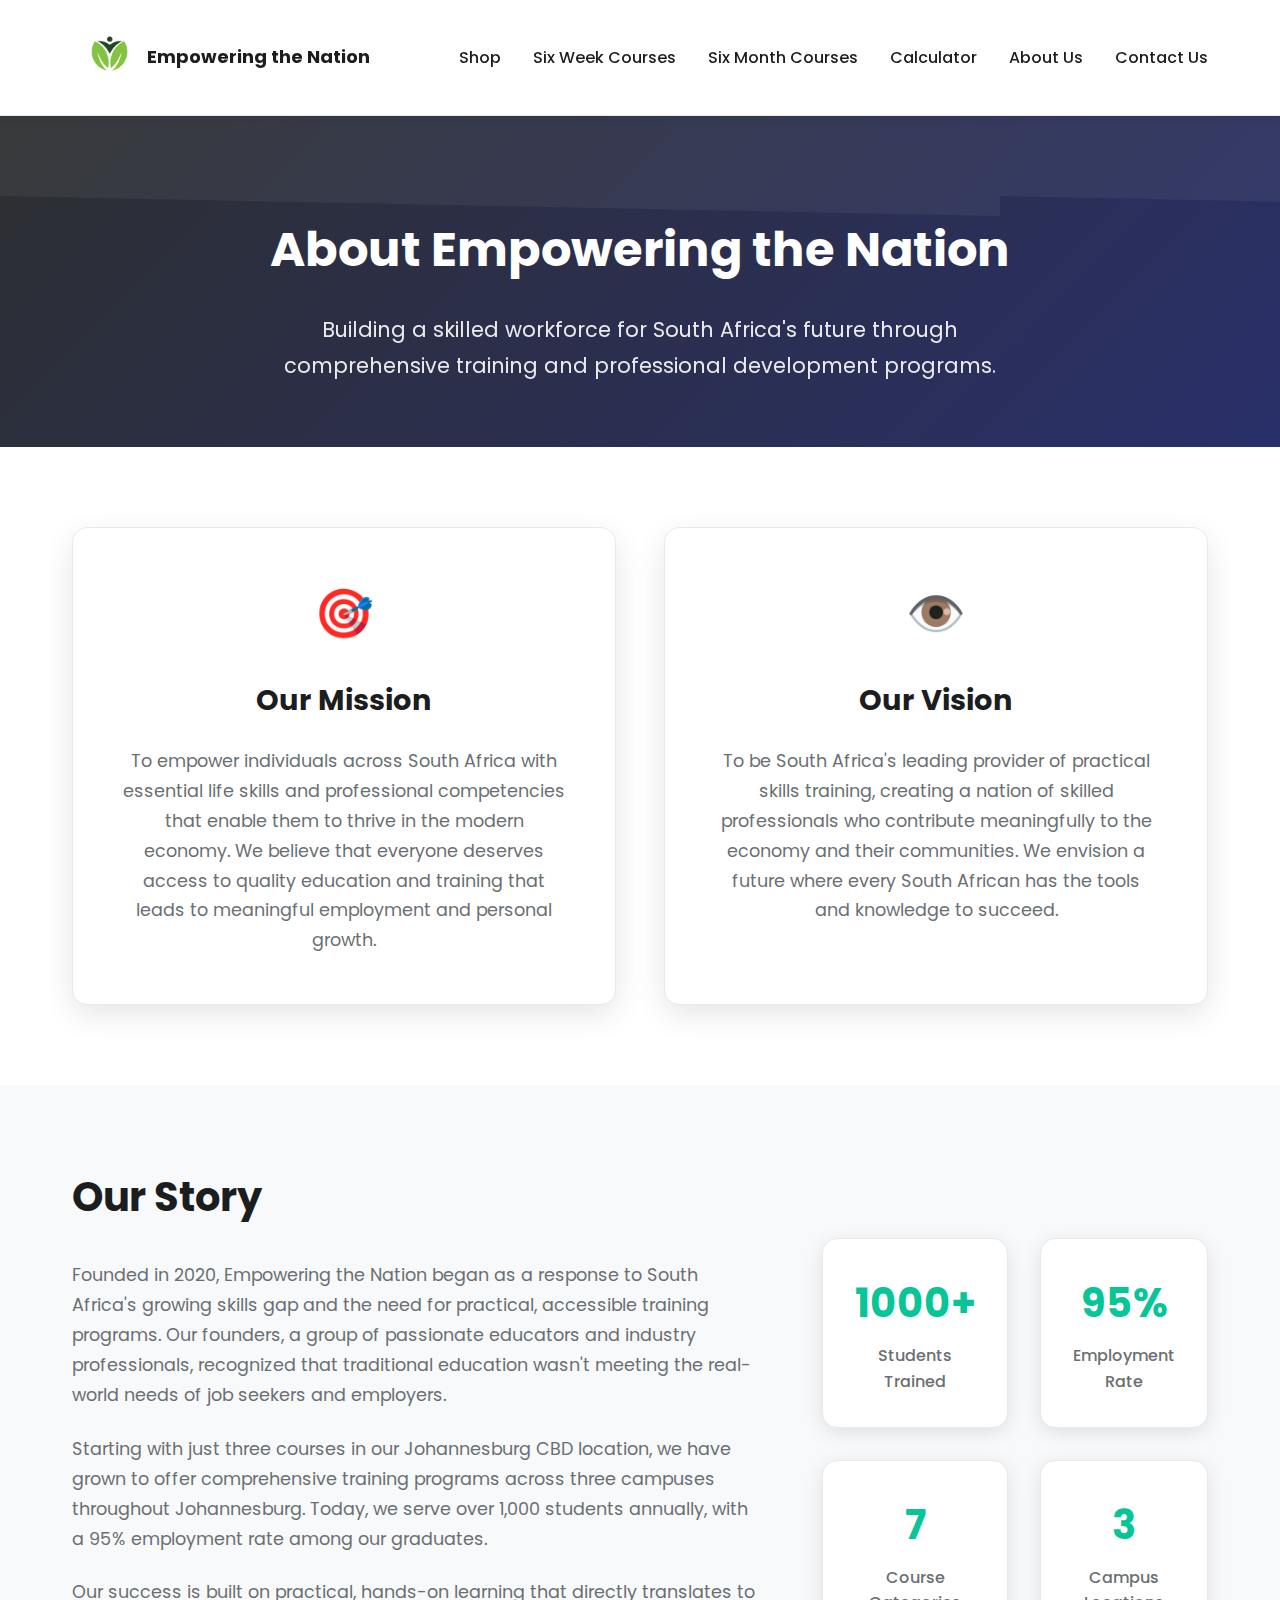
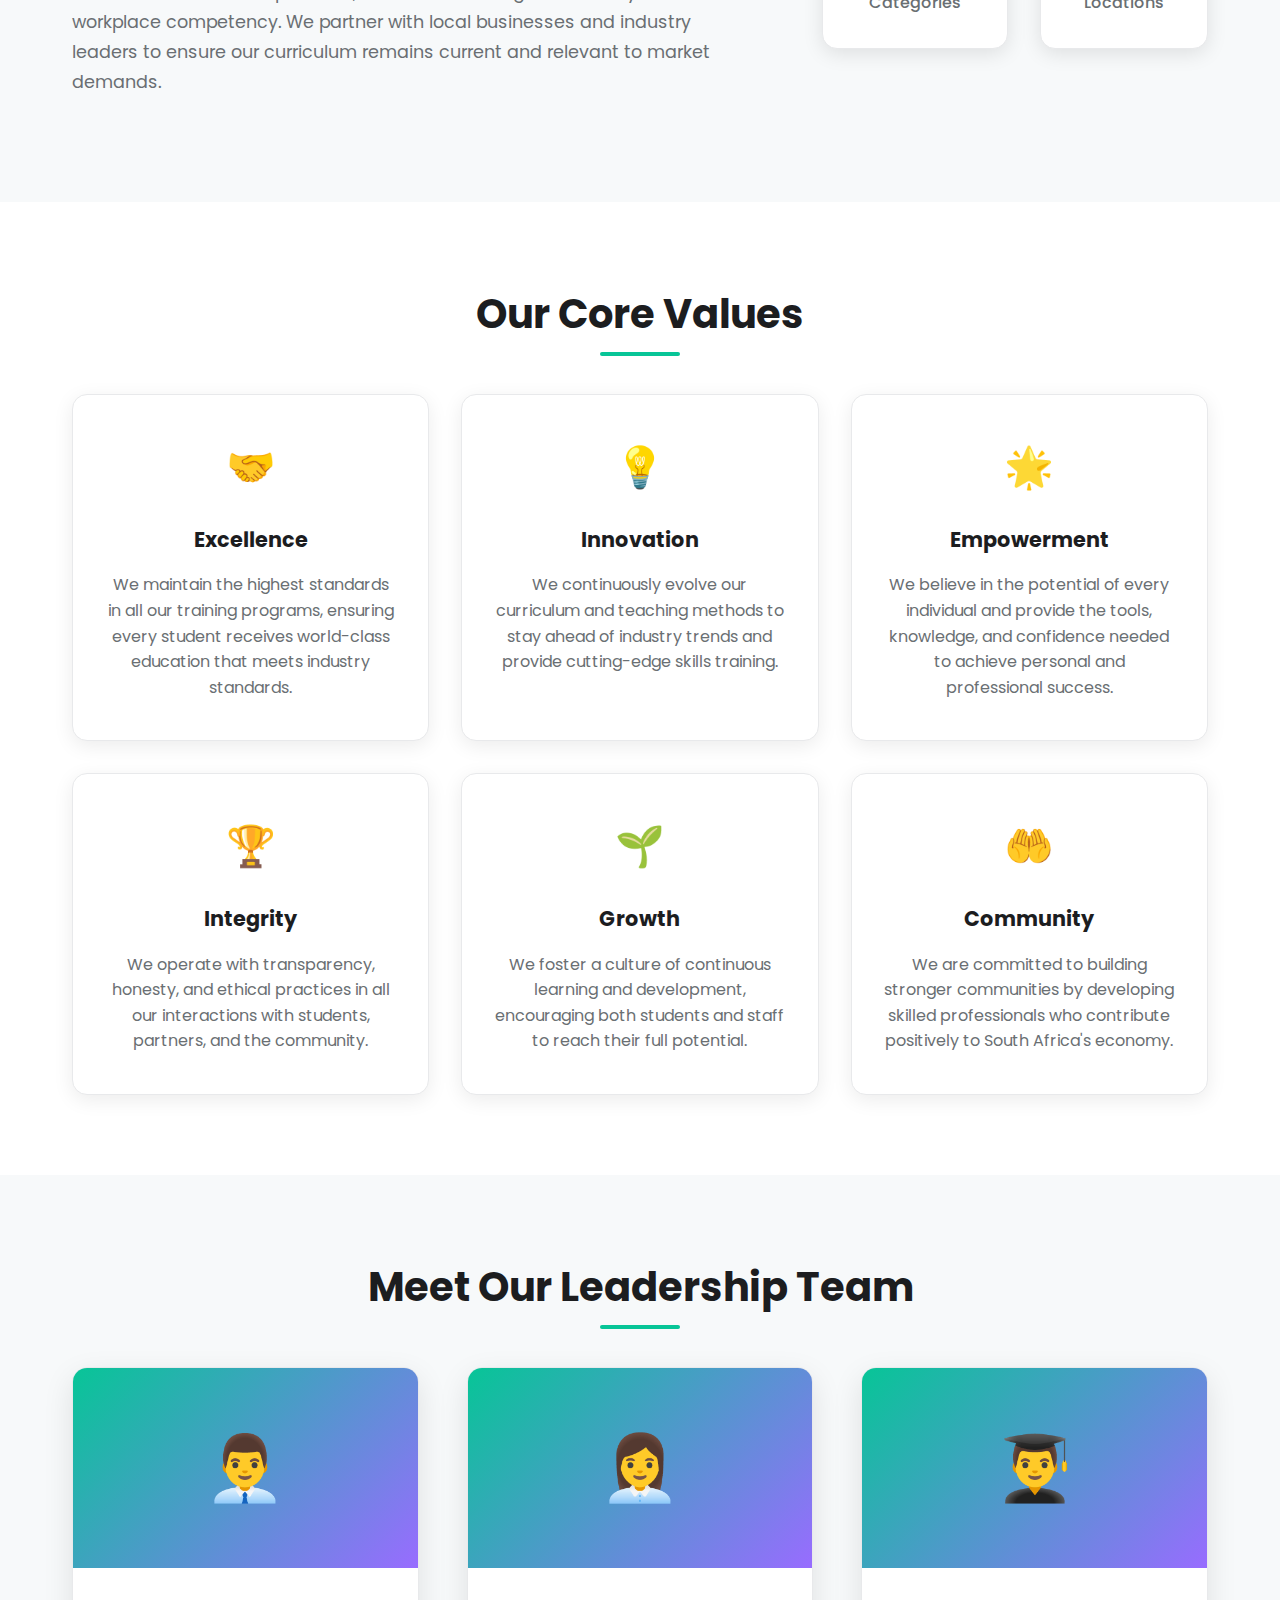
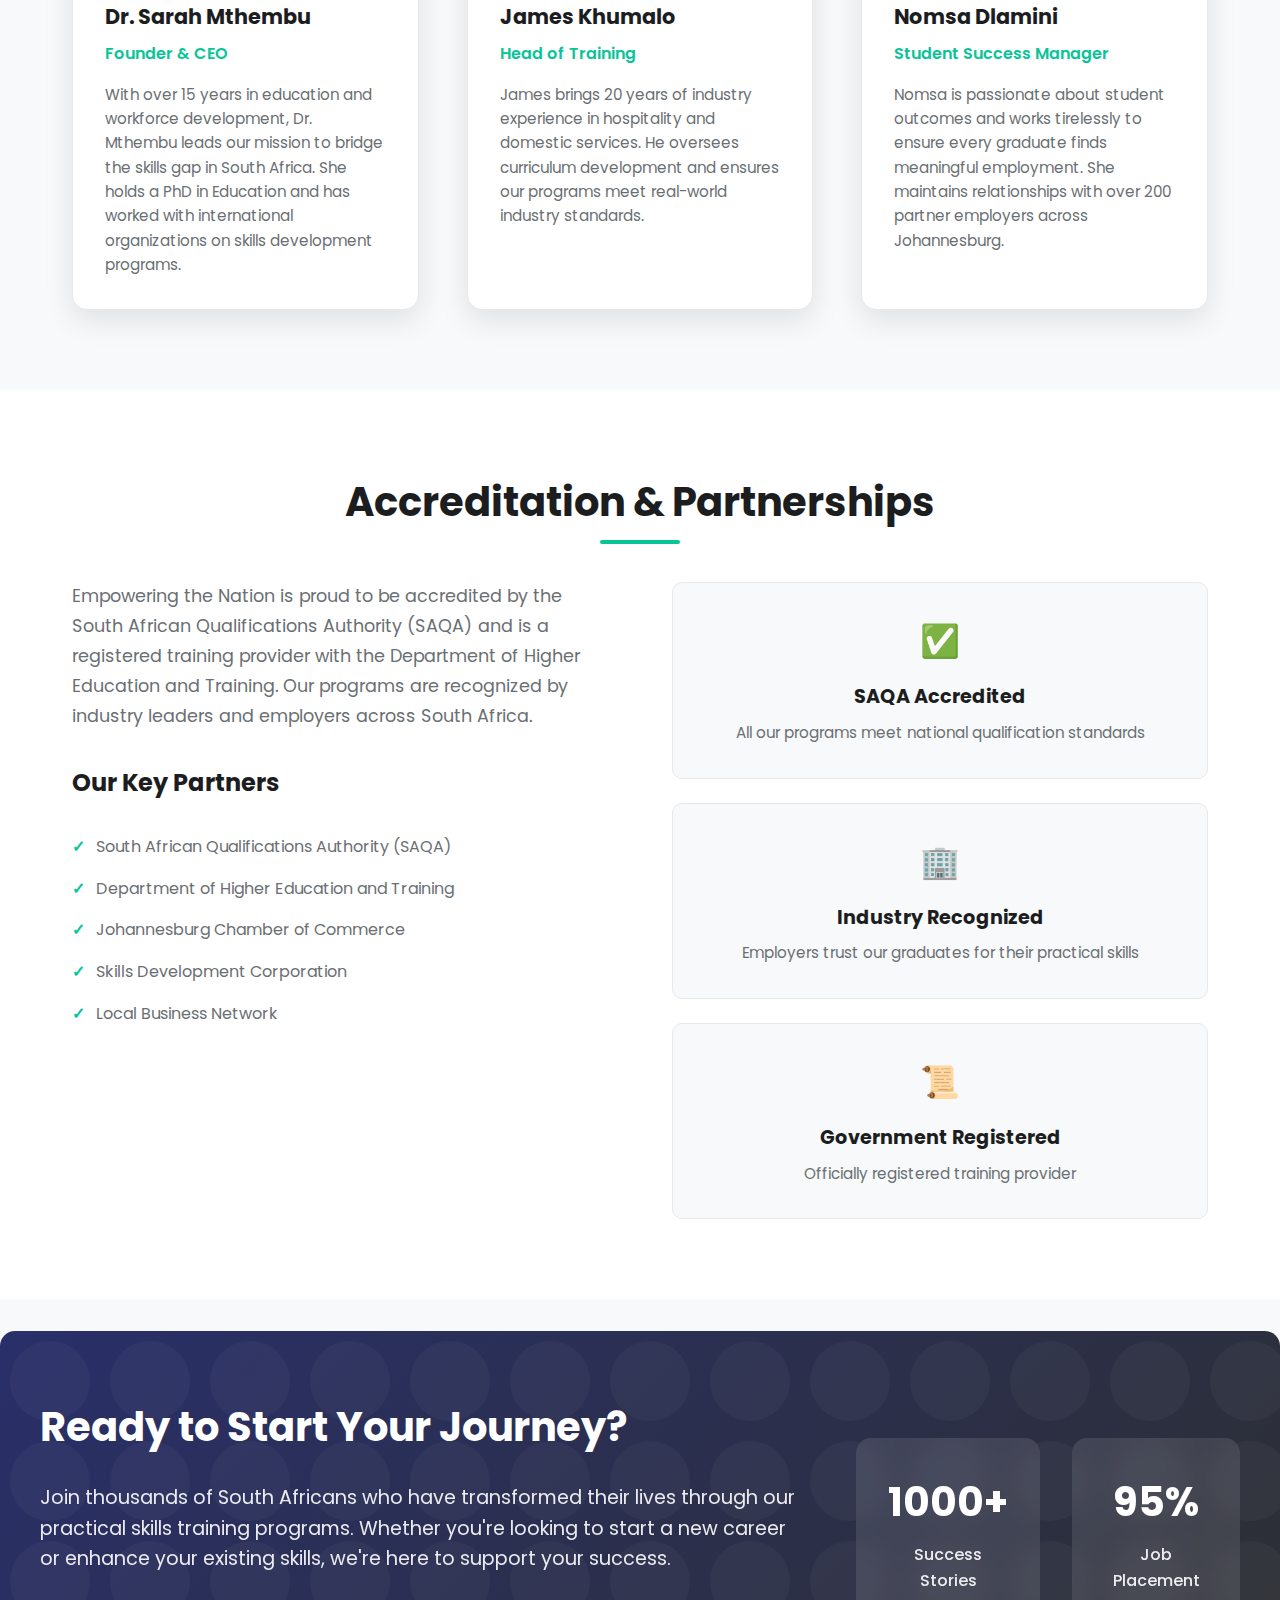
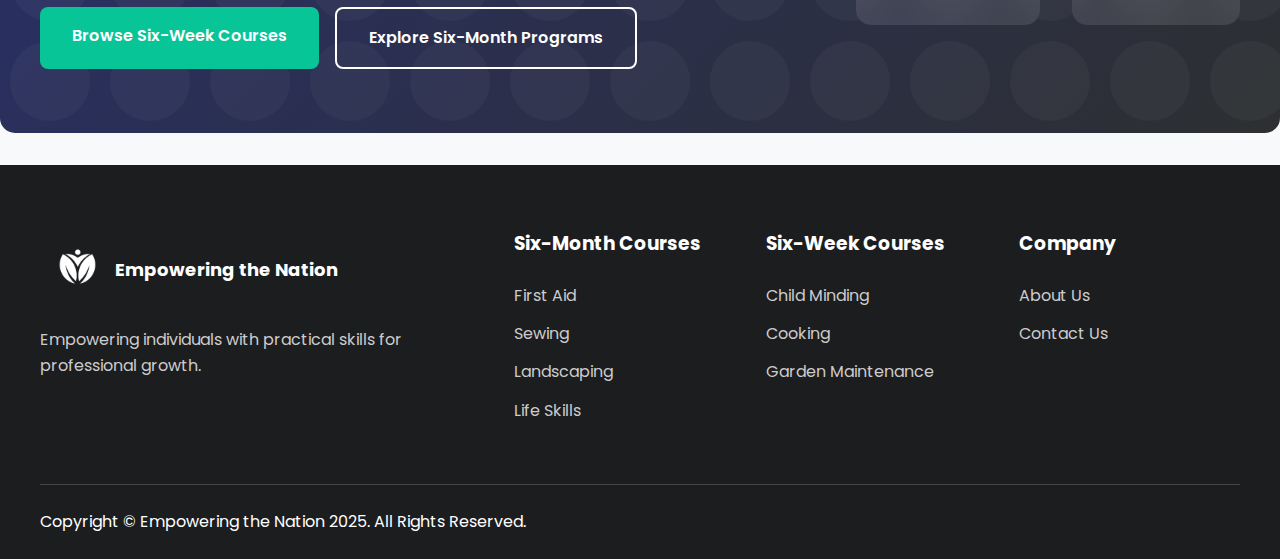
<file: about.html>
<!DOCTYPE html>
<html lang="en" dir="ltr">
<head>
    <meta http-equiv="Content-Type" content="text/html; charset=UTF-8">
    <meta name="viewport" content="width=device-width, initial-scale=1.0">
    <title>About Us - Empowering the Nation</title>
    <link rel="preconnect" href="https://fonts.googleapis.com/">
    <link rel="preconnect" href="https://fonts.gstatic.com/" crossorigin="">
    <link href="https://fonts.googleapis.com/css2?family=Poppins:wght@300;400;500;600;700&display=swap" rel="stylesheet">
    <link rel="stylesheet" href="./assets/css/about.css">
</head>
<body>
    <header class="header">
        <nav class="navbar">
            <a href="index.html" class="logo">
                <div class="logo-icon">
                    <img src="./src/logo.png" alt="Empowering the Nation Logo">
                </div>
                <span class="logo-text">Empowering the Nation</span>
            </a>
            
            <!-- Desktop Navigation -->
            <ul class="nav-menu">
                <li><a href="shop.html">Shop</a></li>
                <li><a href="six-week.html">Six Week Courses</a></li>
                <li><a href="six-month.html">Six Month Courses</a></li>
                <li><a href="cal.html">Calculator</a></li>
                <li><a href="about.html">About Us</a></li>
                <li><a href="contact.html">Contact Us</a></li>
            </ul>
            
            <!-- Hamburger Menu Button -->
            <button class="hamburger" id="hamburger">
                <span></span>
                <span></span>
                <span></span>
            </button>
        </nav>
        
        <!-- Mobile Menu Overlay -->
        <div class="mobile-menu-overlay" id="mobileMenuOverlay"></div>
        
        <!-- Mobile Navigation -->
        <div class="mobile-nav" id="mobileNav">
            <div class="mobile-nav-header">
                <span class="logo-text">Empowering the Nation</span>
                <button class="close-menu" id="closeMenu">×</button>
            </div>
            
            <ul class="mobile-nav-menu">
                <li><a href="shop.html">Shop</a></li>
                <li><a href="six-week.html">Six Week Courses</a></li>
                <li><a href="six-month.html">Six Month Courses</a></li>
                <li><a href="cal.html">Calculator</a></li>
                <li><a href="about.html" class="active">About Us</a></li>
                <li><a href="contact.html">Contact Us</a></li>
            </ul>
            
            <div class="mobile-nav-footer">
            </div>
        </div>
    </header>

    <!-- About Header -->
    <section class="about-header">
        <div class="header-content">
            <h1 class="about-title">About Empowering the Nation</h1>
            <p class="about-subtitle">Building a skilled workforce for South Africa's future through comprehensive training and professional development programs.</p>
        </div>
    </section>

    <main>
        <!-- Mission & Vision Section -->
        <section class="mission-vision">
            <div class="container">
                <div class="mission-vision-grid">
                    <div class="mission-card">
                        <div class="card-icon">🎯</div>
                        <h2>Our Mission</h2>
                        <p>To empower individuals across South Africa with essential life skills and professional competencies that enable them to thrive in the modern economy. We believe that everyone deserves access to quality education and training that leads to meaningful employment and personal growth.</p>
                    </div>
                    
                    <div class="vision-card">
                        <div class="card-icon">👁️</div>
                        <h2>Our Vision</h2>
                        <p>To be South Africa's leading provider of practical skills training, creating a nation of skilled professionals who contribute meaningfully to the economy and their communities. We envision a future where every South African has the tools and knowledge to succeed.</p>
                    </div>
                </div>
            </div>
        </section>

        <!-- Our Story Section -->
        <section class="our-story">
            <div class="container">
                <div class="story-content">
                    <div class="story-text">
                        <h2>Our Story</h2>
                        <p>Founded in 2020, Empowering the Nation began as a response to South Africa's growing skills gap and the need for practical, accessible training programs. Our founders, a group of passionate educators and industry professionals, recognized that traditional education wasn't meeting the real-world needs of job seekers and employers.</p>
                        
                        <p>Starting with just three courses in our Johannesburg CBD location, we have grown to offer comprehensive training programs across three campuses throughout Johannesburg. Today, we serve over 1,000 students annually, with a 95% employment rate among our graduates.</p>
                        
                        <p>Our success is built on practical, hands-on learning that directly translates to workplace competency. We partner with local businesses and industry leaders to ensure our curriculum remains current and relevant to market demands.</p>
                    </div>
                    <div class="story-stats">
                        <div class="stat-item">
                            <div class="stat-number">1000+</div>
                            <div class="stat-label">Students Trained</div>
                        </div>
                        <div class="stat-item">
                            <div class="stat-number">95%</div>
                            <div class="stat-label">Employment Rate</div>
                        </div>
                        <div class="stat-item">
                            <div class="stat-number">7</div>
                            <div class="stat-label">Course Categories</div>
                        </div>
                        <div class="stat-item">
                            <div class="stat-number">3</div>
                            <div class="stat-label">Campus Locations</div>
                        </div>
                    </div>
                </div>
            </div>
        </section>

        <!-- Values Section -->
        <section class="values">
            <div class="container">
                <h2 class="section-title">Our Core Values</h2>
                <div class="values-grid">
                    <div class="value-card">
                        <div class="value-icon">🤝</div>
                        <h3>Excellence</h3>
                        <p>We maintain the highest standards in all our training programs, ensuring every student receives world-class education that meets industry standards.</p>
                    </div>
                    
                    <div class="value-card">
                        <div class="value-icon">💡</div>
                        <h3>Innovation</h3>
                        <p>We continuously evolve our curriculum and teaching methods to stay ahead of industry trends and provide cutting-edge skills training.</p>
                    </div>
                    
                    <div class="value-card">
                        <div class="value-icon">🌟</div>
                        <h3>Empowerment</h3>
                        <p>We believe in the potential of every individual and provide the tools, knowledge, and confidence needed to achieve personal and professional success.</p>
                    </div>
                    
                    <div class="value-card">
                        <div class="value-icon">🏆</div>
                        <h3>Integrity</h3>
                        <p>We operate with transparency, honesty, and ethical practices in all our interactions with students, partners, and the community.</p>
                    </div>
                    
                    <div class="value-card">
                        <div class="value-icon">🌱</div>
                        <h3>Growth</h3>
                        <p>We foster a culture of continuous learning and development, encouraging both students and staff to reach their full potential.</p>
                    </div>
                    
                    <div class="value-card">
                        <div class="value-icon">🤲</div>
                        <h3>Community</h3>
                        <p>We are committed to building stronger communities by developing skilled professionals who contribute positively to South Africa's economy.</p>
                    </div>
                </div>
            </div>
        </section>

        <!-- Team Section -->
        <section class="team">
            <div class="container">
                <h2 class="section-title">Meet Our Leadership Team</h2>
                <div class="team-grid">
                    <div class="team-member">
                        <div class="member-photo">
                            <div class="photo-placeholder">👨‍💼</div>
                        </div>
                        <div class="member-info">
                            <h3>Dr. Sarah Mthembu</h3>
                            <p class="member-role">Founder & CEO</p>
                            <p class="member-bio">With over 15 years in education and workforce development, Dr. Mthembu leads our mission to bridge the skills gap in South Africa. She holds a PhD in Education and has worked with international organizations on skills development programs.</p>
                        </div>
                    </div>
                    
                    <div class="team-member">
                        <div class="member-photo">
                            <div class="photo-placeholder">👩‍💼</div>
                        </div>
                        <div class="member-info">
                            <h3>James Khumalo</h3>
                            <p class="member-role">Head of Training</p>
                            <p class="member-bio">James brings 20 years of industry experience in hospitality and domestic services. He oversees curriculum development and ensures our programs meet real-world industry standards.</p>
                        </div>
                    </div>
                    
                    <div class="team-member">
                        <div class="member-photo">
                            <div class="photo-placeholder">👨‍🎓</div>
                        </div>
                        <div class="member-info">
                            <h3>Nomsa Dlamini</h3>
                            <p class="member-role">Student Success Manager</p>
                            <p class="member-bio">Nomsa is passionate about student outcomes and works tirelessly to ensure every graduate finds meaningful employment. She maintains relationships with over 200 partner employers across Johannesburg.</p>
                        </div>
                    </div>
                </div>
            </div>
        </section>

        <!-- Accreditation Section -->
        <section class="accreditation">
            <div class="container">
                <h2 class="section-title">Accreditation & Partnerships</h2>
                <div class="accreditation-content">
                    <div class="accreditation-text">
                        <p>Empowering the Nation is proud to be accredited by the South African Qualifications Authority (SAQA) and is a registered training provider with the Department of Higher Education and Training. Our programs are recognized by industry leaders and employers across South Africa.</p>
                        
                        <div class="partnerships">
                            <h3>Our Key Partners</h3>
                            <ul>
                                <li>South African Qualifications Authority (SAQA)</li>
                                <li>Department of Higher Education and Training</li>
                                <li>Johannesburg Chamber of Commerce</li>
                                <li>Skills Development Corporation</li>
                                <li>Local Business Network</li>
                            </ul>
                        </div>
                    </div>
                    
                    <div class="certifications">
                        <div class="cert-item">
                            <div class="cert-icon">✅</div>
                            <h4>SAQA Accredited</h4>
                            <p>All our programs meet national qualification standards</p>
                        </div>
                        
                        <div class="cert-item">
                            <div class="cert-icon">🏢</div>
                            <h4>Industry Recognized</h4>
                            <p>Employers trust our graduates for their practical skills</p>
                        </div>
                        
                        <div class="cert-item">
                            <div class="cert-icon">📜</div>
                            <h4>Government Registered</h4>
                            <p>Officially registered training provider</p>
                        </div>
                    </div>
                </div>
            </div>
        </section>

        <!-- Call to Action -->
        <section class="cta-section">
            <div class="cta-content">
                <div class="cta-text">
                    <h2>Ready to Start Your Journey?</h2>
                    <p>Join thousands of South Africans who have transformed their lives through our practical skills training programs. Whether you're looking to start a new career or enhance your existing skills, we're here to support your success.</p>
                    <div class="cta-buttons">
                        <a href="six-week.html" class="cta-btn primary">Browse Six-Week Courses</a>
                        <a href="six-month.html" class="cta-btn secondary">Explore Six-Month Programs</a>
                    </div>
                </div>
                <div class="cta-visual">
                    <div class="cta-stats">
                        <div class="cta-stat">
                            <div class="stat-number">1000+</div>
                            <div class="stat-label">Success Stories</div>
                        </div>
                        <div class="cta-stat">
                            <div class="stat-number">95%</div>
                            <div class="stat-label">Job Placement</div>
                        </div>
                    </div>
                </div>
            </div>
        </section>
    </main>

    <footer class="footer">
        <div class="footer-content">
            <div class="footer-section">
                <a href="index.html" class="logo" style="color: white;">
                    <div class="logo-icon">
                        <img src="./src/logo.png" alt="Empowering the Nation Logo" class="footer-logo">
                    </div>
                    <span class="logo-text">Empowering the Nation</span>
                </a>
                <p style="margin-top: 1rem; color: #ccc;">Empowering individuals with practical skills for professional growth.</p>
            </div>
            <div class="footer-section">
                <h3>Six-Month Courses</h3>
                <ul>
                    <li><a href="first-aid.html">First Aid</a></li>
                    <li><a href="sewing.html">Sewing</a></li>
                    <li><a href="landscaping.html">Landscaping</a></li>
                    <li><a href="life-skills.html">Life Skills</a></li>
                </ul>
            </div>
            <div class="footer-section">
                <h3>Six-Week Courses</h3>
                <ul>
                    <li><a href="child-minding.html">Child Minding</a></li>
                    <li><a href="cooking.html">Cooking</a></li>
                    <li><a href="garden-maintenance.html">Garden Maintenance</a></li>
                </ul>
            </div>
            <div class="footer-section">
                <h3>Company</h3>
                <ul>
                    <li><a href="about.html">About Us</a></li>
                    <li><a href="contact.html">Contact Us</a></li>
                </ul>
            </div>
        </div>
        <div class="footer-bottom">
            <p>Copyright © Empowering the Nation 2025. All Rights Reserved.</p>
        </div>
    </footer>

    <script src="./assets/js/main.js"></script>
</body>
</html>
</file>
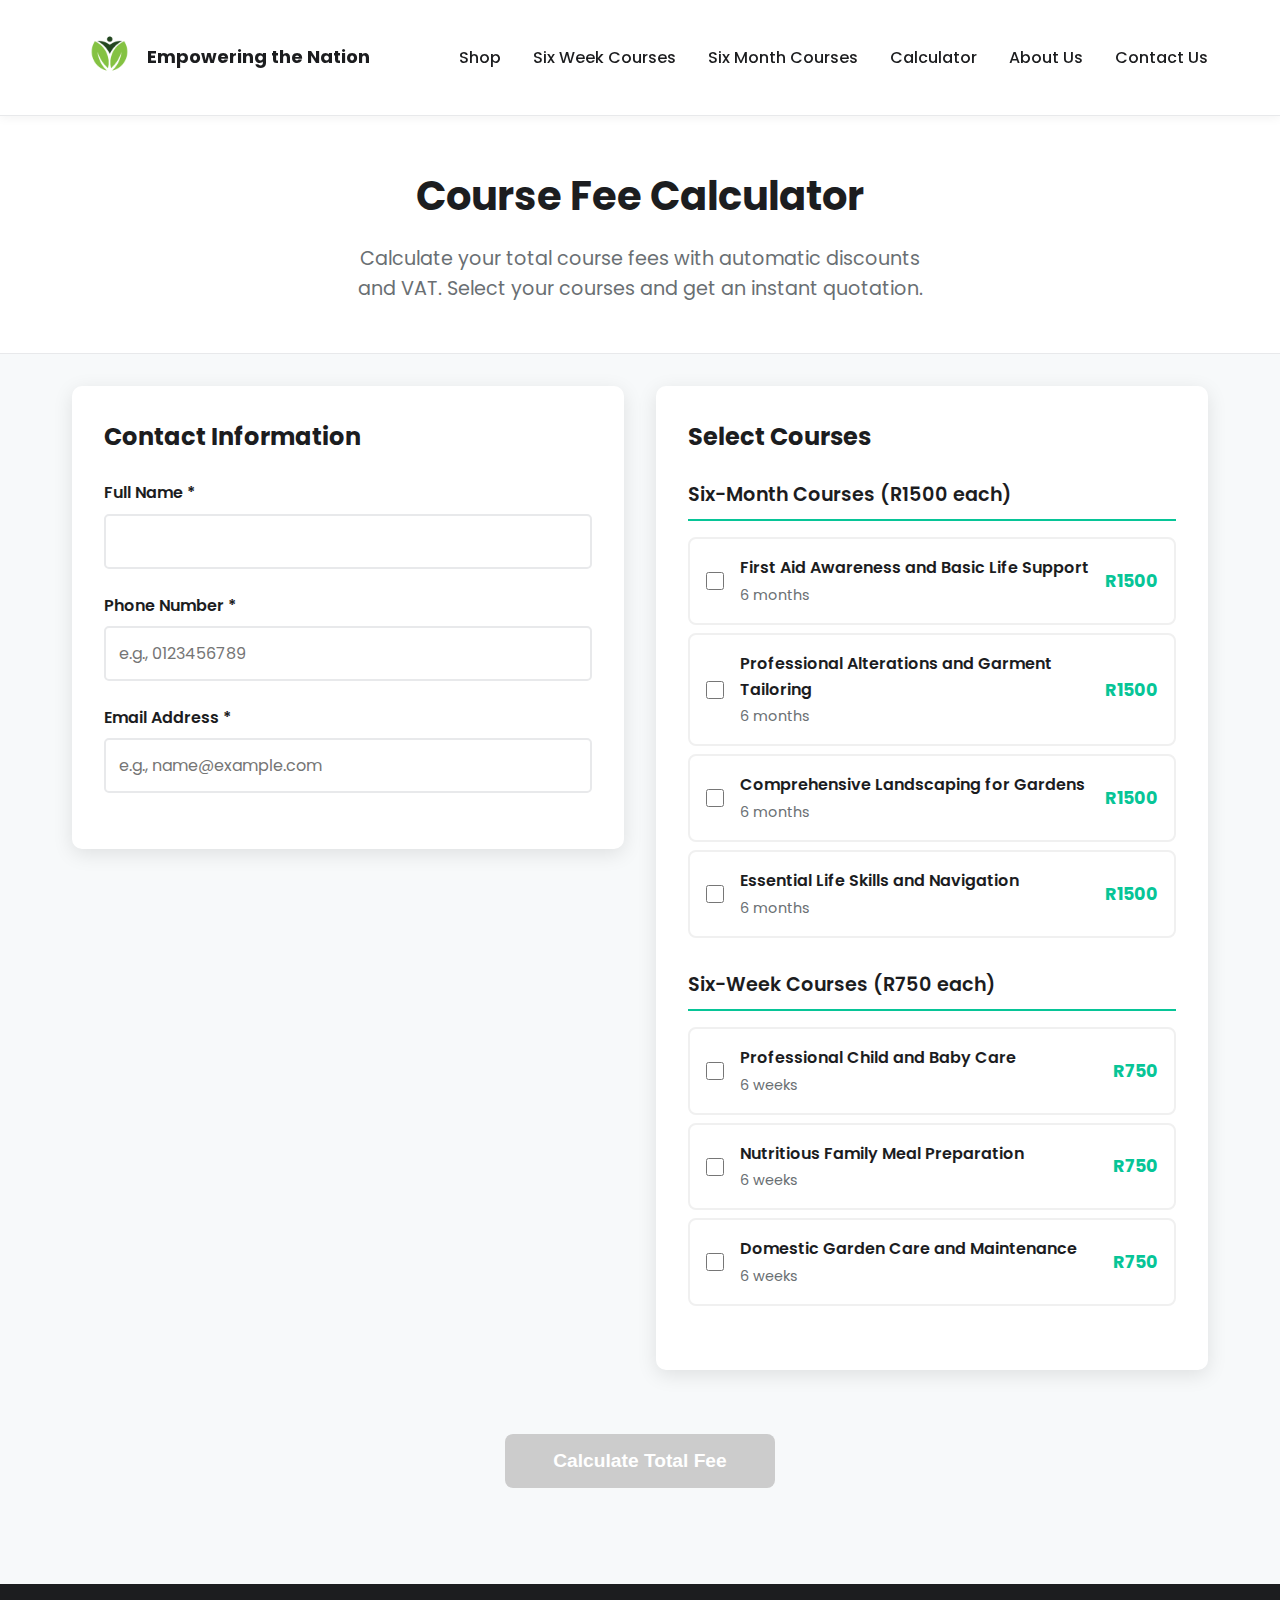
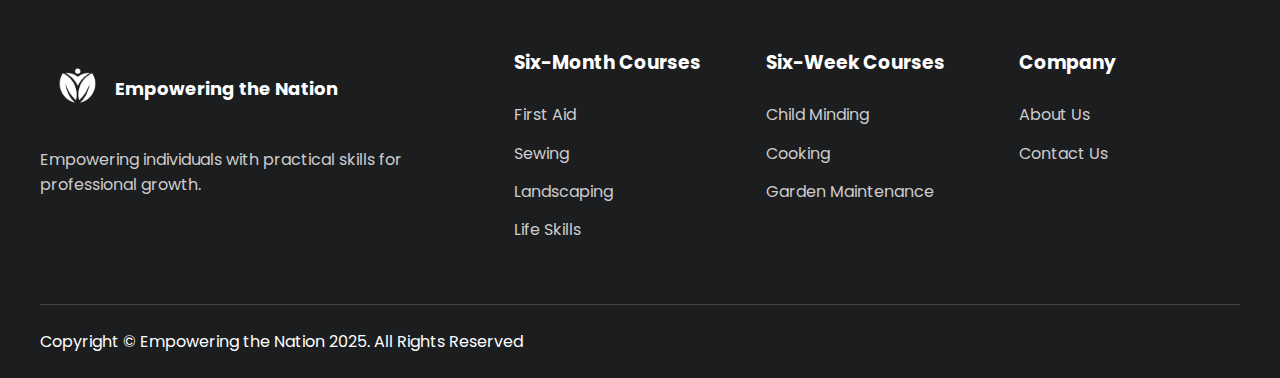
<file: cal.html>
<!DOCTYPE html>
<html lang="en" dir="ltr">
<head>
    <meta http-equiv="Content-Type" content="text/html; charset=UTF-8">
    <meta name="viewport" content="width=device-width, initial-scale=1.0">
    <title>Course Fee Calculator - Empowering the Nation</title>
    <link rel="preconnect" href="https://fonts.googleapis.com/">
    <link rel="preconnect" href="https://fonts.gstatic.com/" crossorigin="">
    <link href="https://fonts.googleapis.com/css2?family=Poppins:wght@300;400;500;600;700&display=swap" rel="stylesheet">
    <link rel="stylesheet" href="./assets/css/calculator.css">
</head>
<body>
    <header class="header">
        <nav class="navbar">
            <a href="index.html" class="logo">
                <div class="logo-icon">
                    <img src="./src/logo.png" alt="Empowering the Nation Logo">
                </div>
                <span class="logo-text">Empowering the Nation</span>
            </a>
            <ul class="nav-menu">
                <li><a href="shop.html">Shop</a></li>
                <li><a href="six-week.html">Six Week Courses</a></li>
                <li><a href="six-month.html">Six Month Courses</a></li>
                <li><a href="cal.html">Calculator</a></li>
                <li><a href="about.html">About Us</a></li>
                <li><a href="contact.html">Contact Us</a></li>
            </ul>
            <div class="burger-menu" onclick="toggleMobileMenu()">
                <span></span>
                <span></span>
                <span></span>
            </div>
        </nav>
    </header>

    <!-- Calculator Header -->
    <section class="calculator-header">
        <h1 class="calculator-title">Course Fee Calculator</h1>
        <p class="calculator-subtitle">Calculate your total course fees with automatic discounts and VAT. Select your courses and get an instant quotation.</p>
    </section>

    <main>
        <div class="calculator-container">
            <!-- Contact Form Section -->
            <div class="contact-section">
                <h2 class="section-title">Contact Information</h2>
                <form id="contactForm">
                    <div class="form-group">
                        <label for="customerName" class="form-label">Full Name *</label>
                        <input type="text" id="customerName" name="customerName" class="form-input" required>
                        <div class="error-message" id="nameError">Please enter your full name</div>
                    </div>

                    <div class="form-group">
                        <label for="customerPhone" class="form-label">Phone Number *</label>
                        <input type="tel" id="customerPhone" name="customerPhone" class="form-input" placeholder="e.g., 0123456789" required>
                        <div class="error-message" id="phoneError">Please enter a valid phone number (10 digits)</div>
                    </div>

                    <div class="form-group">
                        <label for="customerEmail" class="form-label">Email Address *</label>
                        <input type="email" id="customerEmail" name="customerEmail" class="form-input" placeholder="e.g., name@example.com" required>
                        <div class="error-message" id="emailError">Please enter a valid email address</div>
                    </div>
                </form>
            </div>

            <!-- Course Selection Section -->
            <div class="courses-section">
                <h2 class="section-title">Select Courses</h2>
                
                <!-- Six-Month Courses -->
                <div class="course-category">
                    <h3 class="category-title">Six-Month Courses (R1500 each)</h3>
                    
                    <div class="course-item" onclick="toggleCourse(this, 'first-aid', 1500)">
                        <input type="checkbox" id="first-aid" class="course-checkbox">
                        <div class="course-info">
                            <div class="course-name">First Aid Awareness and Basic Life Support</div>
                            <div class="course-duration">6 months</div>
                        </div>
                        <div class="course-price">R1500</div>
                    </div>

                    <div class="course-item" onclick="toggleCourse(this, 'sewing', 1500)">
                        <input type="checkbox" id="sewing" class="course-checkbox">
                        <div class="course-info">
                            <div class="course-name">Professional Alterations and Garment Tailoring</div>
                            <div class="course-duration">6 months</div>
                        </div>
                        <div class="course-price">R1500</div>
                    </div>

                    <div class="course-item" onclick="toggleCourse(this, 'landscaping', 1500)">
                        <input type="checkbox" id="landscaping" class="course-checkbox">
                        <div class="course-info">
                            <div class="course-name">Comprehensive Landscaping for Gardens</div>
                            <div class="course-duration">6 months</div>
                        </div>
                        <div class="course-price">R1500</div>
                    </div>

                    <div class="course-item" onclick="toggleCourse(this, 'life-skills', 1500)">
                        <input type="checkbox" id="life-skills" class="course-checkbox">
                        <div class="course-info">
                            <div class="course-name">Essential Life Skills and Navigation</div>
                            <div class="course-duration">6 months</div>
                        </div>
                        <div class="course-price">R1500</div>
                    </div>
                </div>

                <!-- Six-Week Courses -->
                <div class="course-category">
                    <h3 class="category-title">Six-Week Courses (R750 each)</h3>
                    
                    <div class="course-item" onclick="toggleCourse(this, 'child-minding', 750)">
                        <input type="checkbox" id="child-minding" class="course-checkbox">
                        <div class="course-info">
                            <div class="course-name">Professional Child and Baby Care</div>
                            <div class="course-duration">6 weeks</div>
                        </div>
                        <div class="course-price">R750</div>
                    </div>

                    <div class="course-item" onclick="toggleCourse(this, 'cooking', 750)">
                        <input type="checkbox" id="cooking" class="course-checkbox">
                        <div class="course-info">
                            <div class="course-name">Nutritious Family Meal Preparation</div>
                            <div class="course-duration">6 weeks</div>
                        </div>
                        <div class="course-price">R750</div>
                    </div>

                    <div class="course-item" onclick="toggleCourse(this, 'garden-maintenance', 750)">
                        <input type="checkbox" id="garden-maintenance" class="course-checkbox">
                        <div class="course-info">
                            <div class="course-name">Domestic Garden Care and Maintenance</div>
                            <div class="course-duration">6 weeks</div>
                        </div>
                        <div class="course-price">R750</div>
                    </div>
                </div>
            </div>

            <!-- Calculate Button -->
            <div class="calculate-section">
                <button class="calculate-btn" onclick="calculateTotal()" id="calculateBtn">
                    Calculate Total Fee
                </button>
            </div>

            <!-- Results Section -->
            <div class="results-section" id="resultsSection">
                <h2 class="section-title">Quotation Summary</h2>
                
                <div class="quotation-summary" id="quotationSummary">
                    <!-- Summary will be populated by JavaScript -->
                </div>

                <div class="selected-courses">
                    <h3 class="section-title">Selected Courses Breakdown</h3>
                    <div class="courses-breakdown" id="coursesBreakdown">
                        <!-- Breakdown will be populated by JavaScript -->
                    </div>
                </div>
            </div>
        </div>
    </main>

    <footer class="footer">
        <div class="footer-content">
            <div class="footer-section">
                <a href="index.html" class="logo" style="color: white;">
                    <div class="logo-icon">
                        <img src="./src/logo.png" alt="Empowering the Nation Logo" class="footer-logo">
                    </div>
                    <span class="logo-text">Empowering the Nation</span>
                </a>
                <p style="margin-top: 1rem; color: #ccc;">Empowering individuals with practical skills for professional growth.</p>
            </div>
            <div class="footer-section">
                <h3>Six-Month Courses</h3>
                <ul>
                    <li><a href="first-aid.html">First Aid</a></li>
                    <li><a href="sewing.html">Sewing</a></li>
                    <li><a href="landscaping.html">Landscaping</a></li>
                    <li><a href="life-skills.html">Life Skills</a></li>
                </ul>
            </div>
            <div class="footer-section">
                <h3>Six-Week Courses</h3>
                <ul>
                    <li><a href="child-minding.html">Child Minding</a></li>
                    <li><a href="cooking.html">Cooking</a></li>
                    <li><a href="garden-maintenance.html">Garden Maintenance</a></li>
                </ul>
            </div>
            <div class="footer-section">
                <h3>Company</h3>
                <ul>
                    <li><a href="about.html">About Us</a></li>
                    <li><a href="contact.html">Contact Us</a></li>
                </ul>
            </div>
        </div>
        <div class="footer-bottom">
            <p>Copyright © Empowering the Nation 2025. All Rights Reserved</p>
        </div>
    </footer>

    <script src="./assets/js/calculator.js"></script>
</body>
</html>
</file>
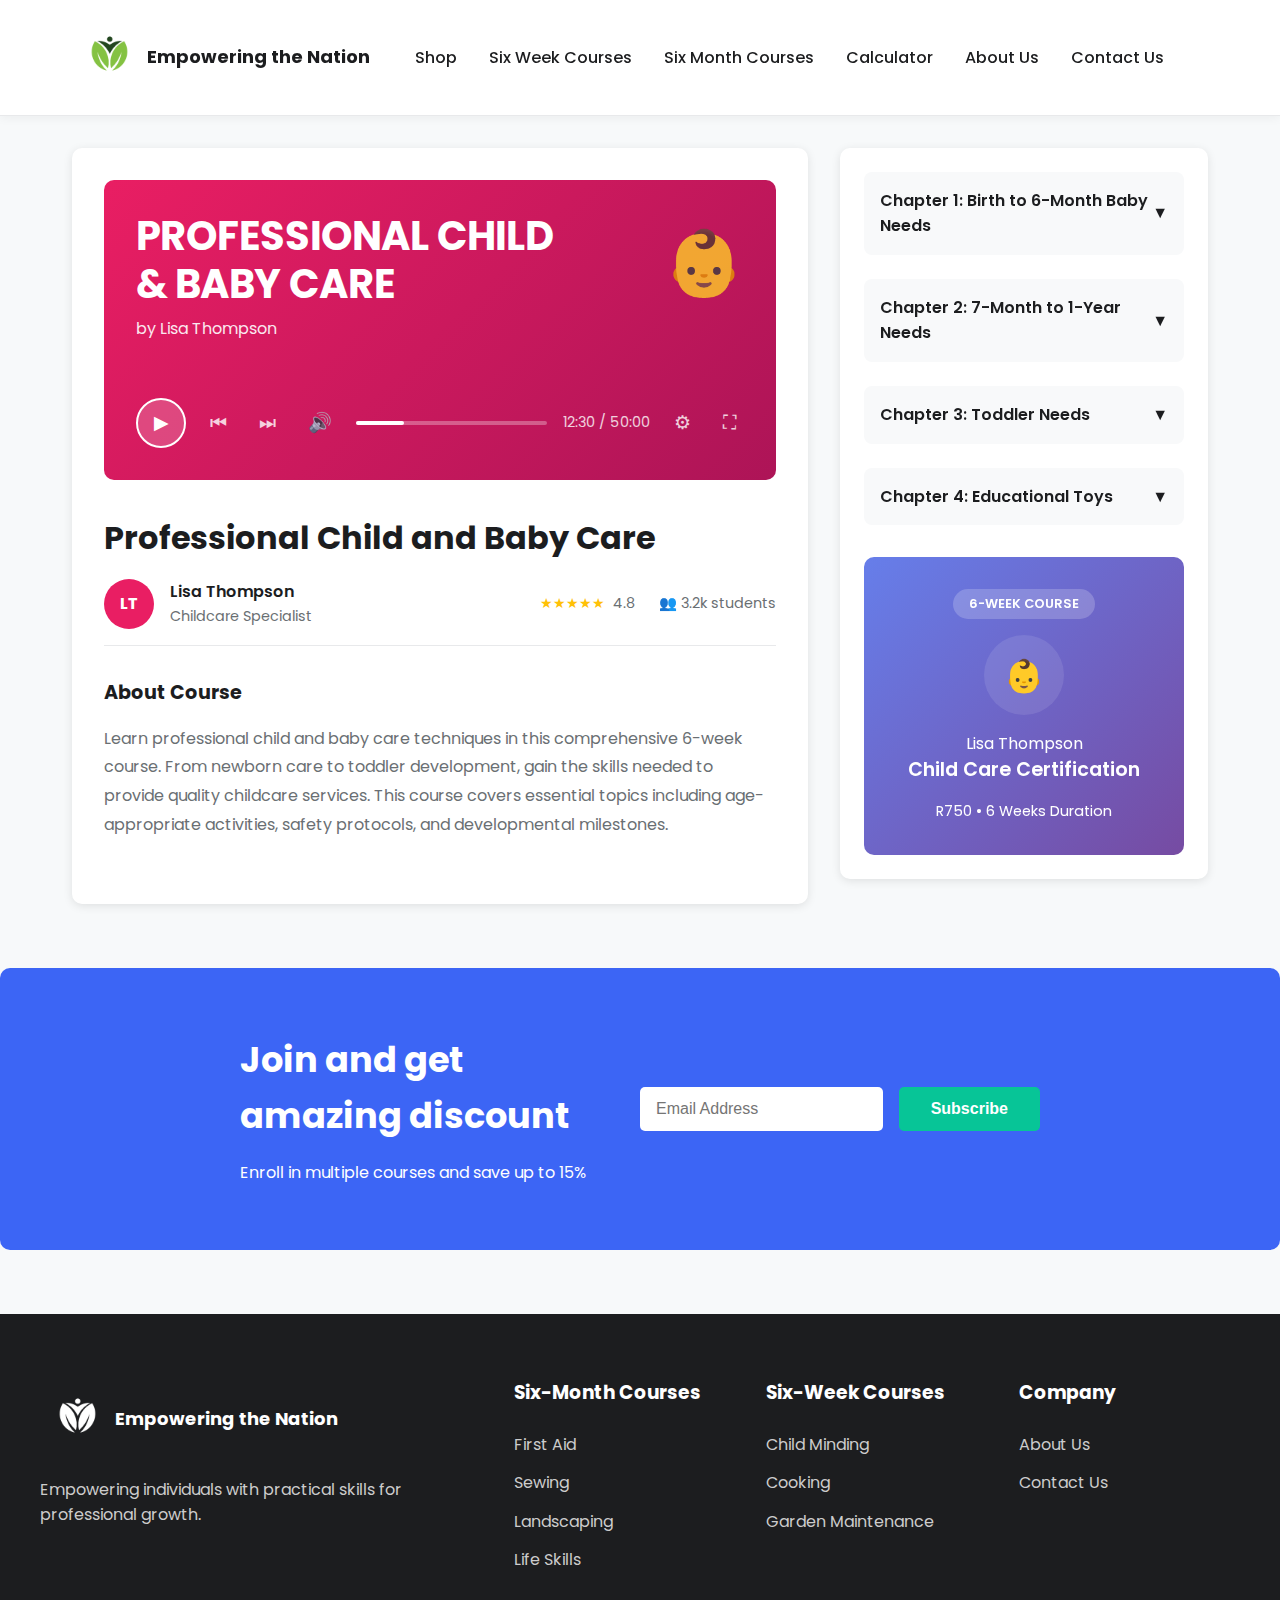
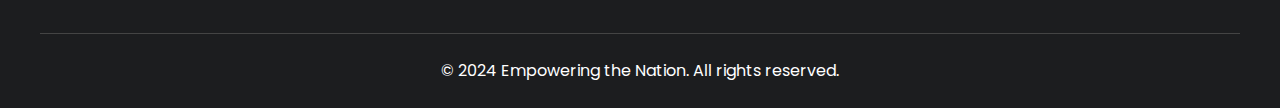
<file: child-minding.html>
<!DOCTYPE html>
<html lang="en" dir="ltr">
<head>
    <meta http-equiv="Content-Type" content="text/html; charset=UTF-8">
    <meta name="viewport" content="width=device-width, initial-scale=1.0">
    <title>Child Minding Course - Empowering the Nation</title>
    <link rel="preconnect" href="https://fonts.googleapis.com/">
    <link rel="preconnect" href="https://fonts.gstatic.com/" crossorigin="">
    <link href="https://fonts.googleapis.com/css2?family=Poppins:wght@300;400;500;600;700&display=swap" rel="stylesheet">
    <link rel="stylesheet" href="./assets/css/child-minding.css">
</head>
<body>
    <header class="header">
        <nav class="navbar">
            <a href="index.html" class="logo">
                <div class="logo-icon">
                    <img src="./src/logo.png" alt="Empowering the Nation Logo">
                </div>
                <span class="logo-text">Empowering the Nation</span>
            </a>
            <ul class="nav-menu">
                <li><a href="shop.html">Shop</a></li>
                <li><a href="six-week.html">Six Week Courses</a></li>
                <li><a href="six-month.html">Six Month Courses</a></li>
                <li><a href="cal.html">Calculator</a></li>
                <li><a href="about.html">About Us</a></li>
                <li><a href="contact.html">Contact Us</a></li>
            </ul>
            <div class="burger-menu" onclick="toggleMobileMenu()">
                <span></span>
                <span></span>
                <span></span>
            </div>
        </nav>
    </header>

    <main>
        <div class="course-container">
            <div class="main-content">
                <div class="video-player">
                    <div class="video-content">
                        <div>
                            <h1>PROFESSIONAL CHILD<br>& BABY CARE</h1>
                            <div class="instructor-name">by Lisa Thompson</div>
                        </div>
                        <div class="instructor-image">👶</div>
                    </div>
                    <div class="video-controls">
                        <button class="play-btn">▶</button>
                        <button class="control-btn">⏮</button>
                        <button class="control-btn">⏭</button>
                        <button class="control-btn">🔊</button>
                        <div class="progress-bar">
                            <div class="progress-fill"></div>
                        </div>
                        <div class="time-display">12:30 / 50:00</div>
                        <button class="control-btn">⚙</button>
                        <button class="control-btn">⛶</button>
                    </div>
                </div>

                <h2 class="course-title">Professional Child and Baby Care</h2>
                <div class="course-meta">
                    <div class="instructor-info">
                        <div class="instructor-avatar">LT</div>
                        <div>
                            <div style="font-weight: 600;">Lisa Thompson</div>
                            <div style="font-size: 0.9rem; color: var(--text-light);">Childcare Specialist</div>
                        </div>
                    </div>
                    <div class="rating">
                        <span class="stars">★★★★★</span>
                        <span>4.8</span>
                        <span style="margin-left: 1rem;">👥 3.2k students</span>
                    </div>
                </div>
                
                <h3 style="margin-bottom: 1rem; font-size: 1.2rem;">About Course</h3>
                <p class="course-description">
                    Learn professional child and baby care techniques in this comprehensive 6-week course. From newborn care to toddler development, gain the skills needed to provide quality childcare services. This course covers essential topics including age-appropriate activities, safety protocols, and developmental milestones.
                </p>
            </div>

            <aside class="course-sidebar">
                <div class="sidebar-section">
                    <div class="sidebar-title" onclick="toggleChapter(this)">
                        Chapter 1: Birth to 6-Month Baby Needs
                        <span>▼</span>
                    </div>
                    <ul class="chapter-list" style="display: none;">
                        <li class="chapter-item">
                            <span class="chapter-name">6 Videos • 45 minutes</span>
                        </li>
                        <li class="chapter-item">
                            <span class="chapter-name">Newborn Care Basics</span>
                            <div class="chapter-status">○</div>
                        </li>
                        <li class="chapter-item">
                            <span class="chapter-name">Feeding Techniques</span>
                            <div class="chapter-status">○</div>
                        </li>
                        <li class="chapter-item">
                            <span class="chapter-name">Sleep Patterns</span>
                            <div class="chapter-status">○</div>
                        </li>
                        <li class="chapter-item">
                            <span class="chapter-name">Safety Protocols</span>
                            <div class="chapter-status">○</div>
                        </li>
                    </ul>
                </div>

                <div class="sidebar-section">
                    <div class="sidebar-title" onclick="toggleChapter(this)">
                        Chapter 2: 7-Month to 1-Year Needs
                        <span>▼</span>
                    </div>
                    <ul class="chapter-list" style="display: none;">
                        <li class="chapter-item">
                            <span class="chapter-name">5 Videos • 35 minutes</span>
                        </li>
                        <li class="chapter-item">
                            <span class="chapter-name">Solid Food Introduction</span>
                            <div class="chapter-status">○</div>
                        </li>
                        <li class="chapter-item">
                            <span class="chapter-name">Motor Development</span>
                            <div class="chapter-status">○</div>
                        </li>
                        <li class="chapter-item">
                            <span class="chapter-name">Language Development</span>
                            <div class="chapter-status">○</div>
                        </li>
                    </ul>
                </div>

                <div class="sidebar-section">
                    <div class="sidebar-title" onclick="toggleChapter(this)">
                        Chapter 3: Toddler Needs
                        <span>▼</span>
                    </div>
                    <ul class="chapter-list" style="display: none;">
                        <li class="chapter-item">
                            <span class="chapter-name">7 Videos • 50 minutes</span>
                        </li>
                        <li class="chapter-item">
                            <span class="chapter-name">Behavior Management</span>
                            <div class="chapter-status">○</div>
                        </li>
                        <li class="chapter-item">
                            <span class="chapter-name">Potty Training</span>
                            <div class="chapter-status">○</div>
                        </li>
                        <li class="chapter-item">
                            <span class="chapter-name">Social Skills</span>
                            <div class="chapter-status">○</div>
                        </li>
                        <li class="chapter-item">
                            <span class="chapter-name">Nutrition for Toddlers</span>
                            <div class="chapter-status">○</div>
                        </li>
                    </ul>
                </div>

                <div class="sidebar-section">
                    <div class="sidebar-title" onclick="toggleChapter(this)">
                        Chapter 4: Educational Toys
                        <span>▼</span>
                    </div>
                    <ul class="chapter-list" style="display: none;">
                        <li class="chapter-item">
                            <span class="chapter-name">4 Videos • 30 minutes</span>
                        </li>
                        <li class="chapter-item">
                            <span class="chapter-name">Age-Appropriate Toys</span>
                            <div class="chapter-status">○</div>
                        </li>
                        <li class="chapter-item">
                            <span class="chapter-name">Learning Activities</span>
                            <div class="chapter-status">○</div>
                        </li>
                        <li class="chapter-item">
                            <span class="chapter-name">Creative Play</span>
                            <div class="chapter-status">○</div>
                        </li>
                    </ul>
                </div>

                <div class="masterclass-promo">
                    <div class="promo-badge">6-WEEK COURSE</div>
                    <div class="promo-instructor">👶</div>
                    <div>Lisa Thompson</div>
                    <h3 class="promo-title">Child Care Certification</h3>
                    <p style="margin-top: 1rem; font-size: 0.9rem;">R750 • 6 Weeks Duration</p>
                </div>
            </aside>
        </div>

        <section class="newsletter-section">
            <div class="newsletter-content">
                <div class="newsletter-text">
                    <h2>Join and get amazing discount</h2>
                    <p>Enroll in multiple courses and save up to 15%</p>
                </div>
                <form class="newsletter-form">
                    <input type="email" class="newsletter-input" placeholder="Email Address">
                    <button type="submit" class="newsletter-btn">Subscribe</button>
                </form>
            </div>
        </section>
    </main>

    <footer class="footer">
        <div class="footer-content">
            <div class="footer-section">
                <a href="index.html" class="logo" style="color: white;">
                    <div class="logo-icon">
                        <img src="./src/logo.png" alt="Empowering the Nation Logo" style="filter: brightness(0) invert(1);">
                    </div>
                    <span class="logo-text">Empowering the Nation</span>
                </a>
                <p style="margin-top: 1rem; color: #ccc;">Empowering individuals with practical skills for professional growth.</p>
            </div>
            <div class="footer-section">
                <h3>Six-Month Courses</h3>
                <ul>
                    <li><a href="first-aid.html">First Aid</a></li>
                    <li><a href="sewing.html">Sewing</a></li>
                    <li><a href="landscaping.html">Landscaping</a></li>
                    <li><a href="life-skills.html">Life Skills</a></li>
                </ul>
            </div>
            <div class="footer-section">
                <h3>Six-Week Courses</h3>
                <ul>
                    <li><a href="child-minding.html">Child Minding</a></li>
                    <li><a href="cooking.html">Cooking</a></li>
                    <li><a href="garden-maintenance.html">Garden Maintenance</a></li>
                </ul>
            </div>
            <div class="footer-section">
                <h3>Company</h3>
                <ul>
                    <li><a href="about.html">About Us</a></li>
                    <li><a href="contact.html">Contact Us</a></li>
                </ul>
            </div>
        </div>
        <div class="footer-bottom">
            <p>&copy; 2024 Empowering the Nation. All rights reserved.</p>
        </div>
    </footer>

    <script src="./assets/js/child-minding.js"></script>
</body>
</html>
</file>
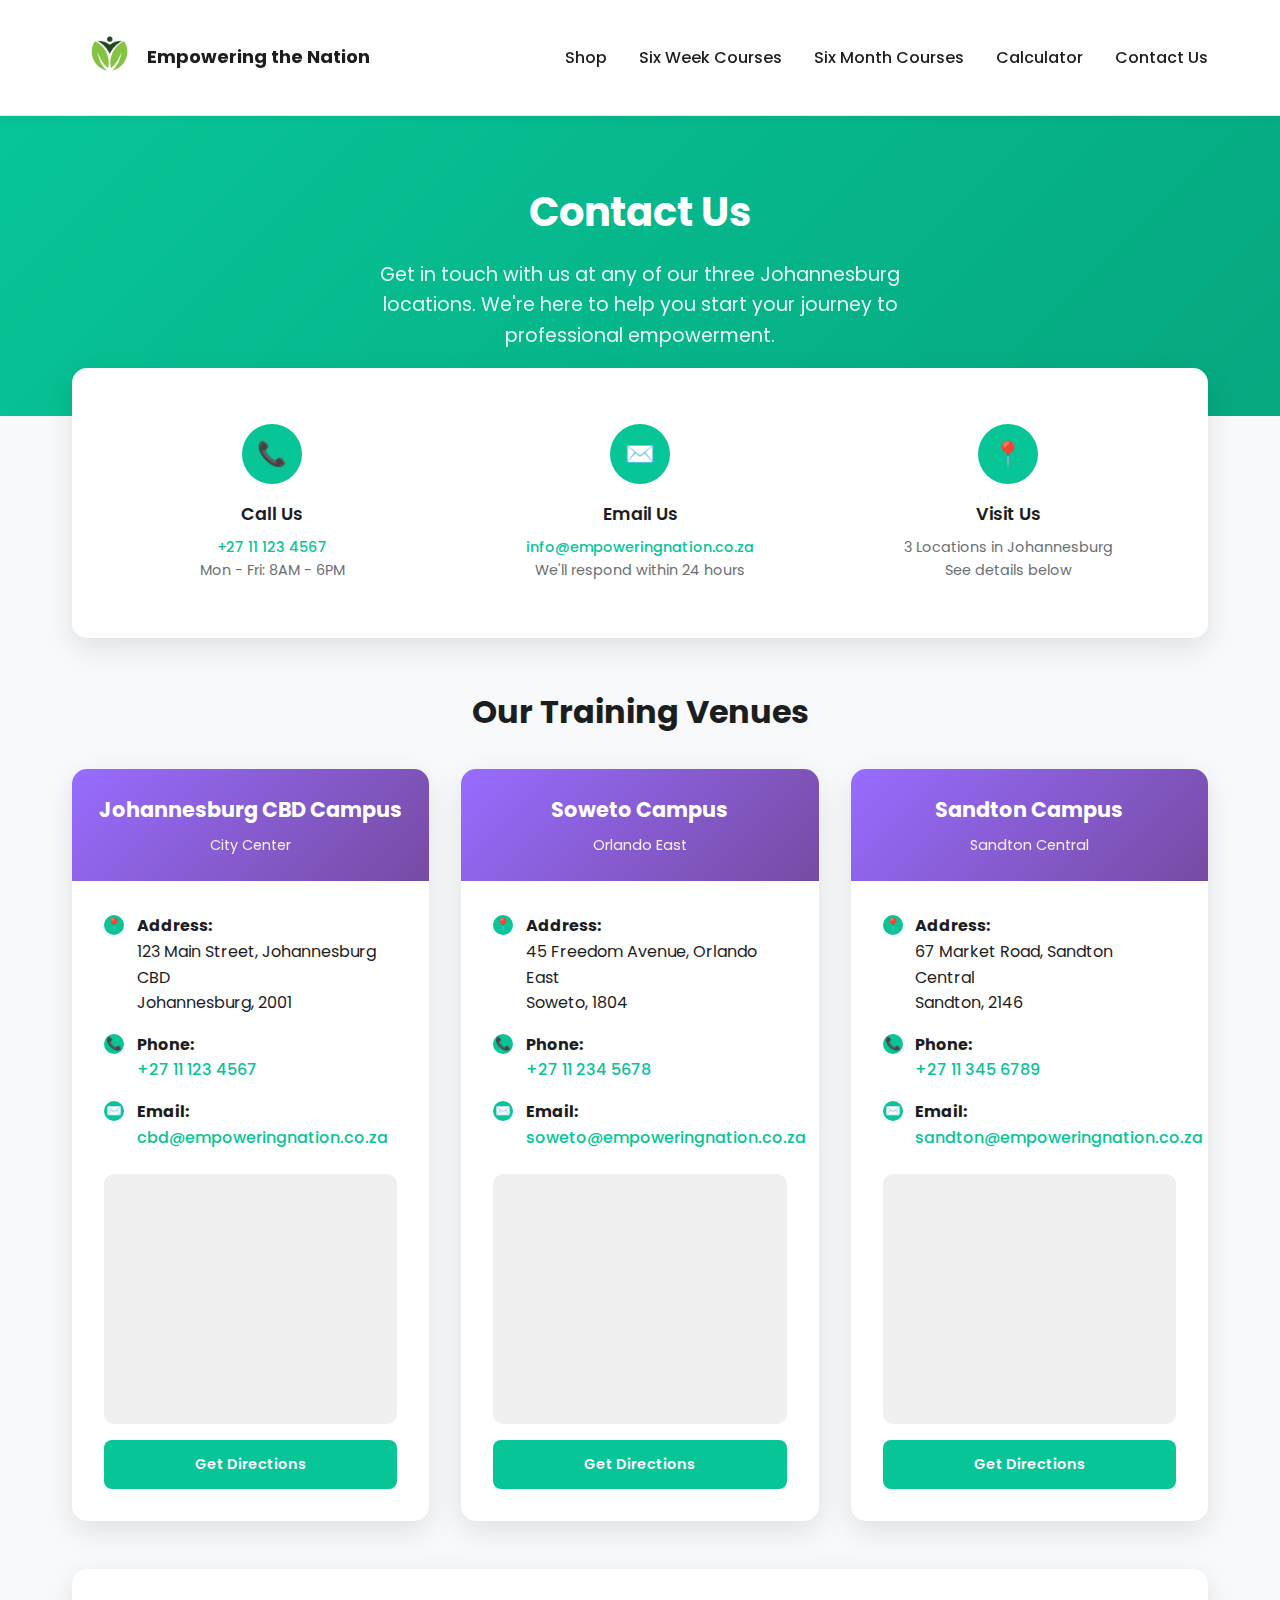
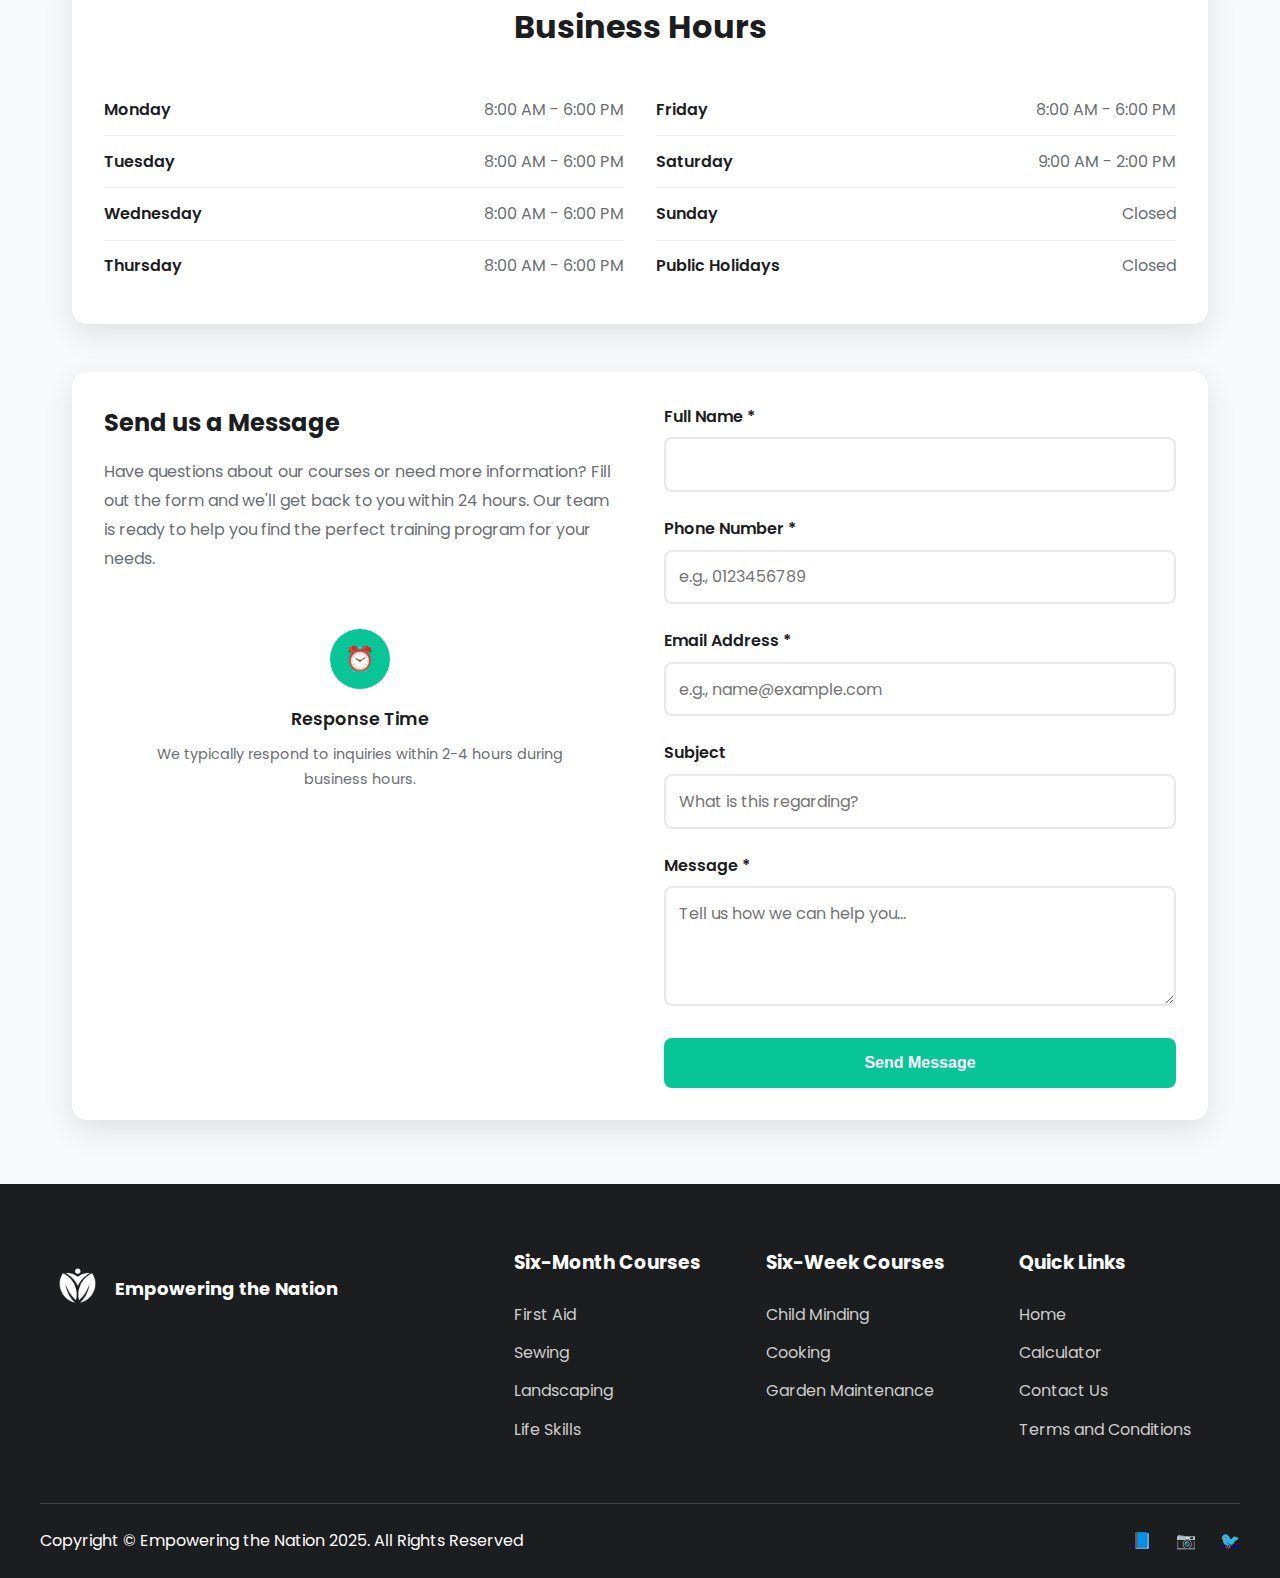
<file: contact.html>
<!DOCTYPE html>
<html lang="en" dir="ltr">
<head>
    <meta http-equiv="Content-Type" content="text/html; charset=UTF-8">
    <meta name="viewport" content="width=device-width, initial-scale=1.0">
    <title>Contact Us - Empowering the Nation</title>
    <link rel="preconnect" href="https://fonts.googleapis.com/">
    <link rel="preconnect" href="https://fonts.gstatic.com/" crossorigin="">
    <link href="https://fonts.googleapis.com/css2?family=Poppins:wght@300;400;500;600;700&display=swap" rel="stylesheet">
    <link rel="stylesheet" href="./assets/css/contact.css">
</head>
<body>
    <header class="header">
        <nav class="navbar">
            <a href="index.html" class="logo">
                <div class="logo-icon">
                    <img src="./src/logo.png" alt="Empowering the Nation Logo">
                </div>
                <span class="logo-text">Empowering the Nation</span>
            </a>
            <ul class="nav-menu">
                <li><a href="shop.html">Shop</a></li>
                <li><a href="six-week.html">Six Week Courses</a></li>
                <li><a href="six-month.html">Six Month Courses</a></li>
                <li><a href="cal.html">Calculator</a></li>
                <li><a href="contact.html">Contact Us</a></li>
            </ul>
        </nav>
    </header>

    <!-- Contact Header -->
    <section class="contact-header">
        <h1 class="contact-title">Contact Us</h1>
        <p class="contact-subtitle">Get in touch with us at any of our three Johannesburg locations. We're here to help you start your journey to professional empowerment.</p>
    </section>

    <main>
        <div class="contact-container">
            <!-- Quick Contact Info -->
            <section class="quick-contact">
                <div class="contact-info-card">
                    <div class="contact-icon">📞</div>
                    <h3 class="contact-info-title">Call Us</h3>
                    <p class="contact-info-text">
                        <a href="tel:+27111234567">+27 11 123 4567</a><br>
                        Mon - Fri: 8AM - 6PM
                    </p>
                </div>
                
                <div class="contact-info-card">
                    <div class="contact-icon">✉️</div>
                    <h3 class="contact-info-title">Email Us</h3>
                    <p class="contact-info-text">
                        <a href="mailto:info@empoweringnation.co.za">info@empoweringnation.co.za</a><br>
                        We'll respond within 24 hours
                    </p>
                </div>
                
                <div class="contact-info-card">
                    <div class="contact-icon">📍</div>
                    <h3 class="contact-info-title">Visit Us</h3>
                    <p class="contact-info-text">
                        3 Locations in Johannesburg<br>
                        See details below
                    </p>
                </div>
            </section>

            <!-- Venues Section -->
            <section class="venues-section">
                <h2 class="section-title">Our Training Venues</h2>
                
                <div class="venues-grid">
                    <!-- Venue 1: Johannesburg CBD -->
                    <div class="venue-card">
                        <div class="venue-header">
                            <h3 class="venue-name">Johannesburg CBD Campus</h3>
                            <p class="venue-area">City Center</p>
                        </div>
                        <div class="venue-content">
                            <div class="venue-info">
                                <div class="venue-info-item">
                                    <div class="venue-info-icon">📍</div>
                                    <div class="venue-info-text">
                                        <strong>Address:</strong><br>
                                        123 Main Street, Johannesburg CBD<br>
                                        Johannesburg, 2001
                                    </div>
                                </div>
                                
                                <div class="venue-info-item">
                                    <div class="venue-info-icon">📞</div>
                                    <div class="venue-info-text">
                                        <strong>Phone:</strong><br>
                                        <a href="tel:+27111234567">+27 11 123 4567</a>
                                    </div>
                                </div>
                                
                                <div class="venue-info-item">
                                    <div class="venue-info-icon">✉️</div>
                                    <div class="venue-info-text">
                                        <strong>Email:</strong><br>
                                        <a href="mailto:cbd@empoweringnation.co.za">cbd@empoweringnation.co.za</a>
                                    </div>
                                </div>
                            </div>
                            
                            <div class="venue-map">
                                <iframe 
                                    src="https://www.google.com/maps/embed?pb=!1m18!1m12!1m3!1d3578.038089234076!2d28.047315!3d-26.204103!2m3!1f0!2f0!3f0!3m2!1i1024!2i768!4f13.1!3m3!1m2!1s0x1e950c68f0406a51%3A0x238ac9d9b1d34041!2sJohannesburg%20CBD%2C%20Johannesburg!5e0!3m2!1sen!2sza!4v1640000000000!5m2!1sen!2sza"
                                    loading="lazy">
                                </iframe>
                            </div>
                            
                            <a href="https://www.google.com/maps/dir//Johannesburg+CBD,+Johannesburg" 
                               target="_blank" 
                               class="directions-btn">
                                Get Directions
                            </a>
                        </div>
                    </div>

                    <!-- Venue 2: Soweto -->
                    <div class="venue-card">
                        <div class="venue-header">
                            <h3 class="venue-name">Soweto Campus</h3>
                            <p class="venue-area">Orlando East</p>
                        </div>
                        <div class="venue-content">
                            <div class="venue-info">
                                <div class="venue-info-item">
                                    <div class="venue-info-icon">📍</div>
                                    <div class="venue-info-text">
                                        <strong>Address:</strong><br>
                                        45 Freedom Avenue, Orlando East<br>
                                        Soweto, 1804
                                    </div>
                                </div>
                                
                                <div class="venue-info-item">
                                    <div class="venue-info-icon">📞</div>
                                    <div class="venue-info-text">
                                        <strong>Phone:</strong><br>
                                        <a href="tel:+27112345678">+27 11 234 5678</a>
                                    </div>
                                </div>
                                
                                <div class="venue-info-item">
                                    <div class="venue-info-icon">✉️</div>
                                    <div class="venue-info-text">
                                        <strong>Email:</strong><br>
                                        <a href="mailto:soweto@empoweringnation.co.za">soweto@empoweringnation.co.za</a>
                                    </div>
                                </div>
                            </div>
                            
                            <div class="venue-map">
                                <iframe 
                                    src="https://www.google.com/maps/embed?pb=!1m18!1m12!1m3!1d3580.5234567890123!2d27.858333!3d-26.268056!2m3!1f0!2f0!3f0!3m2!1i1024!2i768!4f13.1!3m3!1m2!1s0x1e9594b5c5b5c5b5%3A0x5b5c5b5c5b5c5b5c!2sOrlando%20East%2C%20Soweto!5e0!3m2!1sen!2sza!4v1640000000001!5m2!1sen!2sza"
                                    loading="lazy">
                                </iframe>
                            </div>
                            
                            <a href="https://www.google.com/maps/dir//Orlando+East,+Soweto" 
                               target="_blank" 
                               class="directions-btn">
                                Get Directions
                            </a>
                        </div>
                    </div>

                    <!-- Venue 3: Sandton -->
                    <div class="venue-card">
                        <div class="venue-header">
                            <h3 class="venue-name">Sandton Campus</h3>
                            <p class="venue-area">Sandton Central</p>
                        </div>
                        <div class="venue-content">
                            <div class="venue-info">
                                <div class="venue-info-item">
                                    <div class="venue-info-icon">📍</div>
                                    <div class="venue-info-text">
                                        <strong>Address:</strong><br>
                                        67 Market Road, Sandton Central<br>
                                        Sandton, 2146
                                    </div>
                                </div>
                                
                                <div class="venue-info-item">
                                    <div class="venue-info-icon">📞</div>
                                    <div class="venue-info-text">
                                        <strong>Phone:</strong><br>
                                        <a href="tel:+27113456789">+27 11 345 6789</a>
                                    </div>
                                </div>
                                
                                <div class="venue-info-item">
                                    <div class="venue-info-icon">✉️</div>
                                    <div class="venue-info-text">
                                        <strong>Email:</strong><br>
                                        <a href="mailto:sandton@empoweringnation.co.za">sandton@empoweringnation.co.za</a>
                                    </div>
                                </div>
                            </div>
                            
                            <div class="venue-map">
                                <iframe 
                                    src="https://www.google.com/maps/embed?pb=!1m18!1m12!1m3!1d3578.234567890123!2d28.0436!3d-26.1076!2m3!1f0!2f0!3f0!3m2!1i1024!2i768!4f13.1!3m3!1m2!1s0x1e950be0ca1d6b01%3A0x8b1666b25df54c47!2sSandton%2C%202146!5e0!3m2!1sen!2sza!4v1640000000002!5m2!1sen!2sza"
                                    loading="lazy">
                                </iframe>
                            </div>
                            
                            <a href="https://www.google.com/maps/dir//Sandton,+2146" 
                               target="_blank" 
                               class="directions-btn">
                                Get Directions
                            </a>
                        </div>
                    </div>
                </div>
            </section>

            <!-- Business Hours -->
            <section class="business-hours">
                <h2 class="section-title">Business Hours</h2>
                <div class="hours-grid">
                    <div>
                        <div class="hours-item">
                            <span class="hours-day">Monday</span>
                            <span class="hours-time">8:00 AM - 6:00 PM</span>
                        </div>
                        <div class="hours-item">
                            <span class="hours-day">Tuesday</span>
                            <span class="hours-time">8:00 AM - 6:00 PM</span>
                        </div>
                        <div class="hours-item">
                            <span class="hours-day">Wednesday</span>
                            <span class="hours-time">8:00 AM - 6:00 PM</span>
                        </div>
                        <div class="hours-item">
                            <span class="hours-day">Thursday</span>
                            <span class="hours-time">8:00 AM - 6:00 PM</span>
                        </div>
                    </div>
                    <div>
                        <div class="hours-item">
                            <span class="hours-day">Friday</span>
                            <span class="hours-time">8:00 AM - 6:00 PM</span>
                        </div>
                        <div class="hours-item">
                            <span class="hours-day">Saturday</span>
                            <span class="hours-time">9:00 AM - 2:00 PM</span>
                        </div>
                        <div class="hours-item">
                            <span class="hours-day">Sunday</span>
                            <span class="hours-time">Closed</span>
                        </div>
                        <div class="hours-item">
                            <span class="hours-day">Public Holidays</span>
                            <span class="hours-time">Closed</span>
                        </div>
                    </div>
                </div>
            </section>

            <!-- Contact Form -->
            <section class="contact-form-section">
                <div class="form-container">
                    <div class="form-content">
                        <h3>Send us a Message</h3>
                        <p>Have questions about our courses or need more information? Fill out the form and we'll get back to you within 24 hours. Our team is ready to help you find the perfect training program for your needs.</p>
                        
                        <div class="contact-info-card">
                            <div class="contact-icon">⏰</div>
                            <h4 class="contact-info-title">Response Time</h4>
                            <p class="contact-info-text">We typically respond to inquiries within 2-4 hours during business hours.</p>
                        </div>
                    </div>
                    
                    <div class="form-wrapper">
                        <div class="success-message" id="successMessage">
                            Thank you for your message! We'll get back to you within 24 hours.
                        </div>
                        
                        <form id="contactForm" novalidate>
                            <div class="form-group">
                                <label for="contactName" class="form-label">Full Name *</label>
                                <input type="text" id="contactName" name="contactName" class="form-input" required>
                                <div class="error-message" id="nameError">Please enter your full name</div>
                            </div>

                            <div class="form-group">
                                <label for="contactPhone" class="form-label">Phone Number *</label>
                                <input type="tel" id="contactPhone" name="contactPhone" class="form-input" placeholder="e.g., 0123456789" required>
                                <div class="error-message" id="phoneError">Please enter a valid phone number</div>
                            </div>

                            <div class="form-group">
                                <label for="contactEmail" class="form-label">Email Address *</label>
                                <input type="email" id="contactEmail" name="contactEmail" class="form-input" placeholder="e.g., name@example.com" required>
                                <div class="error-message" id="emailError">Please enter a valid email address</div>
                            </div>

                            <div class="form-group">
                                <label for="contactSubject" class="form-label">Subject</label>
                                <input type="text" id="contactSubject" name="contactSubject" class="form-input" placeholder="What is this regarding?">
                            </div>

                            <div class="form-group">
                                <label for="contactMessage" class="form-label">Message *</label>
                                <textarea id="contactMessage" name="contactMessage" class="form-textarea" placeholder="Tell us how we can help you..." required></textarea>
                                <div class="error-message" id="messageError">Please enter your message</div>
                            </div>

                            <button type="submit" class="submit-btn" id="submitBtn">
                                Send Message
                            </button>
                        </form>
                    </div>
                </div>
            </section>
        </div>
    </main>

    <footer class="footer">
        <div class="footer-content">
            <div class="footer-section">
                <a href="index.html" class="logo" style="color: white;">
                    <div class="logo-icon">
                        <img src="./src/logo.png" alt="Empowering the Nation Logo" class="footer-logo">
                    </div>
                    <span class="logo-text">Empowering the Nation</span>
                </a>
            </div>
            <div class="footer-section">
                <h3>Six-Month Courses</h3>
                <ul>
                    <li><a href="#">First Aid</a></li>
                    <li><a href="#">Sewing</a></li>
                    <li><a href="#">Landscaping</a></li>
                    <li><a href="#">Life Skills</a></li>
                </ul>
            </div>
            <div class="footer-section">
                <h3>Six-Week Courses</h3>
                <ul>
                    <li><a href="#">Child Minding</a></li>
                    <li><a href="#">Cooking</a></li>
                    <li><a href="#">Garden Maintenance</a></li>
                </ul>
            </div>
            <div class="footer-section">
                <h3>Quick Links</h3>
                <ul>
                    <li><a href="index.html">Home</a></li>
                    <li><a href="cal.html">Calculator</a></li>
                    <li><a href="contact.html">Contact Us</a></li>
                    <li><a href="#">Terms and Conditions</a></li>
                </ul>
            </div>
        </div>
        <div class="footer-bottom">
            <p>Copyright © Empowering the Nation 2025. All Rights Reserved</p>
            <div class="social-links">
                <a href="#"><span>📘</span></a>
                <a href="#"><span>📷</span></a>
                <a href="#"><span>🐦</span></a>
            </div>
        </div>
    </footer>

    <script src="./assets/js/contact.js"></script>
</body>
</html>
</file>
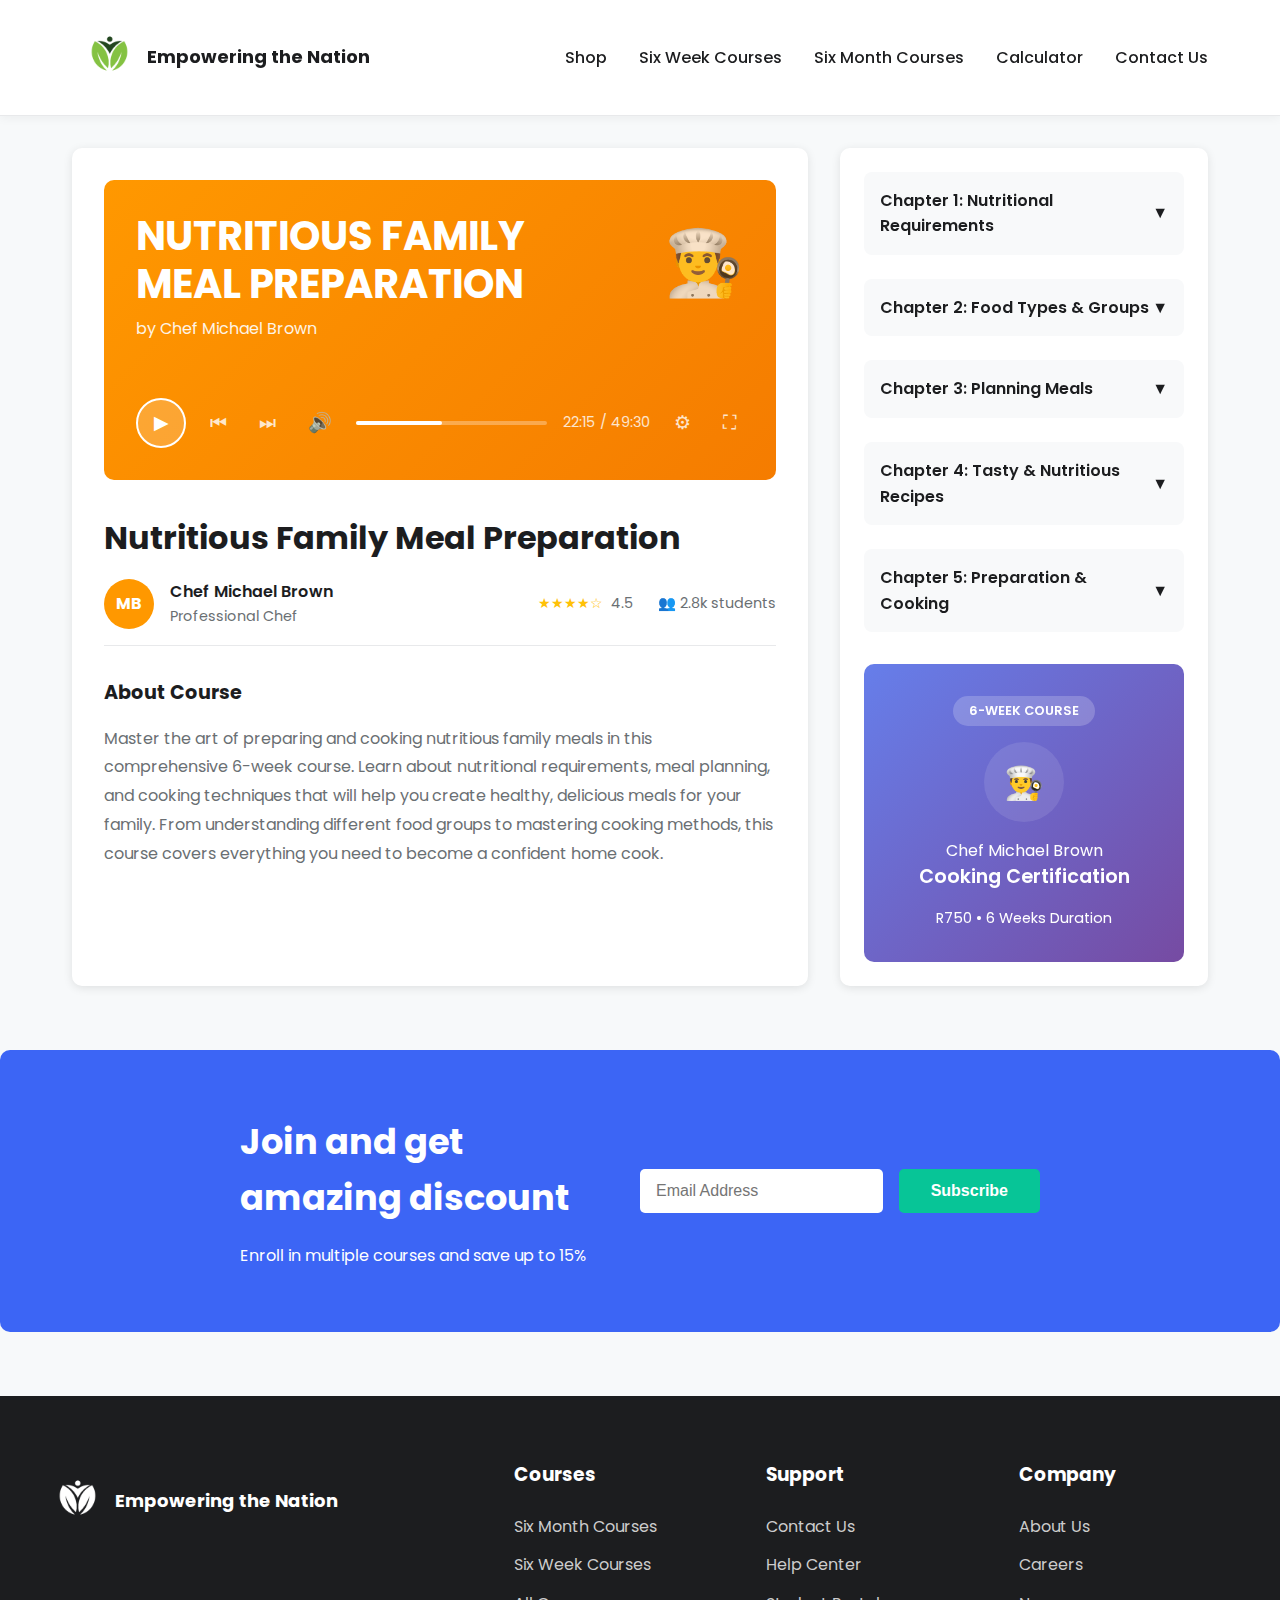
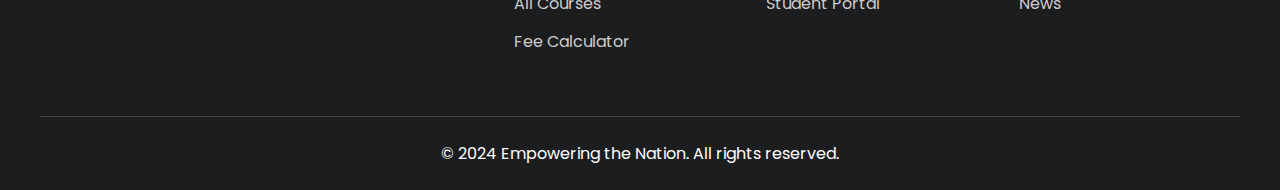
<file: cooking.html>
<!DOCTYPE html>
<html lang="en" dir="ltr">
<head>
    <meta http-equiv="Content-Type" content="text/html; charset=UTF-8">
    <meta name="viewport" content="width=device-width, initial-scale=1.0">
    <title>Cooking Course - Empowering the Nation</title>
    <link rel="preconnect" href="https://fonts.googleapis.com/">
    <link rel="preconnect" href="https://fonts.gstatic.com/" crossorigin="">
    <link href="https://fonts.googleapis.com/css2?family=Poppins:wght@300;400;500;600;700&display=swap" rel="stylesheet">
    <link rel="stylesheet" href="./assets/css/cooking.css">


</head>
<body>
    <header class="header">
        <nav class="navbar">
            <a href="index.html" class="logo">
                <div class="logo-icon">
                    <img src="./src/logo.png" alt="Empowering the Nation Logo">
                </div>
                <span class="logo-text">Empowering the Nation</span>
            </a>
            <ul class="nav-menu">
                <li><a href="shop.html">Shop</a></li>
                <li><a href="six-week.html">Six Week Courses</a></li>
                <li><a href="six-month.html">Six Month Courses</a></li>
                <li><a href="cal.html">Calculator</a></li>
                <li><a href="contact.html">Contact Us</a></li>
            </ul>
        </nav>
    </header>

    <main>
        <div class="course-container">
            <div class="main-content">
                <div class="video-player">
                    <div class="video-content">
                        <div>
                            <h1>NUTRITIOUS FAMILY<br>MEAL PREPARATION</h1>
                            <div class="instructor-name">by Chef Michael Brown</div>
                        </div>
                        <div class="instructor-image">👨‍🍳</div>
                    </div>
                    <div class="video-controls">
                        <button class="play-btn">▶</button>
                        <button class="control-btn">⏮</button>
                        <button class="control-btn">⏭</button>
                        <button class="control-btn">🔊</button>
                        <div class="progress-bar">
                            <div class="progress-fill"></div>
                        </div>
                        <div class="time-display">22:15 / 49:30</div>
                        <button class="control-btn">⚙</button>
                        <button class="control-btn">⛶</button>
                    </div>
                </div>

                <h2 class="course-title">Nutritious Family Meal Preparation</h2>
                <div class="course-meta">
                    <div class="instructor-info">
                        <div class="instructor-avatar">MB</div>
                        <div>
                            <div style="font-weight: 600;">Chef Michael Brown</div>
                            <div style="font-size: 0.9rem; color: var(--text-light);">Professional Chef</div>
                        </div>
                    </div>
                    <div class="rating">
                        <span class="stars">★★★★☆</span>
                        <span>4.5</span>
                        <span style="margin-left: 1rem;">👥 2.8k students</span>
                    </div>
                </div>
                
                <h3 style="margin-bottom: 1rem; font-size: 1.2rem;">About Course</h3>
                <p class="course-description">
                    Master the art of preparing and cooking nutritious family meals in this comprehensive 6-week course. Learn about nutritional requirements, meal planning, and cooking techniques that will help you create healthy, delicious meals for your family. From understanding different food groups to mastering cooking methods, this course covers everything you need to become a confident home cook.
                </p>
            </div>

            <aside class="course-sidebar">
                <div class="sidebar-section">
                    <div class="sidebar-title" onclick="toggleChapter(this)">
                        Chapter 1: Nutritional Requirements
                        <span>▼</span>
                    </div>
                    <ul class="chapter-list" style="display: none;">
                        <li class="chapter-item">
                            <span class="chapter-name">5 Videos • 35 minutes</span>
                        </li>
                        <li class="chapter-item">
                            <span class="chapter-name">Understanding Nutrition</span>
                            <div class="chapter-status">○</div>
                        </li>
                        <li class="chapter-item">
                            <span class="chapter-name">Balanced Diet Principles</span>
                            <div class="chapter-status">○</div>
                        </li>
                        <li class="chapter-item">
                            <span class="chapter-name">Age-Specific Nutrition</span>
                            <div class="chapter-status">○</div>
                        </li>
                        <li class="chapter-item">
                            <span class="chapter-name">Special Dietary Needs</span>
                            <div class="chapter-status">○</div>
                        </li>
                    </ul>
                </div>

                <div class="sidebar-section">
                    <div class="sidebar-title" onclick="toggleChapter(this)">
                        Chapter 2: Food Types & Groups
                        <span>▼</span>
                    </div>
                    <ul class="chapter-list" style="display: none;">
                        <li class="chapter-item">
                            <span class="chapter-name">6 Videos • 40 minutes</span>
                        </li>
                        <li class="chapter-item">
                            <span class="chapter-name">Protein Sources</span>
                            <div class="chapter-status">○</div>
                        </li>
                        <li class="chapter-item">
                            <span class="chapter-name">Carbohydrate Types</span>
                            <div class="chapter-status">○</div>
                        </li>
                        <li class="chapter-item">
                            <span class="chapter-name">Vegetable Varieties</span>
                            <div class="chapter-status">○</div>
                        </li>
                        <li class="chapter-item">
                            <span class="chapter-name">Healthy Fats</span>
                            <div class="chapter-status">○</div>
                        </li>
                        <li class="chapter-item">
                            <span class="chapter-name">Seasonal Ingredients</span>
                            <div class="chapter-status">○</div>
                        </li>
                    </ul>
                </div>

                <div class="sidebar-section">
                    <div class="sidebar-title" onclick="toggleChapter(this)">
                        Chapter 3: Planning Meals
                        <span>▼</span>
                    </div>
                    <ul class="chapter-list" style="display: none;">
                        <li class="chapter-item">
                            <span class="chapter-name">4 Videos • 30 minutes</span>
                        </li>
                        <li class="chapter-item">
                            <span class="chapter-name">Weekly Meal Planning</span>
                            <div class="chapter-status">○</div>
                        </li>
                        <li class="chapter-item">
                            <span class="chapter-name">Budget-Friendly Planning</span>
                            <div class="chapter-status">○</div>
                        </li>
                        <li class="chapter-item">
                            <span class="chapter-name">Shopping Lists</span>
                            <div class="chapter-status">○</div>
                        </li>
                    </ul>
                </div>

                <div class="sidebar-section">
                    <div class="sidebar-title" onclick="toggleChapter(this)">
                        Chapter 4: Tasty & Nutritious Recipes
                        <span>▼</span>
                    </div>
                    <ul class="chapter-list" style="display: none;">
                        <li class="chapter-item">
                            <span class="chapter-name">8 Videos • 60 minutes</span>
                        </li>
                        <li class="chapter-item">
                            <span class="chapter-name">Breakfast Recipes</span>
                            <div class="chapter-status">○</div>
                        </li>
                        <li class="chapter-item">
                            <span class="chapter-name">Lunch Ideas</span>
                            <div class="chapter-status">○</div>
                        </li>
                        <li class="chapter-item">
                            <span class="chapter-name">Dinner Recipes</span>
                            <div class="chapter-status">○</div>
                        </li>
                        <li class="chapter-item">
                            <span class="chapter-name">Healthy Snacks</span>
                            <div class="chapter-status">○</div>
                        </li>
                        <li class="chapter-item">
                            <span class="chapter-name">One-Pot Meals</span>
                            <div class="chapter-status">○</div>
                        </li>
                    </ul>
                </div>

                <div class="sidebar-section">
                    <div class="sidebar-title" onclick="toggleChapter(this)">
                        Chapter 5: Preparation & Cooking
                        <span>▼</span>
                    </div>
                    <ul class="chapter-list" style="display: none;">
                        <li class="chapter-item">
                            <span class="chapter-name">7 Videos • 50 minutes</span>
                        </li>
                        <li class="chapter-item">
                            <span class="chapter-name">Kitchen Safety</span>
                            <div class="chapter-status">○</div>
                        </li>
                        <li class="chapter-item">
                            <span class="chapter-name">Food Preparation</span>
                            <div class="chapter-status">○</div>
                        </li>
                        <li class="chapter-item">
                            <span class="chapter-name">Cooking Methods</span>
                            <div class="chapter-status">○</div>
                        </li>
                        <li class="chapter-item">
                            <span class="chapter-name">Time Management</span>
                            <div class="chapter-status">○</div>
                        </li>
                        <li class="chapter-item">
                            <span class="chapter-name">Food Storage</span>
                            <div class="chapter-status">○</div>
                        </li>
                    </ul>
                </div>

                <div class="masterclass-promo">
                    <div class="promo-badge">6-WEEK COURSE</div>
                    <div class="promo-instructor">👨‍🍳</div>
                    <div>Chef Michael Brown</div>
                    <h3 class="promo-title">Cooking Certification</h3>
                    <p style="margin-top: 1rem; font-size: 0.9rem;">R750 • 6 Weeks Duration</p>
                </div>
            </aside>
        </div>

        <section class="newsletter-section">
            <div class="newsletter-content">
                <div class="newsletter-text">
                    <h2>Join and get amazing discount</h2>
                    <p>Enroll in multiple courses and save up to 15%</p>
                </div>
                <form class="newsletter-form">
                    <input type="email" class="newsletter-input" placeholder="Email Address">
                    <button type="submit" class="newsletter-btn">Subscribe</button>
                </form>
            </div>
        </section>
    </main>

    <footer class="footer">
        <div class="footer-content">
            <div class="footer-section">
                <a href="index.html" class="logo" style="color: white;">
                    <div class="logo-icon">
                        <img src="./src/logo.png" alt="Empowering the Nation Logo" style="filter: brightness(0) invert(1);">
                    </div>
                    <span class="logo-text">Empowering the Nation</span>
                </a>
            </div>
            <div class="footer-section">
                <h3>Courses</h3>
                <ul>
                    <li><a href="six-month.html">Six Month Courses</a></li>
                    <li><a href="six-week.html">Six Week Courses</a></li>
                    <li><a href="shop.html">All Courses</a></li>
                    <li><a href="cal.html">Fee Calculator</a></li>
                </ul>
            </div>
            <div class="footer-section">
                <h3>Support</h3>
                <ul>
                    <li><a href="contact.html">Contact Us</a></li>
                    <li><a href="#">Help Center</a></li>
                    <li><a href="#">Student Portal</a></li>
                </ul>
            </div>
            <div class="footer-section">
                <h3>Company</h3>
                <ul>
                    <li><a href="#">About Us</a></li>
                    <li><a href="#">Careers</a></li>
                    <li><a href="#">News</a></li>
                </ul>
            </div>
        </div>
        <div class="footer-bottom">
            <p>&copy; 2024 Empowering the Nation. All rights reserved.</p>
        </div>
    </footer>

    <script src="./assets/js/cooking.js"></script>
</body>
</html>
</file>
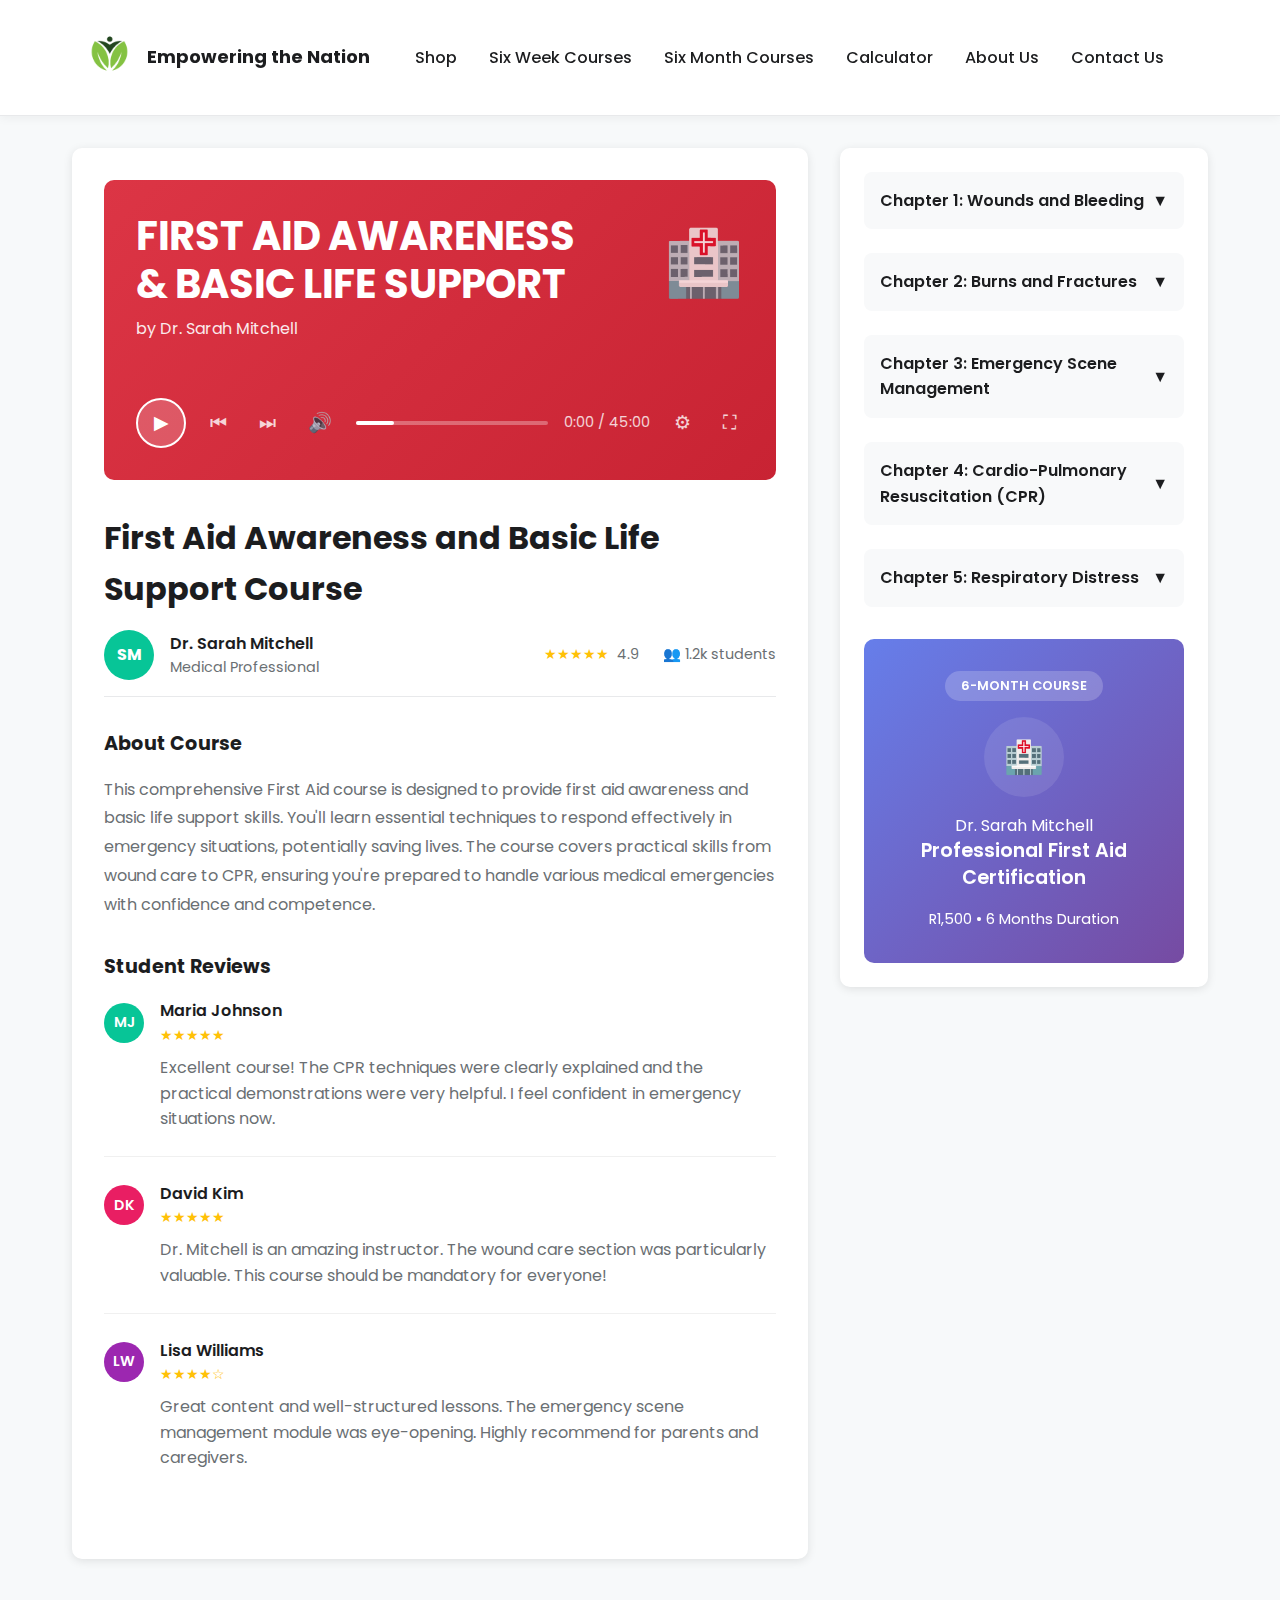
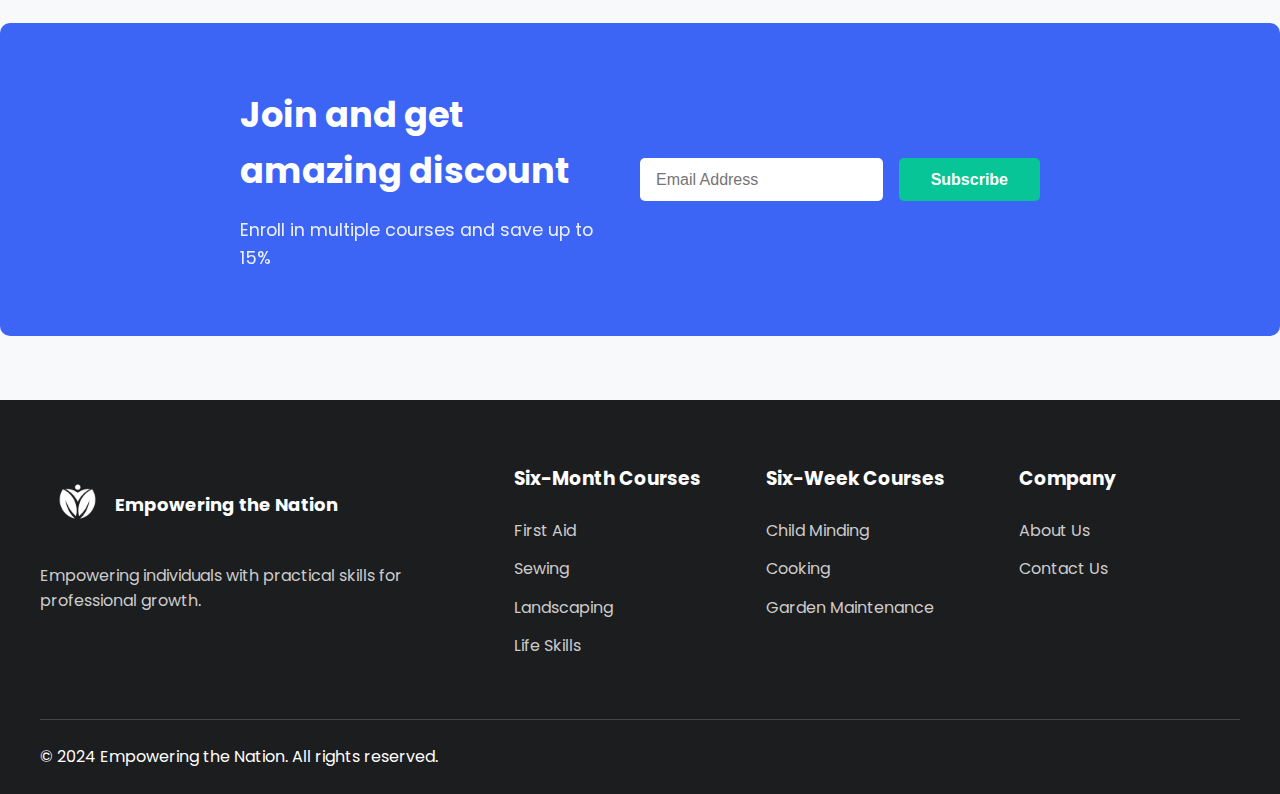
<file: first-aid.html>
<!DOCTYPE html>
<html lang="en" dir="ltr">
<head>
    <meta http-equiv="Content-Type" content="text/html; charset=UTF-8">
    <meta name="viewport" content="width=device-width, initial-scale=1.0">
    <title>First Aid Course - Empowering the Nation</title>
    <link rel="preconnect" href="https://fonts.googleapis.com/">
    <link rel="preconnect" href="https://fonts.gstatic.com/" crossorigin="">
    <link href="https://fonts.googleapis.com/css2?family=Poppins:wght@300;400;500;600;700&display=swap" rel="stylesheet">
    <link rel="stylesheet" href="./assets/css/first-aid.css">
</head>
<body>
    <header class="header">
        <nav class="navbar">
            <a href="index.html" class="logo">
                <div class="logo-icon">
                    <img src="./src/logo.png" alt="Empowering the Nation Logo">
                </div>
                <span class="logo-text">Empowering the Nation</span>
            </a>
            <ul class="nav-menu">
                <li><a href="shop.html">Shop</a></li>
                <li><a href="six-week.html">Six Week Courses</a></li>
                <li><a href="six-month.html">Six Month Courses</a></li>
                <li><a href="cal.html">Calculator</a></li>
                <li><a href="about.html">About Us</a></li>
                <li><a href="contact.html">Contact Us</a></li>
            </ul>
            <div class="burger-menu" onclick="toggleMobileMenu()">
                <span></span>
                <span></span>
                <span></span>
            </div>
        </nav>
    </header>

    <main>
        <div class="course-container">
            <div class="main-content">
                <!-- Video Player Section -->
                <section class="video-section">
                    <div class="video-player">
                        <div class="video-content">
                            <div>
                                <h1>FIRST AID AWARENESS<br>& BASIC LIFE SUPPORT</h1>
                                <div class="instructor-name">by Dr. Sarah Mitchell</div>
                            </div>
                            <div class="instructor-image">🏥</div>
                        </div>
                        <div class="video-controls">
                            <button class="play-btn">▶</button>
                            <button class="control-btn">⏮</button>
                            <button class="control-btn">⏭</button>
                            <button class="control-btn">🔊</button>
                            <div class="progress-bar">
                                <div class="progress-fill"></div>
                            </div>
                            <div class="time-display">0:00 / 45:00</div>
                            <button class="control-btn">⚙</button>
                            <button class="control-btn">⛶</button>
                        </div>
                    </div>
                </section>

                <!-- Course Information -->
                <section class="course-info">
                    <h2 class="course-title">First Aid Awareness and Basic Life Support Course</h2>
                    <div class="course-meta">
                        <div class="instructor-info">
                            <div class="instructor-avatar">SM</div>
                            <div>
                                <div style="font-weight: 600;">Dr. Sarah Mitchell</div>
                                <div style="font-size: 0.9rem; color: var(--text-light);">Medical Professional</div>
                            </div>
                        </div>
                        <div class="rating">
                            <span class="stars">★★★★★</span>
                            <span>4.9</span>
                            <span style="margin-left: 1rem;">👥 1.2k students</span>
                        </div>
                    </div>
                    
                    <h3 style="margin-bottom: 1rem; font-size: 1.2rem;">About Course</h3>
                    <p class="course-description">
                        This comprehensive First Aid course is designed to provide first aid awareness and basic life support skills. You'll learn essential techniques to respond effectively in emergency situations, potentially saving lives. The course covers practical skills from wound care to CPR, ensuring you're prepared to handle various medical emergencies with confidence and competence.
                    </p>

                    <h3 style="margin-bottom: 1rem; font-size: 1.2rem;">Student Reviews</h3>
                    <div class="reviews-section" style="background: transparent; padding: 0; box-shadow: none; margin: 0;">
                        <div class="review-item">
                            <div class="review-header">
                                <div class="reviewer-avatar">MJ</div>
                                <div>
                                    <div class="reviewer-name">Maria Johnson</div>
                                    <div class="rating">
                                        <span class="stars">★★★★★</span>
                                    </div>
                                </div>
                            </div>
                            <p class="review-text">Excellent course! The CPR techniques were clearly explained and the practical demonstrations were very helpful. I feel confident in emergency situations now.</p>
                        </div>

                        <div class="review-item">
                            <div class="review-header">
                                <div class="reviewer-avatar" style="background: #e91e63;">DK</div>
                                <div>
                                    <div class="reviewer-name">David Kim</div>
                                    <div class="rating">
                                        <span class="stars">★★★★★</span>
                                    </div>
                                </div>
                            </div>
                            <p class="review-text">Dr. Mitchell is an amazing instructor. The wound care section was particularly valuable. This course should be mandatory for everyone!</p>
                        </div>

                        <div class="review-item">
                            <div class="review-header">
                                <div class="reviewer-avatar" style="background: #9c27b0;">LW</div>
                                <div>
                                    <div class="reviewer-name">Lisa Williams</div>
                                    <div class="rating">
                                        <span class="stars">★★★★☆</span>
                                    </div>
                                </div>
                            </div>
                            <p class="review-text">Great content and well-structured lessons. The emergency scene management module was eye-opening. Highly recommend for parents and caregivers.</p>
                        </div>
                    </div>
                </section>
            </div>

            <!-- Sidebar -->
            <aside class="course-sidebar">
                <!-- Chapter 1: Wounds and Bleeding -->
                <div class="sidebar-section">
                    <div class="sidebar-title" onclick="toggleChapter(this)">
                        Chapter 1: Wounds and Bleeding
                        <span>▼</span>
                    </div>
                    <ul class="chapter-list" style="display: none;">
                        <li class="chapter-item">
                            <span class="chapter-name">8 Videos • 45 minutes</span>
                        </li>
                        <li class="chapter-item clickable-course">
                            <span class="chapter-name">Types of Wounds</span>
                            <div class="chapter-status pending">○</div>
                        </li>
                        <li class="chapter-item clickable-course">
                            <span class="chapter-name">Bleeding Control Techniques</span>
                            <div class="chapter-status pending">○</div>
                        </li>
                        <li class="chapter-item clickable-course">
                            <span class="chapter-name">Pressure Points</span>
                            <div class="chapter-status pending">○</div>
                        </li>
                        <li class="chapter-item clickable-course">
                            <span class="chapter-name">Bandaging Techniques</span>
                            <div class="chapter-status pending">○</div>
                        </li>
                    </ul>
                </div>

                <!-- Chapter 2: Burns and Fractures -->
                <div class="sidebar-section">
                    <div class="sidebar-title" onclick="toggleChapter(this)">
                        Chapter 2: Burns and Fractures
                        <span>▼</span>
                    </div>
                    <ul class="chapter-list" style="display: none;">
                        <li class="chapter-item">
                            <span class="chapter-name">6 Videos • 35 minutes</span>
                        </li>
                        <li class="chapter-item clickable-course">
                            <span class="chapter-name">Burn Assessment</span>
                            <div class="chapter-status pending">○</div>
                        </li>
                        <li class="chapter-item clickable-course">
                            <span class="chapter-name">Burn Treatment</span>
                            <div class="chapter-status pending">○</div>
                        </li>
                        <li class="chapter-item clickable-course">
                            <span class="chapter-name">Fracture Recognition</span>
                            <div class="chapter-status pending">○</div>
                        </li>
                        <li class="chapter-item clickable-course">
                            <span class="chapter-name">Immobilization Techniques</span>
                            <div class="chapter-status pending">○</div>
                        </li>
                    </ul>
                </div>

                <!-- Chapter 3: Emergency Scene Management -->
                <div class="sidebar-section">
                    <div class="sidebar-title" onclick="toggleChapter(this)">
                        Chapter 3: Emergency Scene Management
                        <span>▼</span>
                    </div>
                    <ul class="chapter-list" style="display: none;">
                        <li class="chapter-item">
                            <span class="chapter-name">5 Videos • 30 minutes</span>
                        </li>
                        <li class="chapter-item clickable-course">
                            <span class="chapter-name">Scene Safety Assessment</span>
                            <div class="chapter-status pending">○</div>
                        </li>
                        <li class="chapter-item clickable-course">
                            <span class="chapter-name">Emergency Communication</span>
                            <div class="chapter-status pending">○</div>
                        </li>
                        <li class="chapter-item clickable-course">
                            <span class="chapter-name">Victim Assessment</span>
                            <div class="chapter-status pending">○</div>
                        </li>
                    </ul>
                </div>

                <!-- Chapter 4: CPR -->
                <div class="sidebar-section">
                    <div class="sidebar-title" onclick="toggleChapter(this)">
                        Chapter 4: Cardio-Pulmonary Resuscitation (CPR)
                        <span>▼</span>
                    </div>
                    <ul class="chapter-list" style="display: none;">
                        <li class="chapter-item">
                            <span class="chapter-name">7 Videos • 50 minutes</span>
                        </li>
                        <li class="chapter-item clickable-course">
                            <span class="chapter-name">Adult CPR Technique</span>
                            <div class="chapter-status pending">○</div>
                        </li>
                        <li class="chapter-item clickable-course">
                            <span class="chapter-name">Child CPR Technique</span>
                            <div class="chapter-status pending">○</div>
                        </li>
                        <li class="chapter-item clickable-course">
                            <span class="chapter-name">Infant CPR Technique</span>
                            <div class="chapter-status pending">○</div>
                        </li>
                        <li class="chapter-item clickable-course">
                            <span class="chapter-name">AED Usage</span>
                            <div class="chapter-status pending">○</div>
                        </li>
                    </ul>
                </div>

                <!-- Chapter 5: Respiratory Distress -->
                <div class="sidebar-section">
                    <div class="sidebar-title" onclick="toggleChapter(this)">
                        Chapter 5: Respiratory Distress
                        <span>▼</span>
                    </div>
                    <ul class="chapter-list" style="display: none;">
                        <li class="chapter-item">
                            <span class="chapter-name">4 Videos • 25 minutes</span>
                        </li>
                        <li class="chapter-item clickable-course">
                            <span class="chapter-name">Choking Response</span>
                            <div class="chapter-status pending">○</div>
                        </li>
                        <li class="chapter-item clickable-course">
                            <span class="chapter-name">Blocked Airway Clearance</span>
                            <div class="chapter-status pending">○</div>
                        </li>
                        <li class="chapter-item clickable-course">
                            <span class="chapter-name">Heimlich Maneuver</span>
                            <div class="chapter-status pending">○</div>
                        </li>
                    </ul>
                </div>

                <!-- Course Info Card -->
                <div class="masterclass-promo">
                    <div class="promo-badge">6-MONTH COURSE</div>
                    <div class="promo-instructor">🏥</div>
                    <div>Dr. Sarah Mitchell</div>
                    <h3 class="promo-title">Professional First Aid Certification</h3>
                    <p style="margin-top: 1rem; font-size: 0.9rem;">R1,500 • 6 Months Duration</p>
                </div>
            </aside>
        </div>

        <!-- Newsletter Section -->
        <section class="newsletter-section">
            <div class="newsletter-content">
                <div class="newsletter-text">
                    <h2>Join and get amazing discount</h2>
                    <p>Enroll in multiple courses and save up to 15%</p>
                </div>
                <form class="newsletter-form">
                    <input type="email" class="newsletter-input" placeholder="Email Address">
                    <button type="submit" class="newsletter-btn">Subscribe</button>
                </form>
            </div>
        </section>
    </main>

    <footer class="footer">
        <div class="footer-content">
            <div class="footer-section">
                <a href="index.html" class="logo" style="color: white;">
                    <div class="logo-icon">
                        <img src="./src/logo.png" alt="Empowering the Nation Logo" style="filter: brightness(0) invert(1);">
                    </div>
                    <span class="logo-text">Empowering the Nation</span>
                </a>
                <p style="margin-top: 1rem; color: #ccc;">Empowering individuals with practical skills for professional growth.</p>
            </div>
            <div class="footer-section">
                <h3>Six-Month Courses</h3>
                <ul>
                    <li><a href="first-aid.html">First Aid</a></li>
                    <li><a href="sewing.html">Sewing</a></li>
                    <li><a href="landscaping.html">Landscaping</a></li>
                    <li><a href="life-skills.html">Life Skills</a></li>
                </ul>
            </div>
            <div class="footer-section">
                <h3>Six-Week Courses</h3>
                <ul>
                    <li><a href="child-minding.html">Child Minding</a></li>
                    <li><a href="cooking.html">Cooking</a></li>
                    <li><a href="garden-maintenance.html">Garden Maintenance</a></li>
                </ul>
            </div>
            <div class="footer-section">
                <h3>Company</h3>
                <ul>
                    <li><a href="about.html">About Us</a></li>
                    <li><a href="contact.html">Contact Us</a></li>
                </ul>
            </div>
        </div>
        <div class="footer-bottom">
            <p>&copy; 2024 Empowering the Nation. All rights reserved.</p>
        </div>
    </footer>

    <script src="./assets/js/courses-pages.js">
        
    </script>
</body>
</html>
</file>
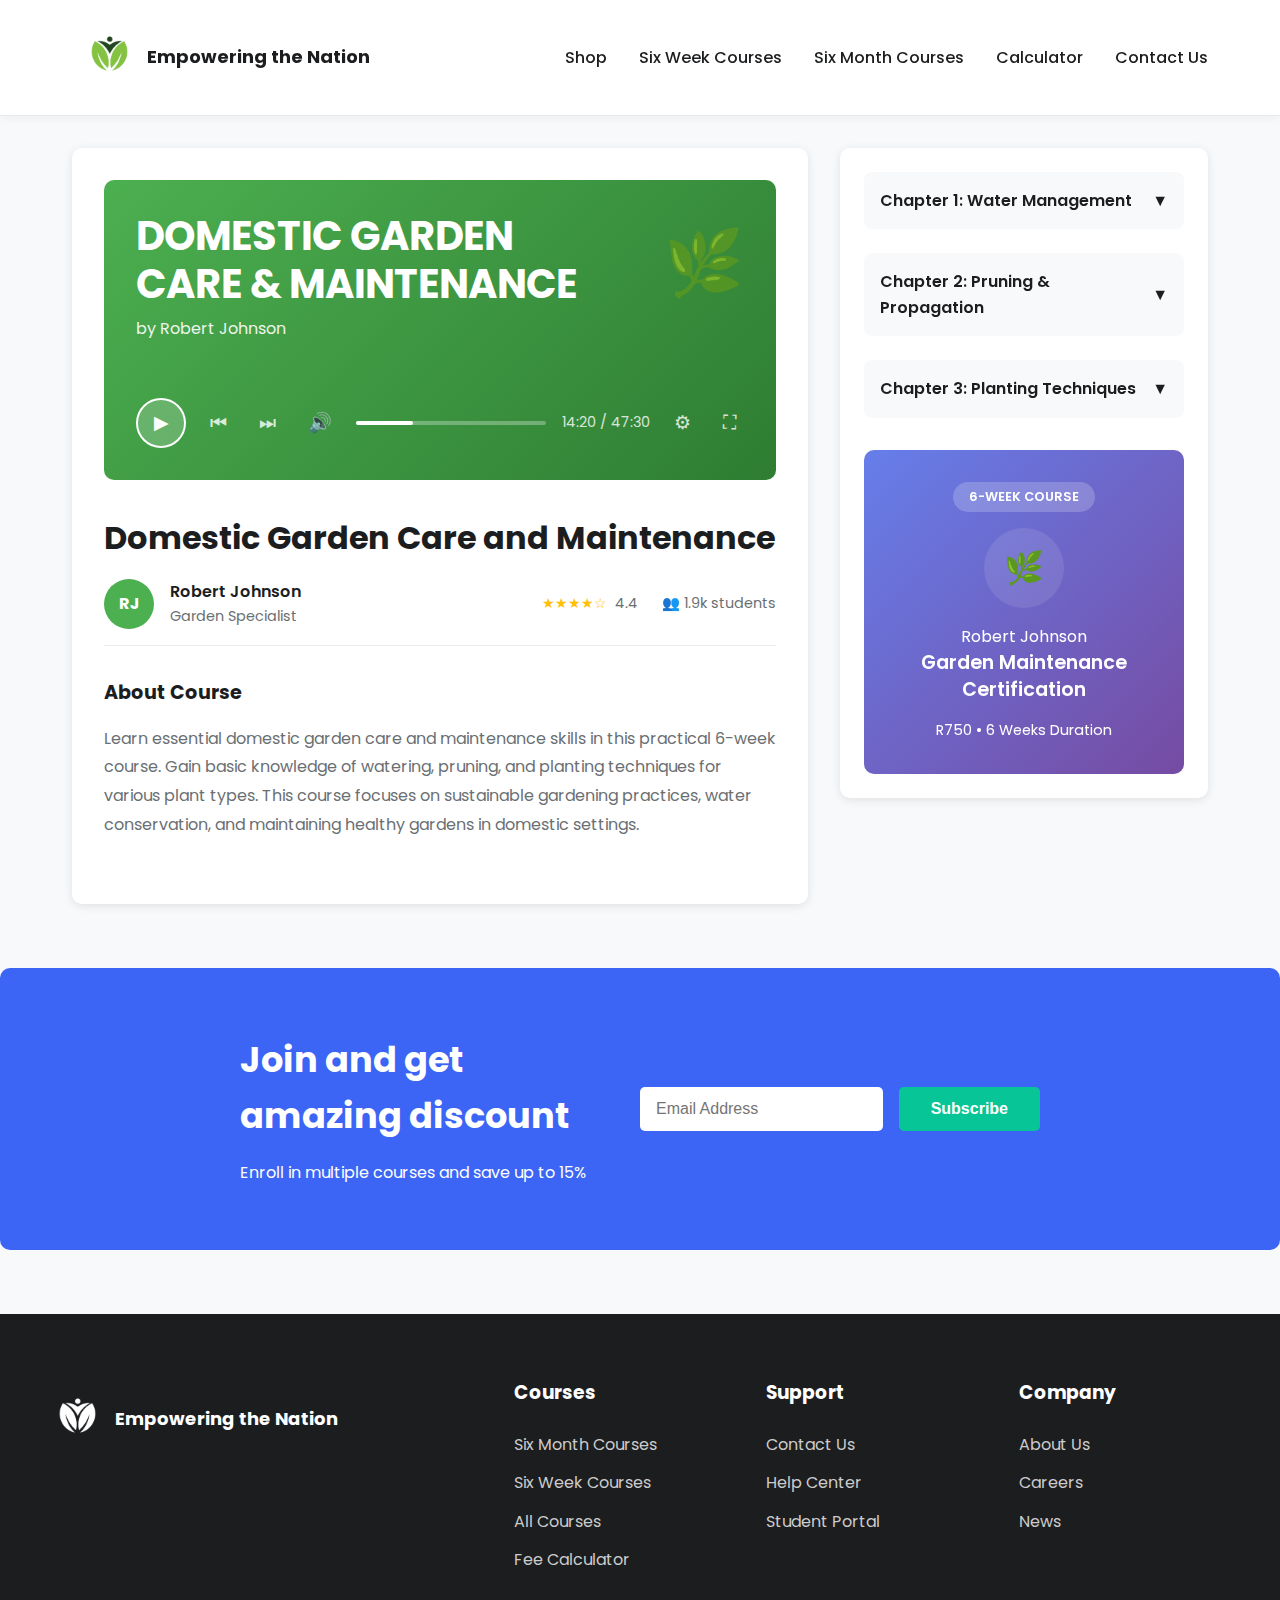
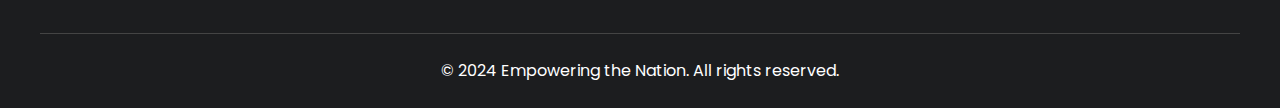
<file: garden-maintenance.html>
<!DOCTYPE html>
<html lang="en" dir="ltr">
<head>
    <meta http-equiv="Content-Type" content="text/html; charset=UTF-8">
    <meta name="viewport" content="width=device-width, initial-scale=1.0">
    <title>Garden Maintenance Course - Empowering the Nation</title>
    <link rel="preconnect" href="https://fonts.googleapis.com/">
    <link rel="preconnect" href="https://fonts.gstatic.com/" crossorigin="">
    <link href="https://fonts.googleapis.com/css2?family=Poppins:wght@300;400;500;600;700&display=swap" rel="stylesheet">
    <link rel="stylesheet" href="./assets/css/garden-maintenance.css">
</head>
<body>
    <header class="header">
        <nav class="navbar">
            <a href="index.html" class="logo">
                <div class="logo-icon">
                    <img src="./src/logo.png" alt="Empowering the Nation Logo">
                </div>
                <span class="logo-text">Empowering the Nation</span>
            </a>
            <ul class="nav-menu">
                <li><a href="shop.html">Shop</a></li>
                <li><a href="six-week.html">Six Week Courses</a></li>
                <li><a href="six-month.html">Six Month Courses</a></li>
                <li><a href="cal.html">Calculator</a></li>
                <li><a href="contact.html">Contact Us</a></li>
            </ul>
        </nav>
    </header>

    <main>
        <div class="course-container">
            <div class="main-content">
                <div class="video-player">
                    <div class="video-content">
                        <div>
                            <h1>DOMESTIC GARDEN<br>CARE & MAINTENANCE</h1>
                            <div class="instructor-name">by Robert Johnson</div>
                        </div>
                        <div class="instructor-image">🌿</div>
                    </div>
                    <div class="video-controls">
                        <button class="play-btn">▶</button>
                        <button class="control-btn">⏮</button>
                        <button class="control-btn">⏭</button>
                        <button class="control-btn">🔊</button>
                        <div class="progress-bar">
                            <div class="progress-fill"></div>
                        </div>
                        <div class="time-display">14:20 / 47:30</div>
                        <button class="control-btn">⚙</button>
                        <button class="control-btn">⛶</button>
                    </div>
                </div>

                <h2 class="course-title">Domestic Garden Care and Maintenance</h2>
                <div class="course-meta">
                    <div class="instructor-info">
                        <div class="instructor-avatar">RJ</div>
                        <div>
                            <div style="font-weight: 600;">Robert Johnson</div>
                            <div style="font-size: 0.9rem; color: var(--text-light);">Garden Specialist</div>
                        </div>
                    </div>
                    <div class="rating">
                        <span class="stars">★★★★☆</span>
                        <span>4.4</span>
                        <span style="margin-left: 1rem;">👥 1.9k students</span>
                    </div>
                </div>
                
                <h3 style="margin-bottom: 1rem; font-size: 1.2rem;">About Course</h3>
                <p class="course-description">
                    Learn essential domestic garden care and maintenance skills in this practical 6-week course. Gain basic knowledge of watering, pruning, and planting techniques for various plant types. This course focuses on sustainable gardening practices, water conservation, and maintaining healthy gardens in domestic settings.
                </p>
            </div>

            <aside class="course-sidebar">
                <div class="sidebar-section">
                    <div class="sidebar-title" onclick="toggleChapter(this)">
                        Chapter 1: Water Management
                        <span>▼</span>
                    </div>
                    <ul class="chapter-list" style="display: none;">
                        <li class="chapter-item">
                            <span class="chapter-name">6 Videos • 40 minutes</span>
                        </li>
                        <li class="chapter-item">
                            <span class="chapter-name">Water Restrictions</span>
                            <div class="chapter-status">○</div>
                        </li>
                        <li class="chapter-item">
                            <span class="chapter-name">Indigenous Plant Watering</span>
                            <div class="chapter-status">○</div>
                        </li>
                        <li class="chapter-item">
                            <span class="chapter-name">Exotic Plant Watering</span>
                            <div class="chapter-status">○</div>
                        </li>
                        <li class="chapter-item">
                            <span class="chapter-name">Irrigation Systems</span>
                            <div class="chapter-status">○</div>
                        </li>
                        <li class="chapter-item">
                            <span class="chapter-name">Water Conservation</span>
                            <div class="chapter-status">○</div>
                        </li>
                    </ul>
                </div>

                <div class="sidebar-section">
                    <div class="sidebar-title" onclick="toggleChapter(this)">
                        Chapter 2: Pruning & Propagation
                        <span>▼</span>
                    </div>
                    <ul class="chapter-list" style="display: none;">
                        <li class="chapter-item">
                            <span class="chapter-name">5 Videos • 35 minutes</span>
                        </li>
                        <li class="chapter-item">
                            <span class="chapter-name">Pruning Basics</span>
                            <div class="chapter-status">○</div>
                        </li>
                        <li class="chapter-item">
                            <span class="chapter-name">Tree Pruning</span>
                            <div class="chapter-status">○</div>
                        </li>
                        <li class="chapter-item">
                            <span class="chapter-name">Shrub Maintenance</span>
                            <div class="chapter-status">○</div>
                        </li>
                        <li class="chapter-item">
                            <span class="chapter-name">Plant Propagation</span>
                            <div class="chapter-status">○</div>
                        </li>
                    </ul>
                </div>

                <div class="sidebar-section">
                    <div class="sidebar-title" onclick="toggleChapter(this)">
                        Chapter 3: Planting Techniques
                        <span>▼</span>
                    </div>
                    <ul class="chapter-list" style="display: none;">
                        <li class="chapter-item">
                            <span class="chapter-name">7 Videos • 50 minutes</span>
                        </li>
                        <li class="chapter-item">
                            <span class="chapter-name">Soil Preparation</span>
                            <div class="chapter-status">○</div>
                        </li>
                        <li class="chapter-item">
                            <span class="chapter-name">Seed Planting</span>
                            <div class="chapter-status">○</div>
                        </li>
                        <li class="chapter-item">
                            <span class="chapter-name">Transplanting</span>
                            <div class="chapter-status">○</div>
                        </li>
                        <li class="chapter-item">
                            <span class="chapter-name">Bulb Planting</span>
                            <div class="chapter-status">○</div>
                        </li>
                        <li class="chapter-item">
                            <span class="chapter-name">Container Gardening</span>
                            <div class="chapter-status">○</div>
                        </li>
                        <li class="chapter-item">
                            <span class="chapter-name">Seasonal Planting</span>
                            <div class="chapter-status">○</div>
                        </li>
                    </ul>
                </div>

                <div class="masterclass-promo">
                    <div class="promo-badge">6-WEEK COURSE</div>
                    <div class="promo-instructor">🌿</div>
                    <div>Robert Johnson</div>
                    <h3 class="promo-title">Garden Maintenance Certification</h3>
                    <p style="margin-top: 1rem; font-size: 0.9rem;">R750 • 6 Weeks Duration</p>
                </div>
            </aside>
        </div>

        <section class="newsletter-section">
            <div class="newsletter-content">
                <div class="newsletter-text">
                    <h2>Join and get amazing discount</h2>
                    <p>Enroll in multiple courses and save up to 15%</p>
                </div>
                <form class="newsletter-form">
                    <input type="email" class="newsletter-input" placeholder="Email Address">
                    <button type="submit" class="newsletter-btn">Subscribe</button>
                </form>
            </div>
        </section>
    </main>

    <footer class="footer">
        <div class="footer-content">
            <div class="footer-section">
                <a href="index.html" class="logo" style="color: white;">
                    <div class="logo-icon">
                        <img src="./src/logo.png" alt="Empowering the Nation Logo" style="filter: brightness(0) invert(1);">
                    </div>
                    <span class="logo-text">Empowering the Nation</span>
                </a>
            </div>
            <div class="footer-section">
                <h3>Courses</h3>
                <ul>
                    <li><a href="six-month.html">Six Month Courses</a></li>
                    <li><a href="six-week.html">Six Week Courses</a></li>
                    <li><a href="shop.html">All Courses</a></li>
                    <li><a href="cal.html">Fee Calculator</a></li>
                </ul>
            </div>
            <div class="footer-section">
                <h3>Support</h3>
                <ul>
                    <li><a href="contact.html">Contact Us</a></li>
                    <li><a href="#">Help Center</a></li>
                    <li><a href="#">Student Portal</a></li>
                </ul>
            </div>
            <div class="footer-section">
                <h3>Company</h3>
                <ul>
                    <li><a href="#">About Us</a></li>
                    <li><a href="#">Careers</a></li>
                    <li><a href="#">News</a></li>
                </ul>
            </div>
        </div>
        <div class="footer-bottom">
            <p>&copy; 2024 Empowering the Nation. All rights reserved.</p>
        </div>
    </footer>

    <script src="./assets/js/garden-maintenance.js"></script>
</body>
</html>
</file>
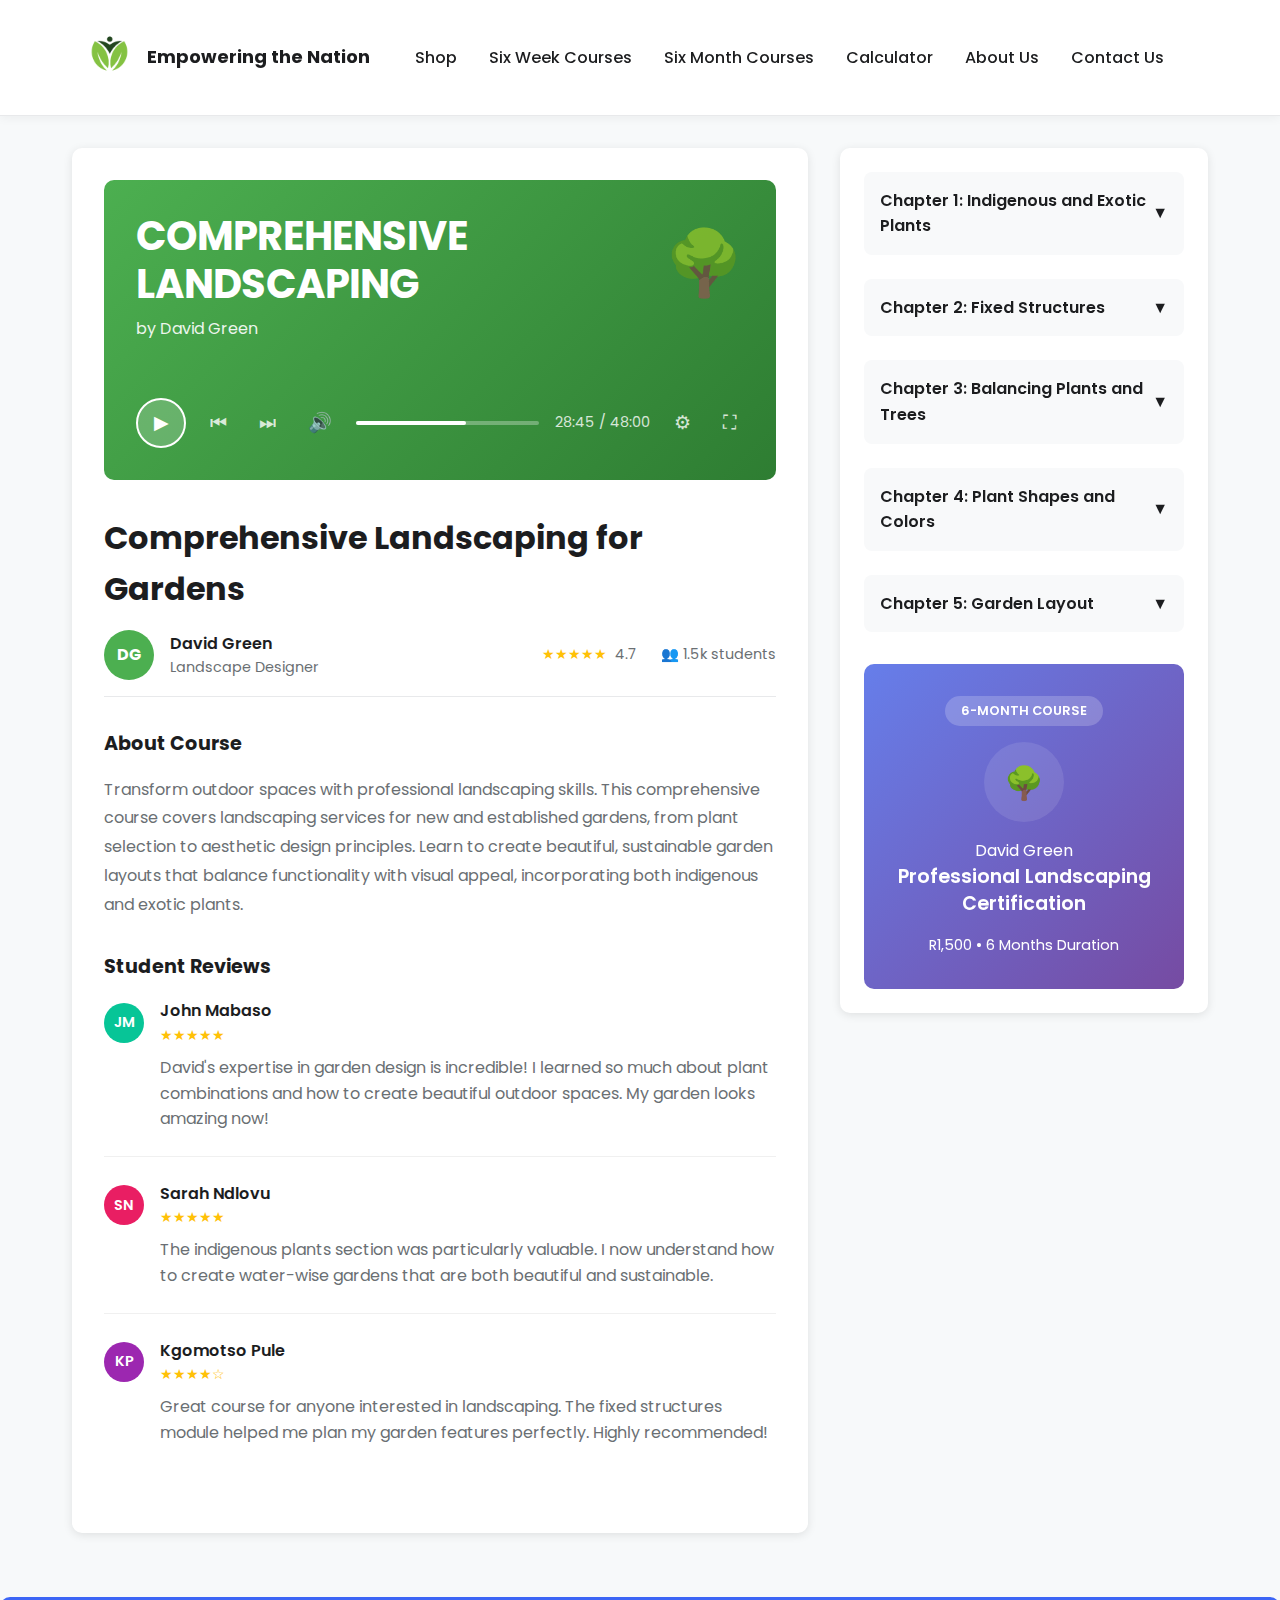
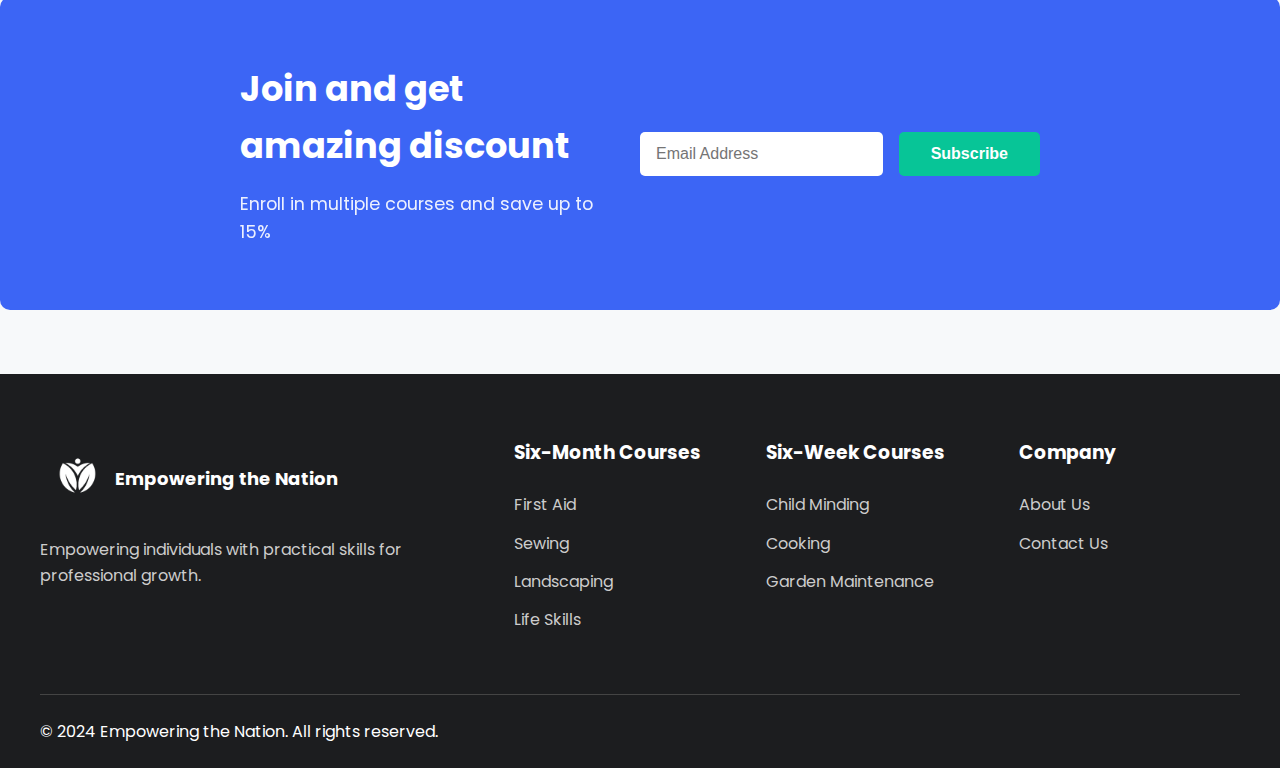
<file: landscaping.html>
<!DOCTYPE html>
<html lang="en" dir="ltr">
<head>
    <meta http-equiv="Content-Type" content="text/html; charset=UTF-8">
    <meta name="viewport" content="width=device-width, initial-scale=1.0">
    <title>Landscaping Course - Empowering the Nation</title>
    <link rel="preconnect" href="https://fonts.googleapis.com/">
    <link rel="preconnect" href="https://fonts.gstatic.com/" crossorigin="">
    <link href="https://fonts.googleapis.com/css2?family=Poppins:wght@300;400;500;600;700&display=swap" rel="stylesheet">
    <link rel="stylesheet" href="./assets/css/landscaping.css">
</head>
<body>
    <header class="header">
        <nav class="navbar">
            <a href="index.html" class="logo">
                <div class="logo-icon">
                    <img src="./src/logo.png" alt="Empowering the Nation Logo">
                </div>
                <span class="logo-text">Empowering the Nation</span>
            </a>
            <ul class="nav-menu">
                <li><a href="shop.html">Shop</a></li>
                <li><a href="six-week.html">Six Week Courses</a></li>
                <li><a href="six-month.html">Six Month Courses</a></li>
                <li><a href="cal.html">Calculator</a></li>
                <li><a href="about.html">About Us</a></li>
                <li><a href="contact.html">Contact Us</a></li>
            </ul>
            <div class="burger-menu" onclick="toggleMobileMenu()">
                <span></span>
                <span></span>
                <span></span>
            </div>
        </nav>
    </header>

    <main>
        <div class="course-container">
            <div class="main-content">
                <!-- Video Player Section -->
                <section class="video-section">
                    <div class="video-player">
                        <div class="video-content">
                            <div>
                                <h1>COMPREHENSIVE<br>LANDSCAPING</h1>
                                <div class="instructor-name">by David Green</div>
                            </div>
                            <div class="instructor-image">🌳</div>
                        </div>
                        <div class="video-controls">
                            <button class="play-btn">▶</button>
                            <button class="control-btn">⏮</button>
                            <button class="control-btn">⏭</button>
                            <button class="control-btn">🔊</button>
                            <div class="progress-bar">
                                <div class="progress-fill"></div>
                            </div>
                            <div class="time-display">28:45 / 48:00</div>
                            <button class="control-btn">⚙</button>
                            <button class="control-btn">⛶</button>
                        </div>
                    </div>
                </section>

                <!-- Course Information -->
                <section class="course-info">
                    <h2 class="course-title">Comprehensive Landscaping for Gardens</h2>
                    <div class="course-meta">
                        <div class="instructor-info">
                            <div class="instructor-avatar">DG</div>
                            <div>
                                <div style="font-weight: 600;">David Green</div>
                                <div style="font-size: 0.9rem; color: var(--text-light);">Landscape Designer</div>
                            </div>
                        </div>
                        <div class="rating">
                            <span class="stars">★★★★★</span>
                            <span>4.7</span>
                            <span style="margin-left: 1rem;">👥 1.5k students</span>
                        </div>
                    </div>
                    
                    <h3 style="margin-bottom: 1rem; font-size: 1.2rem;">About Course</h3>
                    <p class="course-description">
                        Transform outdoor spaces with professional landscaping skills. This comprehensive course covers landscaping services for new and established gardens, from plant selection to aesthetic design principles. Learn to create beautiful, sustainable garden layouts that balance functionality with visual appeal, incorporating both indigenous and exotic plants.
                    </p>

                    <h3 style="margin-bottom: 1rem; font-size: 1.2rem;">Student Reviews</h3>
                    <div class="reviews-section" style="background: transparent; padding: 0; box-shadow: none; margin: 0;">
                        <div class="review-item">
                            <div class="review-header">
                                <div class="reviewer-avatar">JM</div>
                                <div>
                                    <div class="reviewer-name">John Mabaso</div>
                                    <div class="rating">
                                        <span class="stars">★★★★★</span>
                                    </div>
                                </div>
                            </div>
                            <p class="review-text">David's expertise in garden design is incredible! I learned so much about plant combinations and how to create beautiful outdoor spaces. My garden looks amazing now!</p>
                        </div>

                        <div class="review-item">
                            <div class="review-header">
                                <div class="reviewer-avatar" style="background: #e91e63;">SN</div>
                                <div>
                                    <div class="reviewer-name">Sarah Ndlovu</div>
                                    <div class="rating">
                                        <span class="stars">★★★★★</span>
                                    </div>
                                </div>
                            </div>
                            <p class="review-text">The indigenous plants section was particularly valuable. I now understand how to create water-wise gardens that are both beautiful and sustainable.</p>
                        </div>

                        <div class="review-item">
                            <div class="review-header">
                                <div class="reviewer-avatar" style="background: #9c27b0;">KP</div>
                                <div>
                                    <div class="reviewer-name">Kgomotso Pule</div>
                                    <div class="rating">
                                        <span class="stars">★★★★☆</span>
                                    </div>
                                </div>
                            </div>
                            <p class="review-text">Great course for anyone interested in landscaping. The fixed structures module helped me plan my garden features perfectly. Highly recommended!</p>
                        </div>
                    </div>
                </section>
            </div>

            <!-- Sidebar -->
            <aside class="course-sidebar">
                <!-- Chapter 1: Indigenous and Exotic Plants -->
                <div class="sidebar-section">
                    <div class="sidebar-title" onclick="toggleChapter(this)">
                        Chapter 1: Indigenous and Exotic Plants
                        <span>▼</span>
                    </div>
                    <ul class="chapter-list" style="display: none;">
                        <li class="chapter-item">
                            <span class="chapter-name">8 Videos • 60 minutes</span>
                        </li>
                        <li class="chapter-item clickable-course">
                            <span class="chapter-name">Indigenous Plant Selection</span>
                            <div class="chapter-status pending">○</div>
                        </li>
                        <li class="chapter-item clickable-course">
                            <span class="chapter-name">Exotic Plant Care</span>
                            <div class="chapter-status pending">○</div>
                        </li>
                        <li class="chapter-item clickable-course">
                            <span class="chapter-name">Tree Varieties</span>
                            <div class="chapter-status pending">○</div>
                        </li>
                        <li class="chapter-item clickable-course">
                            <span class="chapter-name">Seasonal Planting</span>
                            <div class="chapter-status pending">○</div>
                        </li>
                    </ul>
                </div>

                <!-- Chapter 2: Fixed Structures -->
                <div class="sidebar-section">
                    <div class="sidebar-title" onclick="toggleChapter(this)">
                        Chapter 2: Fixed Structures
                        <span>▼</span>
                    </div>
                    <ul class="chapter-list" style="display: none;">
                        <li class="chapter-item">
                            <span class="chapter-name">6 Videos • 45 minutes</span>
                        </li>
                        <li class="chapter-item clickable-course">
                            <span class="chapter-name">Fountain Installation</span>
                            <div class="chapter-status pending">○</div>
                        </li>
                        <li class="chapter-item clickable-course">
                            <span class="chapter-name">Garden Statues & Art</span>
                            <div class="chapter-status pending">○</div>
                        </li>
                        <li class="chapter-item clickable-course">
                            <span class="chapter-name">Benches & Tables</span>
                            <div class="chapter-status pending">○</div>
                        </li>
                        <li class="chapter-item clickable-course">
                            <span class="chapter-name">Built-in Braai Design</span>
                            <div class="chapter-status pending">○</div>
                        </li>
                    </ul>
                </div>

                <!-- Chapter 3: Garden Balance -->
                <div class="sidebar-section">
                    <div class="sidebar-title" onclick="toggleChapter(this)">
                        Chapter 3: Balancing Plants and Trees
                        <span>▼</span>
                    </div>
                    <ul class="chapter-list" style="display: none;">
                        <li class="chapter-item">
                            <span class="chapter-name">5 Videos • 35 minutes</span>
                        </li>
                        <li class="chapter-item clickable-course">
                            <span class="chapter-name">Size and Scale Principles</span>
                            <div class="chapter-status pending">○</div>
                        </li>
                        <li class="chapter-item clickable-course">
                            <span class="chapter-name">Texture Combinations</span>
                            <div class="chapter-status pending">○</div>
                        </li>
                        <li class="chapter-item clickable-course">
                            <span class="chapter-name">Seasonal Balance</span>
                            <div class="chapter-status pending">○</div>
                        </li>
                    </ul>
                </div>

                <!-- Chapter 4: Aesthetics -->
                <div class="sidebar-section">
                    <div class="sidebar-title" onclick="toggleChapter(this)">
                        Chapter 4: Plant Shapes and Colors
                        <span>▼</span>
                    </div>
                    <ul class="chapter-list" style="display: none;">
                        <li class="chapter-item">
                            <span class="chapter-name">7 Videos • 50 minutes</span>
                        </li>
                        <li class="chapter-item clickable-course">
                            <span class="chapter-name">Color Theory in Gardens</span>
                            <div class="chapter-status pending">○</div>
                        </li>
                        <li class="chapter-item clickable-course">
                            <span class="chapter-name">Plant Shape Categories</span>
                            <div class="chapter-status pending">○</div>
                        </li>
                        <li class="chapter-item clickable-course">
                            <span class="chapter-name">Creating Focal Points</span>
                            <div class="chapter-status pending">○</div>
                        </li>
                        <li class="chapter-item clickable-course">
                            <span class="chapter-name">Visual Flow Design</span>
                            <div class="chapter-status pending">○</div>
                        </li>
                    </ul>
                </div>

                <!-- Chapter 5: Garden Layout -->
                <div class="sidebar-section">
                    <div class="sidebar-title" onclick="toggleChapter(this)">
                        Chapter 5: Garden Layout
                        <span>▼</span>
                    </div>
                    <ul class="chapter-list" style="display: none;">
                        <li class="chapter-item">
                            <span class="chapter-name">9 Videos • 65 minutes</span>
                        </li>
                        <li class="chapter-item clickable-course">
                            <span class="chapter-name">Site Analysis</span>
                            <div class="chapter-status pending">○</div>
                        </li>
                        <li class="chapter-item clickable-course">
                            <span class="chapter-name">Design Principles</span>
                            <div class="chapter-status pending">○</div>
                        </li>
                        <li class="chapter-item clickable-course">
                            <span class="chapter-name">Pathway Planning</span>
                            <div class="chapter-status pending">○</div>
                        </li>
                        <li class="chapter-item clickable-course">
                            <span class="chapter-name">Zone Creation</span>
                            <div class="chapter-status pending">○</div>
                        </li>
                        <li class="chapter-item clickable-course">
                            <span class="chapter-name">Final Layout Presentation</span>
                            <div class="chapter-status pending">○</div>
                        </li>
                    </ul>
                </div>

                <!-- Course Info Card -->
                <div class="masterclass-promo">
                    <div class="promo-badge">6-MONTH COURSE</div>
                    <div class="promo-instructor">🌳</div>
                    <div>David Green</div>
                    <h3 class="promo-title">Professional Landscaping Certification</h3>
                    <p style="margin-top: 1rem; font-size: 0.9rem;">R1,500 • 6 Months Duration</p>
                </div>
            </aside>
        </div>

        <!-- Newsletter Section -->
        <section class="newsletter-section">
            <div class="newsletter-content">
                <div class="newsletter-text">
                    <h2>Join and get amazing discount</h2>
                    <p>Enroll in multiple courses and save up to 15%</p>
                </div>
                <form class="newsletter-form">
                    <input type="email" class="newsletter-input" placeholder="Email Address">
                    <button type="submit" class="newsletter-btn">Subscribe</button>
                </form>
            </div>
        </section>
    </main>

    <footer class="footer">
        <div class="footer-content">
            <div class="footer-section">
                <a href="index.html" class="logo" style="color: white;">
                    <div class="logo-icon">
                        <img src="./src/logo.png" alt="Empowering the Nation Logo" style="filter: brightness(0) invert(1);">
                    </div>
                    <span class="logo-text">Empowering the Nation</span>
                </a>
                <p style="margin-top: 1rem; color: #ccc;">Empowering individuals with practical skills for professional growth.</p>
            </div>
            <div class="footer-section">
                <h3>Six-Month Courses</h3>
                <ul>
                    <li><a href="first-aid.html">First Aid</a></li>
                    <li><a href="sewing.html">Sewing</a></li>
                    <li><a href="landscaping.html">Landscaping</a></li>
                    <li><a href="life-skills.html">Life Skills</a></li>
                </ul>
            </div>
            <div class="footer-section">
                <h3>Six-Week Courses</h3>
                <ul>
                    <li><a href="child-minding.html">Child Minding</a></li>
                    <li><a href="cooking.html">Cooking</a></li>
                    <li><a href="garden-maintenance.html">Garden Maintenance</a></li>
                </ul>
            </div>
            <div class="footer-section">
                <h3>Company</h3>
                <ul>
                    <li><a href="about.html">About Us</a></li>
                    <li><a href="contact.html">Contact Us</a></li>
                </ul>
            </div>
        </div>
        <div class="footer-bottom">
            <p>&copy; 2024 Empowering the Nation. All rights reserved.</p>
        </div>
    </footer>

    <script src="./assets/js/courses-pages.js"></script>
</body>
</html>
</file>
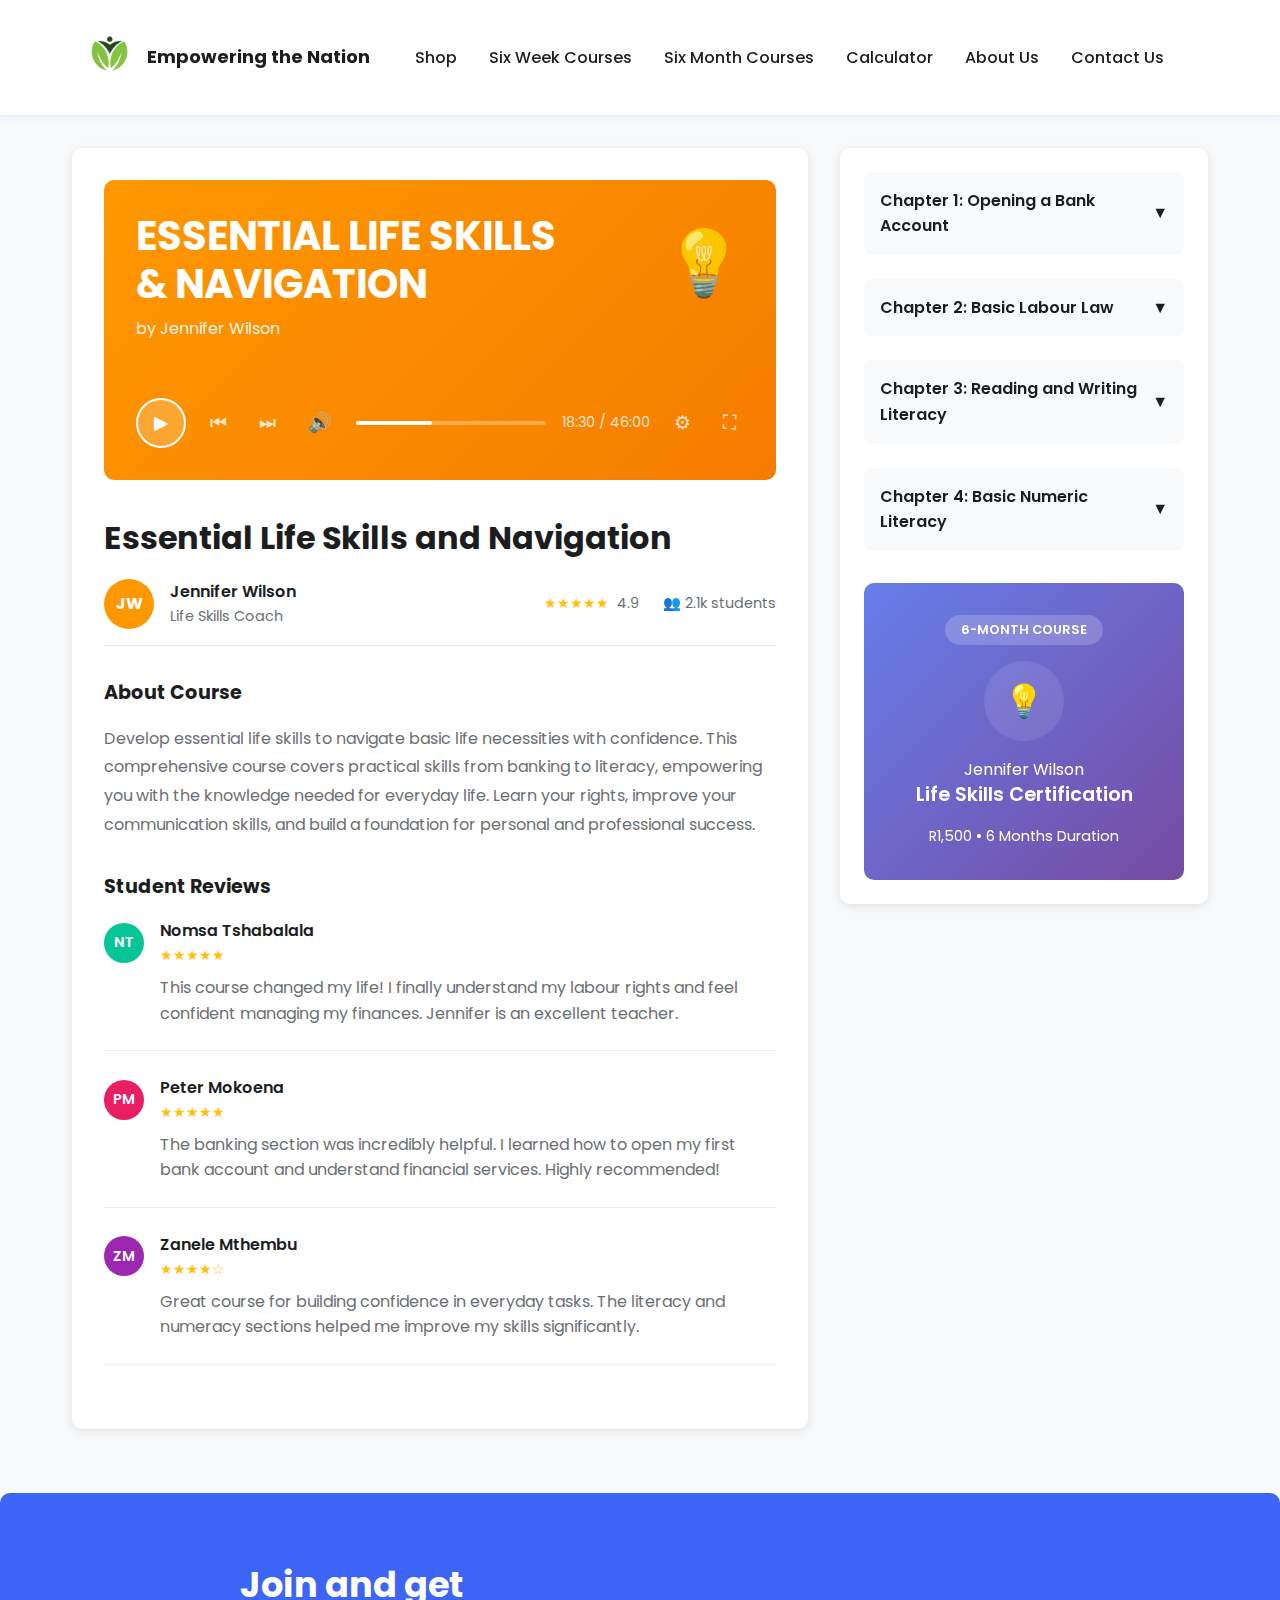
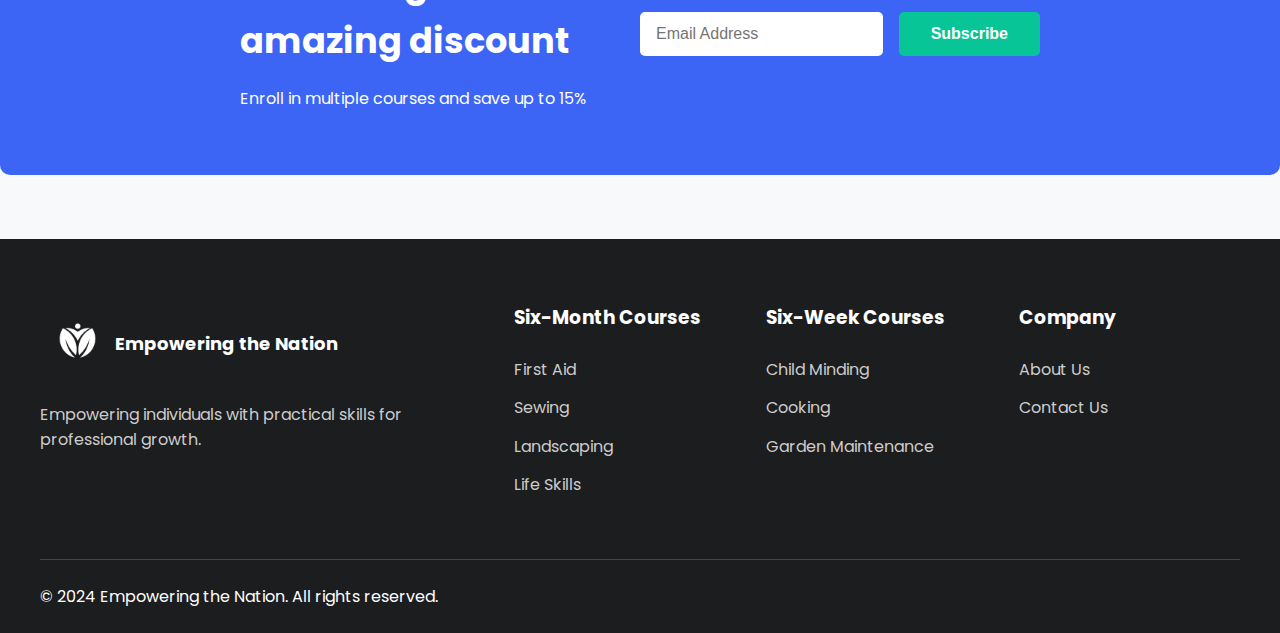
<file: life-skills.html>
<!DOCTYPE html>
<html lang="en" dir="ltr">
<head>
    <meta http-equiv="Content-Type" content="text/html; charset=UTF-8">
    <meta name="viewport" content="width=device-width, initial-scale=1.0">
    <title>Life Skills Course - Empowering the Nation</title>
    <link rel="preconnect" href="https://fonts.googleapis.com/">
    <link rel="preconnect" href="https://fonts.gstatic.com/" crossorigin="">
    <link href="https://fonts.googleapis.com/css2?family=Poppins:wght@300;400;500;600;700&display=swap" rel="stylesheet">
    <link rel="stylesheet" href="./assets/css/life-skills.css">
</head>
<body>
    <header class="header">
        <nav class="navbar">
            <a href="index.html" class="logo">
                <div class="logo-icon">
                    <img src="./src/logo.png" alt="Empowering the Nation Logo">
                </div>
                <span class="logo-text">Empowering the Nation</span>
            </a>
            <ul class="nav-menu">
                <li><a href="shop.html">Shop</a></li>
                <li><a href="six-week.html">Six Week Courses</a></li>
                <li><a href="six-month.html">Six Month Courses</a></li>
                <li><a href="cal.html">Calculator</a></li>
                <li><a href="about.html">About Us</a></li>
                <li><a href="contact.html">Contact Us</a></li>
            </ul>
            <div class="burger-menu" onclick="toggleMobileMenu()">
                <span></span>
                <span></span>
                <span></span>
            </div>
        </nav>
    </header>

    <main>
        <div class="course-container">
            <div class="main-content">
                <section class="video-section">
                    <div class="video-player">
                        <div class="video-content">
                            <div>
                                <h1>ESSENTIAL LIFE SKILLS<br>& NAVIGATION</h1>
                                <div class="instructor-name">by Jennifer Wilson</div>
                            </div>
                            <div class="instructor-image">💡</div>
                        </div>
                        <div class="video-controls">
                            <button class="play-btn">▶</button>
                            <button class="control-btn">⏮</button>
                            <button class="control-btn">⏭</button>
                            <button class="control-btn">🔊</button>
                            <div class="progress-bar">
                                <div class="progress-fill"></div>
                            </div>
                            <div class="time-display">18:30 / 46:00</div>
                            <button class="control-btn">⚙</button>
                            <button class="control-btn">⛶</button>
                        </div>
                    </div>
                </section>

                <section class="course-info">
                    <h2 class="course-title">Essential Life Skills and Navigation</h2>
                    <div class="course-meta">
                        <div class="instructor-info">
                            <div class="instructor-avatar">JW</div>
                            <div>
                                <div style="font-weight: 600;">Jennifer Wilson</div>
                                <div style="font-size: 0.9rem; color: var(--text-light);">Life Skills Coach</div>
                            </div>
                        </div>
                        <div class="rating">
                            <span class="stars">★★★★★</span>
                            <span>4.9</span>
                            <span style="margin-left: 1rem;">👥 2.1k students</span>
                        </div>
                    </div>
                    
                    <h3 style="margin-bottom: 1rem; font-size: 1.2rem;">About Course</h3>
                    <p class="course-description">
                        Develop essential life skills to navigate basic life necessities with confidence. This comprehensive course covers practical skills from banking to literacy, empowering you with the knowledge needed for everyday life. Learn your rights, improve your communication skills, and build a foundation for personal and professional success.
                    </p>

                    <h3 style="margin-bottom: 1rem; font-size: 1.2rem;">Student Reviews</h3>
                    <div class="reviews-section" style="background: transparent; padding: 0; box-shadow: none; margin: 0;">
                        <div class="review-item">
                            <div class="review-header">
                                <div class="reviewer-avatar">NT</div>
                                <div>
                                    <div class="reviewer-name">Nomsa Tshabalala</div>
                                    <div class="rating">
                                        <span class="stars">★★★★★</span>
                                    </div>
                                </div>
                            </div>
                            <p class="review-text">This course changed my life! I finally understand my labour rights and feel confident managing my finances. Jennifer is an excellent teacher.</p>
                        </div>

                        <div class="review-item">
                            <div class="review-header">
                                <div class="reviewer-avatar" style="background: #e91e63;">PM</div>
                                <div>
                                    <div class="reviewer-name">Peter Mokoena</div>
                                    <div class="rating">
                                        <span class="stars">★★★★★</span>
                                    </div>
                                </div>
                            </div>
                            <p class="review-text">The banking section was incredibly helpful. I learned how to open my first bank account and understand financial services. Highly recommended!</p>
                        </div>

                        <div class="review-item">
                            <div class="review-header">
                                <div class="reviewer-avatar" style="background: #9c27b0;">ZM</div>
                                <div>
                                    <div class="reviewer-name">Zanele Mthembu</div>
                                    <div class="rating">
                                        <span class="stars">★★★★☆</span>
                                    </div>
                                </div>
                            </div>
                            <p class="review-text">Great course for building confidence in everyday tasks. The literacy and numeracy sections helped me improve my skills significantly.</p>
                        </div>
                    </div>
                </section>
            </div>

            <aside class="course-sidebar">
                <div class="sidebar-section">
                    <div class="sidebar-title" onclick="toggleChapter(this)">
                        Chapter 1: Opening a Bank Account
                        <span>▼</span>
                    </div>
                    <ul class="chapter-list" style="display: none;">
                        <li class="chapter-item">
                            <span class="chapter-name">5 Videos • 30 minutes</span>
                        </li>
                        <li class="chapter-item clickable-course">
                            <span class="chapter-name">Choosing the Right Bank</span>
                            <div class="chapter-status pending">○</div>
                        </li>
                        <li class="chapter-item clickable-course">
                            <span class="chapter-name">Required Documentation</span>
                            <div class="chapter-status pending">○</div>
                        </li>
                        <li class="chapter-item clickable-course">
                            <span class="chapter-name">Account Types</span>
                            <div class="chapter-status pending">○</div>
                        </li>
                        <li class="chapter-item clickable-course">
                            <span class="chapter-name">Banking Services</span>
                            <div class="chapter-status pending">○</div>
                        </li>
                    </ul>
                </div>

                <div class="sidebar-section">
                    <div class="sidebar-title" onclick="toggleChapter(this)">
                        Chapter 2: Basic Labour Law
                        <span>▼</span>
                    </div>
                    <ul class="chapter-list" style="display: none;">
                        <li class="chapter-item">
                            <span class="chapter-name">6 Videos • 40 minutes</span>
                        </li>
                        <li class="chapter-item clickable-course">
                            <span class="chapter-name">Know Your Rights</span>
                            <div class="chapter-status pending">○</div>
                        </li>
                        <li class="chapter-item clickable-course">
                            <span class="chapter-name">Employment Contracts</span>
                            <div class="chapter-status pending">○</div>
                        </li>
                        <li class="chapter-item clickable-course">
                            <span class="chapter-name">Workplace Safety</span>
                            <div class="chapter-status pending">○</div>
                        </li>
                        <li class="chapter-item clickable-course">
                            <span class="chapter-name">Dispute Resolution</span>
                            <div class="chapter-status pending">○</div>
                        </li>
                    </ul>
                </div>

                <div class="sidebar-section">
                    <div class="sidebar-title" onclick="toggleChapter(this)">
                        Chapter 3: Reading and Writing Literacy
                        <span>▼</span>
                    </div>
                    <ul class="chapter-list" style="display: none;">
                        <li class="chapter-item">
                            <span class="chapter-name">8 Videos • 55 minutes</span>
                        </li>
                        <li class="chapter-item clickable-course">
                            <span class="chapter-name">Reading Comprehension</span>
                            <div class="chapter-status pending">○</div>
                        </li>
                        <li class="chapter-item clickable-course">
                            <span class="chapter-name">Writing Skills</span>
                            <div class="chapter-status pending">○</div>
                        </li>
                        <li class="chapter-item clickable-course">
                            <span class="chapter-name">Communication Techniques</span>
                            <div class="chapter-status pending">○</div>
                        </li>
                        <li class="chapter-item clickable-course">
                            <span class="chapter-name">Document Understanding</span>
                            <div class="chapter-status pending">○</div>
                        </li>
                    </ul>
                </div>

                <div class="sidebar-section">
                    <div class="sidebar-title" onclick="toggleChapter(this)">
                        Chapter 4: Basic Numeric Literacy
                        <span>▼</span>
                    </div>
                    <ul class="chapter-list" style="display: none;">
                        <li class="chapter-item">
                            <span class="chapter-name">7 Videos • 45 minutes</span>
                        </li>
                        <li class="chapter-item clickable-course">
                            <span class="chapter-name">Basic Mathematics</span>
                            <div class="chapter-status pending">○</div>
                        </li>
                        <li class="chapter-item clickable-course">
                            <span class="chapter-name">Financial Calculations</span>
                            <div class="chapter-status pending">○</div>
                        </li>
                        <li class="chapter-item clickable-course">
                            <span class="chapter-name">Budget Management</span>
                            <div class="chapter-status pending">○</div>
                        </li>
                        <li class="chapter-item clickable-course">
                            <span class="chapter-name">Problem Solving</span>
                            <div class="chapter-status pending">○</div>
                        </li>
                    </ul>
                </div>

                <div class="masterclass-promo">
                    <div class="promo-badge">6-MONTH COURSE</div>
                    <div class="promo-instructor">💡</div>
                    <div>Jennifer Wilson</div>
                    <h3 class="promo-title">Life Skills Certification</h3>
                    <p style="margin-top: 1rem; font-size: 0.9rem;">R1,500 • 6 Months Duration</p>
                </div>
            </aside>
        </div>

        <section class="newsletter-section">
            <div class="newsletter-content">
                <div class="newsletter-text">
                    <h2>Join and get amazing discount</h2>
                    <p>Enroll in multiple courses and save up to 15%</p>
                </div>
                <form class="newsletter-form">
                    <input type="email" class="newsletter-input" placeholder="Email Address">
                    <button type="submit" class="newsletter-btn">Subscribe</button>
                </form>
            </div>
        </section>
    </main>

    <footer class="footer">
        <div class="footer-content">
            <div class="footer-section">
                <a href="index.html" class="logo" style="color: white;">
                    <div class="logo-icon">
                        <img src="./src/logo.png" alt="Empowering the Nation Logo" style="filter: brightness(0) invert(1);">
                    </div>
                    <span class="logo-text">Empowering the Nation</span>
                </a>
                <p style="margin-top: 1rem; color: #ccc;">Empowering individuals with practical skills for professional growth.</p>
            </div>
            <div class="footer-section">
                <h3>Six-Month Courses</h3>
                <ul>
                    <li><a href="first-aid.html">First Aid</a></li>
                    <li><a href="sewing.html">Sewing</a></li>
                    <li><a href="landscaping.html">Landscaping</a></li>
                    <li><a href="life-skills.html">Life Skills</a></li>
                </ul>
            </div>
            <div class="footer-section">
                <h3>Six-Week Courses</h3>
                <ul>
                    <li><a href="child-minding.html">Child Minding</a></li>
                    <li><a href="cooking.html">Cooking</a></li>
                    <li><a href="garden-maintenance.html">Garden Maintenance</a></li>
                </ul>
            </div>
            <div class="footer-section">
                <h3>Company</h3>
                <ul>
                    <li><a href="about.html">About Us</a></li>
                    <li><a href="contact.html">Contact Us</a></li>
                </ul>
            </div>
        </div>
        <div class="footer-bottom">
            <p>&copy; 2024 Empowering the Nation. All rights reserved.</p>
        </div>
    </footer>

    <script src="./assets/js/courses-pages.js"></script>
</body>
</html>
</file>
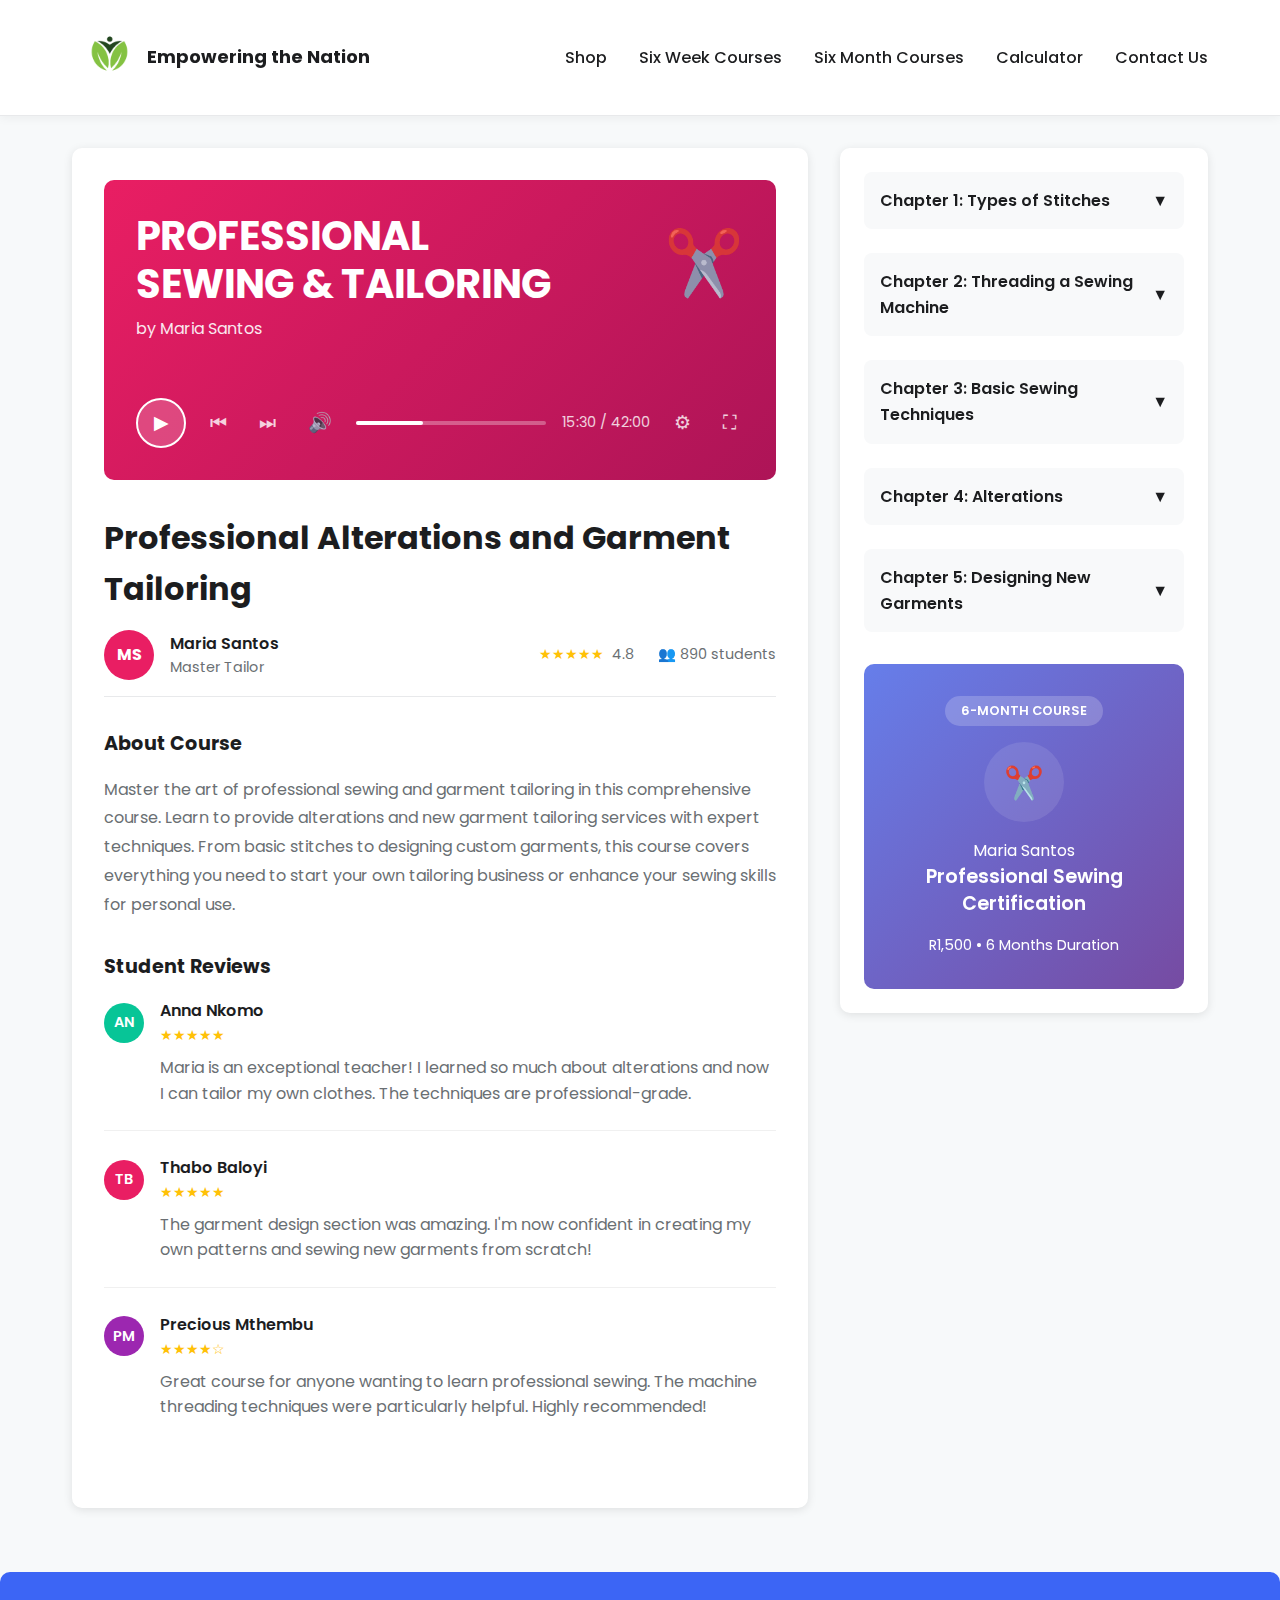
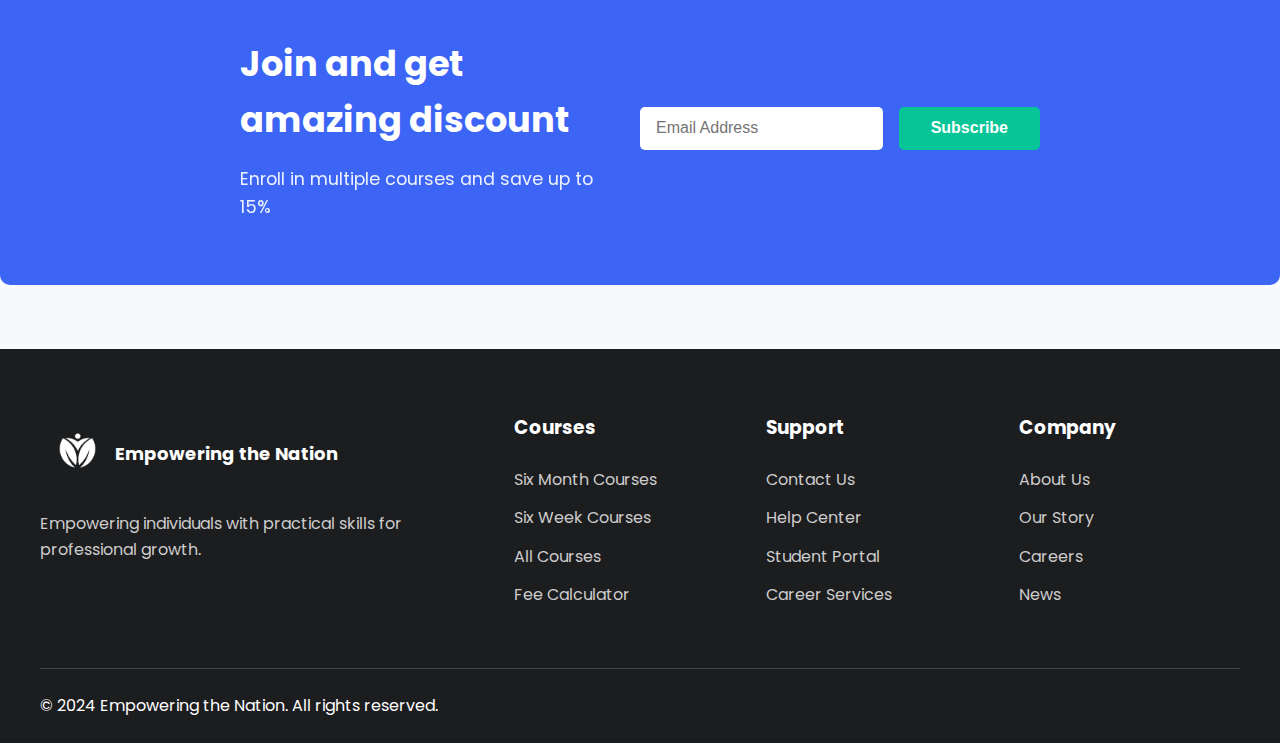
<file: sewing.html>
<!DOCTYPE html>
<html lang="en" dir="ltr">
<head>
    <meta http-equiv="Content-Type" content="text/html; charset=UTF-8">
    <meta name="viewport" content="width=device-width, initial-scale=1.0">
    <title>Sewing Course - Empowering the Nation</title>
    <link rel="preconnect" href="https://fonts.googleapis.com/">
    <link rel="preconnect" href="https://fonts.gstatic.com/" crossorigin="">
    <link href="https://fonts.googleapis.com/css2?family=Poppins:wght@300;400;500;600;700&display=swap" rel="stylesheet">
    <link rel="stylesheet" href="./assets/css/sewing.css">
</head>
<body>
    <header class="header">
        <nav class="navbar">
            <a href="index.html" class="logo">
                <div class="logo-icon">
                    <img src="./src/logo.png" alt="Empowering the Nation Logo">
                </div>
                <span class="logo-text">Empowering the Nation</span>
            </a>
            <ul class="nav-menu">
                <li><a href="shop.html">Shop</a></li>
                <li><a href="six-week.html">Six Week Courses</a></li>
                <li><a href="six-month.html">Six Month Courses</a></li>
                <li><a href="cal.html">Calculator</a></li>
                <li><a href="contact.html">Contact Us</a></li>
            </ul>
        </nav>
    </header>

    <main>
        <div class="course-container">
            <div class="main-content">
                <!-- Video Player Section -->
                <section class="video-section">
                    <div class="video-player">
                        <div class="video-content">
                            <div>
                                <h1>PROFESSIONAL<br>SEWING & TAILORING</h1>
                                <div class="instructor-name">by Maria Santos</div>
                            </div>
                            <div class="instructor-image">✂️</div>
                        </div>
                        <div class="video-controls">
                            <button class="play-btn">▶</button>
                            <button class="control-btn">⏮</button>
                            <button class="control-btn">⏭</button>
                            <button class="control-btn">🔊</button>
                            <div class="progress-bar">
                                <div class="progress-fill"></div>
                            </div>
                            <div class="time-display">15:30 / 42:00</div>
                            <button class="control-btn">⚙</button>
                            <button class="control-btn">⛶</button>
                        </div>
                    </div>
                </section>

                <!-- Course Information -->
                <section class="course-info">
                    <h2 class="course-title">Professional Alterations and Garment Tailoring</h2>
                    <div class="course-meta">
                        <div class="instructor-info">
                            <div class="instructor-avatar">MS</div>
                            <div>
                                <div style="font-weight: 600;">Maria Santos</div>
                                <div style="font-size: 0.9rem; color: var(--text-light);">Master Tailor</div>
                            </div>
                        </div>
                        <div class="rating">
                            <span class="stars">★★★★★</span>
                            <span>4.8</span>
                            <span style="margin-left: 1rem;">👥 890 students</span>
                        </div>
                    </div>
                    
                    <h3 style="margin-bottom: 1rem; font-size: 1.2rem;">About Course</h3>
                    <p class="course-description">
                        Master the art of professional sewing and garment tailoring in this comprehensive course. Learn to provide alterations and new garment tailoring services with expert techniques. From basic stitches to designing custom garments, this course covers everything you need to start your own tailoring business or enhance your sewing skills for personal use.
                    </p>

                    <h3 style="margin-bottom: 1rem; font-size: 1.2rem;">Student Reviews</h3>
                    <div class="reviews-section" style="background: transparent; padding: 0; box-shadow: none; margin: 0;">
                        <div class="review-item">
                            <div class="review-header">
                                <div class="reviewer-avatar">AN</div>
                                <div>
                                    <div class="reviewer-name">Anna Nkomo</div>
                                    <div class="rating">
                                        <span class="stars">★★★★★</span>
                                    </div>
                                </div>
                            </div>
                            <p class="review-text">Maria is an exceptional teacher! I learned so much about alterations and now I can tailor my own clothes. The techniques are professional-grade.</p>
                        </div>

                        <div class="review-item">
                            <div class="review-header">
                                <div class="reviewer-avatar" style="background: #e91e63;">TB</div>
                                <div>
                                    <div class="reviewer-name">Thabo Baloyi</div>
                                    <div class="rating">
                                        <span class="stars">★★★★★</span>
                                    </div>
                                </div>
                            </div>
                            <p class="review-text">The garment design section was amazing. I'm now confident in creating my own patterns and sewing new garments from scratch!</p>
                        </div>

                        <div class="review-item">
                            <div class="review-header">
                                <div class="reviewer-avatar" style="background: #9c27b0;">PM</div>
                                <div>
                                    <div class="reviewer-name">Precious Mthembu</div>
                                    <div class="rating">
                                        <span class="stars">★★★★☆</span>
                                    </div>
                                </div>
                            </div>
                            <p class="review-text">Great course for anyone wanting to learn professional sewing. The machine threading techniques were particularly helpful. Highly recommended!</p>
                        </div>
                    </div>
                </section>
            </div>

            <!-- Sidebar -->
            <aside class="course-sidebar">
                <!-- Chapter 1: Types of Stitches -->
                <div class="sidebar-section">
                    <div class="sidebar-title" onclick="toggleChapter(this)">
                        Chapter 1: Types of Stitches
                        <span>▼</span>
                    </div>
                    <ul class="chapter-list" style="display: none;">
                        <li class="chapter-item">
                            <span class="chapter-name">6 Videos • 40 minutes</span>
                        </li>
                        <li class="chapter-item clickable-course">
                            <span class="chapter-name">Basic Hand Stitches</span>
                            <div class="chapter-status pending">○</div>
                        </li>
                        <li class="chapter-item clickable-course">
                            <span class="chapter-name">Decorative Stitches</span>
                            <div class="chapter-status pending">○</div>
                        </li>
                        <li class="chapter-item clickable-course">
                            <span class="chapter-name">Reinforcement Stitches</span>
                            <div class="chapter-status pending">○</div>
                        </li>
                        <li class="chapter-item clickable-course">
                            <span class="chapter-name">Machine Stitches</span>
                            <div class="chapter-status pending">○</div>
                        </li>
                    </ul>
                </div>

                <!-- Chapter 2: Threading a Sewing Machine -->
                <div class="sidebar-section">
                    <div class="sidebar-title" onclick="toggleChapter(this)">
                        Chapter 2: Threading a Sewing Machine
                        <span>▼</span>
                    </div>
                    <ul class="chapter-list" style="display: none;">
                        <li class="chapter-item">
                            <span class="chapter-name">4 Videos • 25 minutes</span>
                        </li>
                        <li class="chapter-item clickable-course">
                            <span class="chapter-name">Machine Setup</span>
                            <div class="chapter-status pending">○</div>
                        </li>
                        <li class="chapter-item clickable-course">
                            <span class="chapter-name">Upper Threading</span>
                            <div class="chapter-status pending">○</div>
                        </li>
                        <li class="chapter-item clickable-course">
                            <span class="chapter-name">Bobbin Threading</span>
                            <div class="chapter-status pending">○</div>
                        </li>
                    </ul>
                </div>

                <!-- Chapter 3: Basic Sewing Techniques -->
                <div class="sidebar-section">
                    <div class="sidebar-title" onclick="toggleChapter(this)">
                        Chapter 3: Basic Sewing Techniques
                        <span>▼</span>
                    </div>
                    <ul class="chapter-list" style="display: none;">
                        <li class="chapter-item">
                            <span class="chapter-name">8 Videos • 55 minutes</span>
                        </li>
                        <li class="chapter-item clickable-course">
                            <span class="chapter-name">Sewing Buttons</span>
                            <div class="chapter-status pending">○</div>
                        </li>
                        <li class="chapter-item clickable-course">
                            <span class="chapter-name">Installing Zips</span>
                            <div class="chapter-status pending">○</div>
                        </li>
                        <li class="chapter-item clickable-course">
                            <span class="chapter-name">Hemming Techniques</span>
                            <div class="chapter-status pending">○</div>
                        </li>
                        <li class="chapter-item clickable-course">
                            <span class="chapter-name">Seam Construction</span>
                            <div class="chapter-status pending">○</div>
                        </li>
                    </ul>
                </div>

                <!-- Chapter 4: Alterations -->
                <div class="sidebar-section">
                    <div class="sidebar-title" onclick="toggleChapter(this)">
                        Chapter 4: Alterations
                        <span>▼</span>
                    </div>
                    <ul class="chapter-list" style="display: none;">
                        <li class="chapter-item">
                            <span class="chapter-name">7 Videos • 50 minutes</span>
                        </li>
                        <li class="chapter-item clickable-course">
                            <span class="chapter-name">Taking Measurements</span>
                            <div class="chapter-status pending">○</div>
                        </li>
                        <li class="chapter-item clickable-course">
                            <span class="chapter-name">Trouser Alterations</span>
                            <div class="chapter-status pending">○</div>
                        </li>
                        <li class="chapter-item clickable-course">
                            <span class="chapter-name">Dress Alterations</span>
                            <div class="chapter-status pending">○</div>
                        </li>
                        <li class="chapter-item clickable-course">
                            <span class="chapter-name">Jacket Alterations</span>
                            <div class="chapter-status pending">○</div>
                        </li>
                    </ul>
                </div>

                <!-- Chapter 5: Designing and Sewing New Garments -->
                <div class="sidebar-section">
                    <div class="sidebar-title" onclick="toggleChapter(this)">
                        Chapter 5: Designing New Garments
                        <span>▼</span>
                    </div>
                    <ul class="chapter-list" style="display: none;">
                        <li class="chapter-item">
                            <span class="chapter-name">10 Videos • 75 minutes</span>
                        </li>
                        <li class="chapter-item clickable-course">
                            <span class="chapter-name">Pattern Making</span>
                            <div class="chapter-status pending">○</div>
                        </li>
                        <li class="chapter-item clickable-course">
                            <span class="chapter-name">Fabric Selection</span>
                            <div class="chapter-status pending">○</div>
                        </li>
                        <li class="chapter-item clickable-course">
                            <span class="chapter-name">Cutting Techniques</span>
                            <div class="chapter-status pending">○</div>
                        </li>
                        <li class="chapter-item clickable-course">
                            <span class="chapter-name">Garment Assembly</span>
                            <div class="chapter-status pending">○</div>
                        </li>
                        <li class="chapter-item clickable-course">
                            <span class="chapter-name">Finishing Touches</span>
                            <div class="chapter-status pending">○</div>
                        </li>
                    </ul>
                </div>

                <!-- Course Info Card -->
                <div class="masterclass-promo">
                    <div class="promo-badge">6-MONTH COURSE</div>
                    <div class="promo-instructor">✂️</div>
                    <div>Maria Santos</div>
                    <h3 class="promo-title">Professional Sewing Certification</h3>
                    <p style="margin-top: 1rem; font-size: 0.9rem;">R1,500 • 6 Months Duration</p>
                </div>
            </aside>
        </div>

        <!-- Newsletter Section -->
        <section class="newsletter-section">
            <div class="newsletter-content">
                <div class="newsletter-text">
                    <h2>Join and get amazing discount</h2>
                    <p>Enroll in multiple courses and save up to 15%</p>
                </div>
                <form class="newsletter-form">
                    <input type="email" class="newsletter-input" placeholder="Email Address">
                    <button type="submit" class="newsletter-btn">Subscribe</button>
                </form>
            </div>
        </section>
    </main>

    <footer class="footer">
        <div class="footer-content">
            <div class="footer-section">
                <a href="index.html" class="logo" style="color: white;">
                    <div class="logo-icon">
                        <img src="./src/logo.png" alt="Empowering the Nation Logo" style="filter: brightness(0) invert(1);">
                    </div>
                    <span class="logo-text">Empowering the Nation</span>
                </a>
                <p style="margin-top: 1rem; color: #ccc;">Empowering individuals with practical skills for professional growth.</p>
            </div>
            <div class="footer-section">
                <h3>Courses</h3>
                <ul>
                    <li><a href="six-month.html">Six Month Courses</a></li>
                    <li><a href="six-week.html">Six Week Courses</a></li>
                    <li><a href="shop.html">All Courses</a></li>
                    <li><a href="cal.html">Fee Calculator</a></li>
                </ul>
            </div>
            <div class="footer-section">
                <h3>Support</h3>
                <ul>
                    <li><a href="contact.html">Contact Us</a></li>
                    <li><a href="#">Help Center</a></li>
                    <li><a href="#">Student Portal</a></li>
                    <li><a href="#">Career Services</a></li>
                </ul>
            </div>
            <div class="footer-section">
                <h3>Company</h3>
                <ul>
                    <li><a href="#">About Us</a></li>
                    <li><a href="#">Our Story</a></li>
                    <li><a href="#">Careers</a></li>
                    <li><a href="#">News</a></li>
                </ul>
            </div>
        </div>
        <div class="footer-bottom">
            <p>&copy; 2024 Empowering the Nation. All rights reserved.</p>
        </div>
    </footer>

    <script src="./assets/js/courses-pages.js"></script>
</body>
</html>
</file>
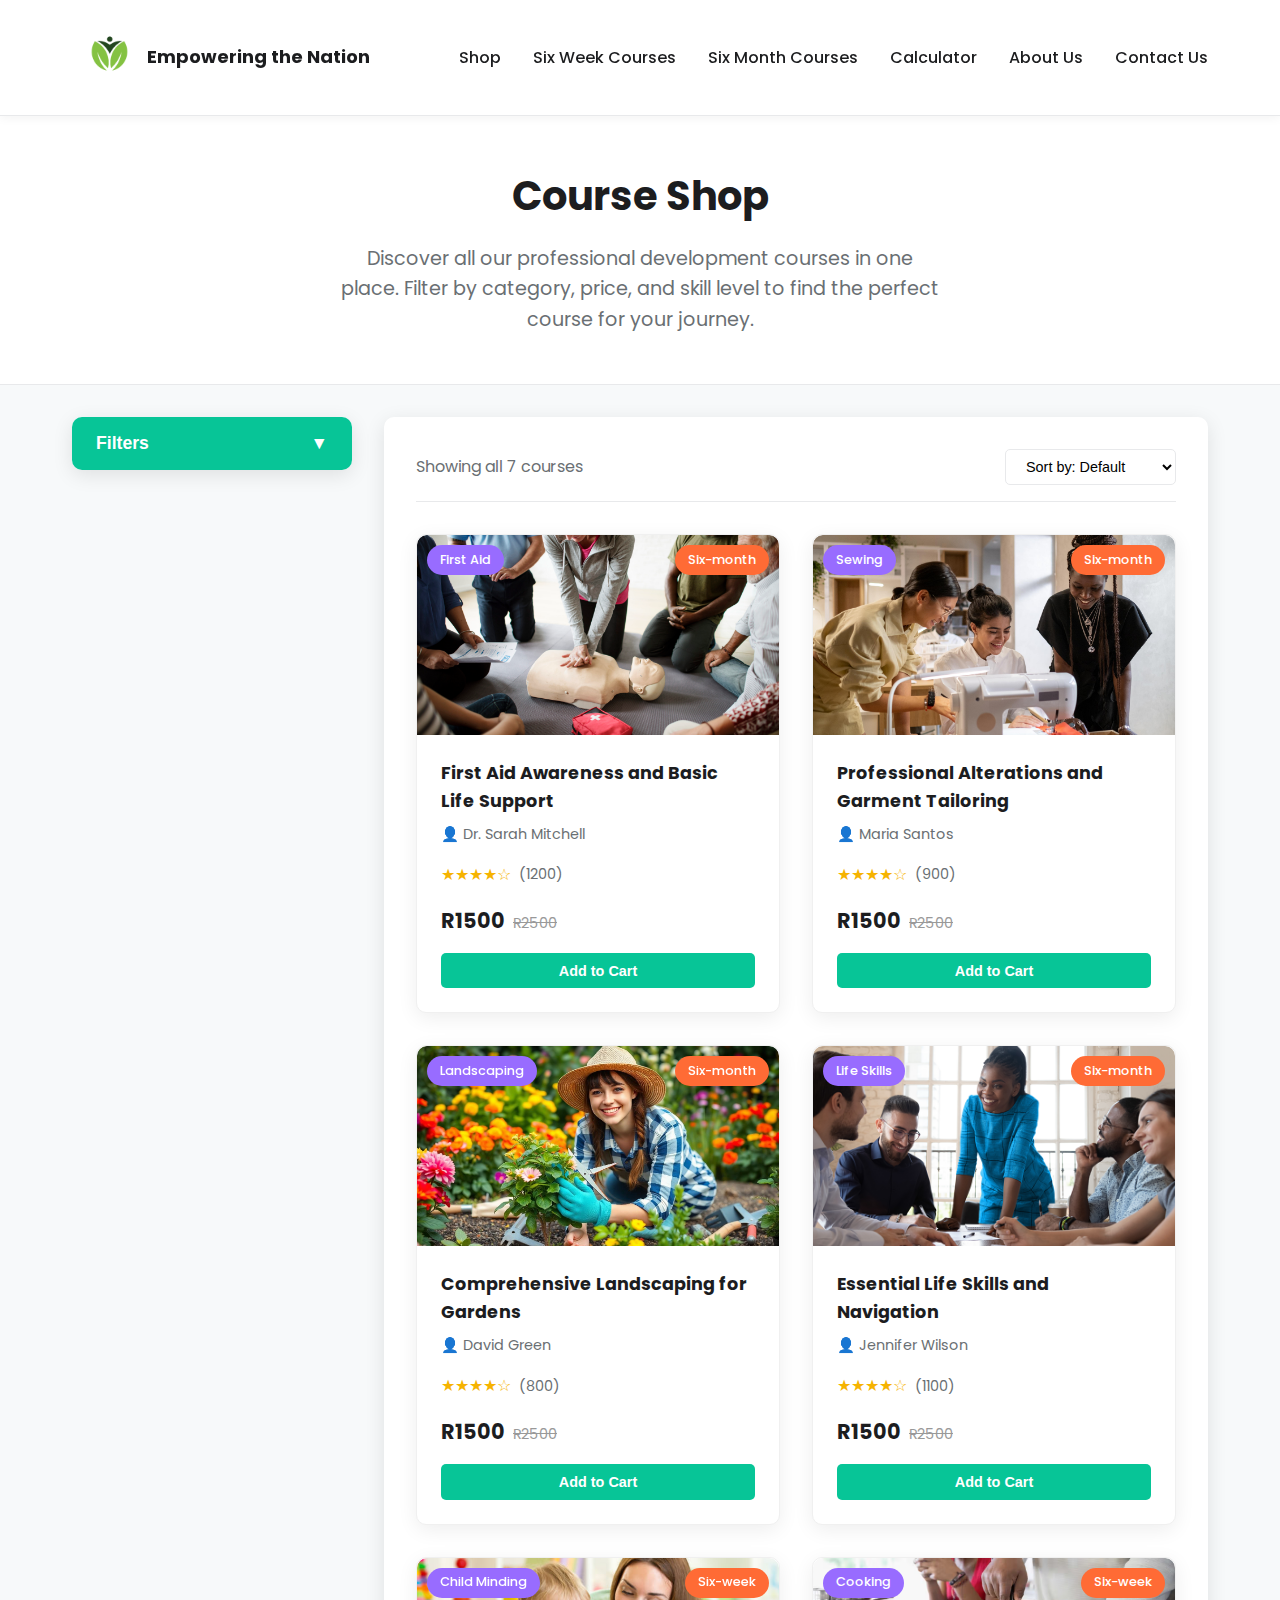
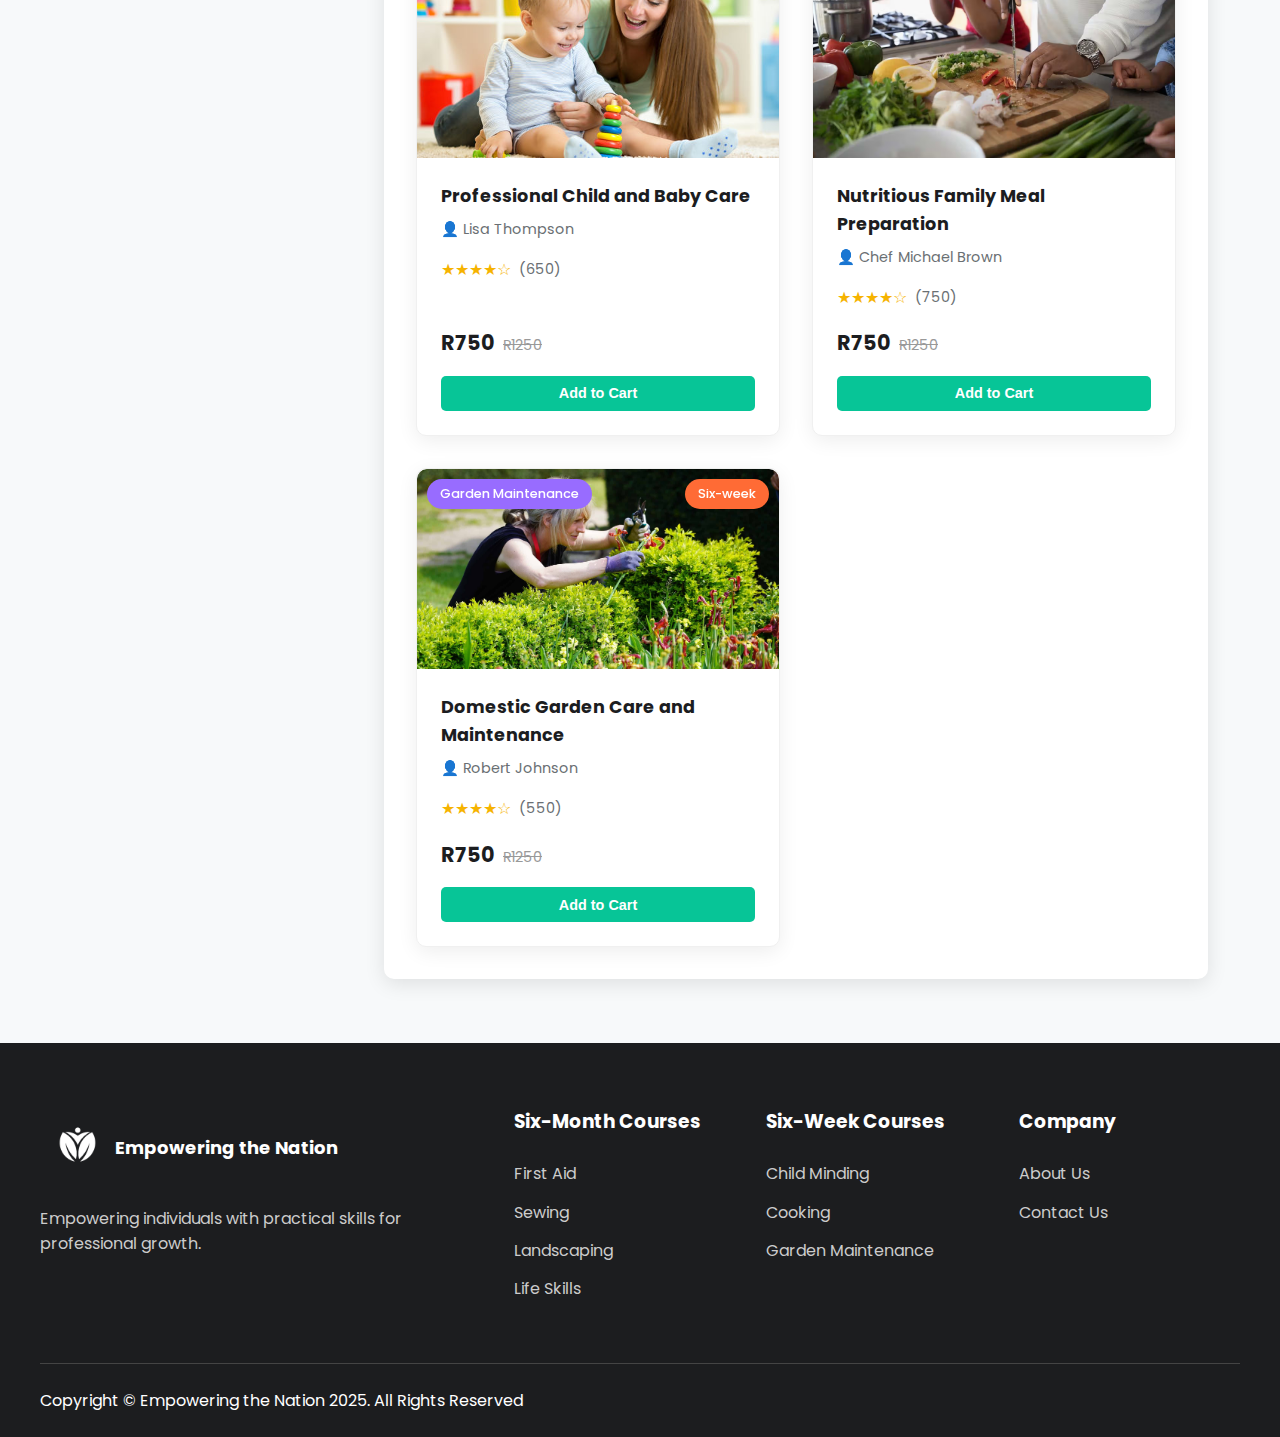
<file: shop.html>
<!DOCTYPE html>
<html lang="en" dir="ltr">
<head>
    <meta http-equiv="Content-Type" content="text/html; charset=UTF-8">
    <meta name="viewport" content="width=device-width, initial-scale=1.0">
    <title>Course Shop - Empowering the Nation</title>
    <link rel="preconnect" href="https://fonts.googleapis.com/">
    <link rel="preconnect" href="https://fonts.gstatic.com/" crossorigin="">
    <link href="https://fonts.googleapis.com/css2?family=Poppins:wght@300;400;500;600;700&display=swap" rel="stylesheet">
    <link rel="stylesheet" href="./assets/css/shop.css">
</head>
<body>
    <header class="header">
        <nav class="navbar">
            <a href="index.html" class="logo">
                <div class="logo-icon">
                    <img src="./src/logo.png" alt="Empowering the Nation Logo">
                </div>
                <span class="logo-text">Empowering the Nation</span>
            </a>
            <ul class="nav-menu">
                <li><a href="shop.html">Shop</a></li>
                <li><a href="six-week.html">Six Week Courses</a></li>
                <li><a href="six-month.html">Six Month Courses</a></li>
                <li><a href="cal.html">Calculator</a></li>
                <li><a href="about.html">About Us</a></li>
                <li><a href="contact.html">Contact Us</a></li>
            </ul>
            <div class="burger-menu" onclick="toggleMobileMenu()">
                <span></span>
                <span></span>
                <span></span>
            </div>
        </nav>
    </header>

    <!-- Shop Header -->
    <section class="shop-header">
        <h1 class="shop-title">Course Shop</h1>
        <p class="shop-subtitle">Discover all our professional development courses in one place. Filter by category, price, and skill level to find the perfect course for your journey.</p>
    </section>

    <main>
        <div class="shop-container">
            <!-- Filter Sidebar -->
            <aside class="filter-sidebar">
                <button class="filter-toggle" onclick="toggleFilters()">
                    Filters
                    <span id="filter-arrow">▼</span>
                </button>
                <div class="filter-content" id="filter-content">
                    <div class="filter-section">
                        <h3 class="filter-title">Categories</h3>
                        <div class="filter-group">
                            <div class="filter-checkbox">
                                <input type="checkbox" id="first-aid" value="First Aid">
                                <label for="first-aid">First Aid</label>
                            </div>
                            <div class="filter-checkbox">
                                <input type="checkbox" id="sewing" value="Sewing">
                                <label for="sewing">Sewing</label>
                            </div>
                            <div class="filter-checkbox">
                                <input type="checkbox" id="landscaping" value="Landscaping">
                                <label for="landscaping">Landscaping</label>
                            </div>
                            <div class="filter-checkbox">
                                <input type="checkbox" id="life-skills" value="Life Skills">
                                <label for="life-skills">Life Skills</label>
                            </div>
                            <div class="filter-checkbox">
                                <input type="checkbox" id="child-minding" value="Child Minding">
                                <label for="child-minding">Child Minding</label>
                            </div>
                            <div class="filter-checkbox">
                                <input type="checkbox" id="cooking" value="Cooking">
                                <label for="cooking">Cooking</label>
                            </div>
                            <div class="filter-checkbox">
                                <input type="checkbox" id="garden-maintenance" value="Garden Maintenance">
                                <label for="garden-maintenance">Garden Maintenance</label>
                            </div>
                        </div>
                    </div>

                    <div class="filter-section">
                        <h3 class="filter-title">Price Range</h3>
                        <div class="price-range">
                            <div class="price-inputs">
                                <input type="number" class="price-input" id="min-price" placeholder="Min" min="0" max="5000">
                                <span>-</span>
                                <input type="number" class="price-input" id="max-price" placeholder="Max" min="0" max="5000">
                            </div>
                            <input type="range" class="price-slider" id="price-slider" min="0" max="5000" value="2500">
                        </div>
                    </div>

                    <div class="filter-section">
                        <h3 class="filter-title">Course Duration</h3>
                        <div class="filter-group">
                            <div class="filter-checkbox">
                                <input type="checkbox" id="six-week" value="Six-week">
                                <label for="six-week">Six-week Courses</label>
                            </div>
                            <div class="filter-checkbox">
                                <input type="checkbox" id="six-month" value="Six-month">
                                <label for="six-month">Six-month Courses</label>
                            </div>
                        </div>
                    </div>

                    <button class="clear-filters" onclick="clearAllFilters()">Clear All Filters</button>
                </div>
            </aside>

            <!-- Shop Content -->
            <div class="shop-content">
                <div class="shop-controls">
                    <div class="results-count" id="results-count">Showing all 7 courses</div>
                    <div class="sort-controls">
                        <select class="sort-select" id="sort-select" onchange="sortCourses()">
                            <option value="default">Sort by: Default</option>
                            <option value="price-low">Price: Low to High</option>
                            <option value="price-high">Price: High to Low</option>
                            <option value="rating">Rating</option>
                            <option value="name">Name A-Z</option>
                        </select>
                    </div>
                </div>

                <div class="courses-grid" id="courses-grid">
                    <!-- Courses will be dynamically generated here -->
                </div>
            </div>
        </div>
    </main>

    <footer class="footer">
        <div class="footer-content">
            <div class="footer-section">
                <a href="index.html" class="logo" style="color: white;">
                    <div class="logo-icon">
                        <img src="./src/logo.png" alt="Empowering the Nation Logo" class="footer-logo">
                    </div>
                    <span class="logo-text">Empowering the Nation</span>
                </a>
                <p style="margin-top: 1rem; color: #ccc;">Empowering individuals with practical skills for professional growth.</p>
            </div>
            <div class="footer-section">
                <h3>Six-Month Courses</h3>
                <ul>
                    <li><a href="first-aid.html">First Aid</a></li>
                    <li><a href="sewing.html">Sewing</a></li>
                    <li><a href="landscaping.html">Landscaping</a></li>
                    <li><a href="life-skills.html">Life Skills</a></li>
                </ul>
            </div>
            <div class="footer-section">
                <h3>Six-Week Courses</h3>
                <ul>
                    <li><a href="child-minding.html">Child Minding</a></li>
                    <li><a href="cooking.html">Cooking</a></li>
                    <li><a href="garden-maintenance.html">Garden Maintenance</a></li>
                </ul>
            </div>
            <div class="footer-section">
                <h3>Company</h3>
                <ul>
                    <li><a href="about.html">About Us</a></li>
                    <li><a href="contact.html">Contact Us</a></li>
                </ul>
            </div>
        </div>
        <div class="footer-bottom">
            <p>Copyright © Empowering the Nation 2025. All Rights Reserved</p>
        </div>
    </footer>

    <script src="./assets/js/shop.js"> </script>
</body>
</html>
</file>
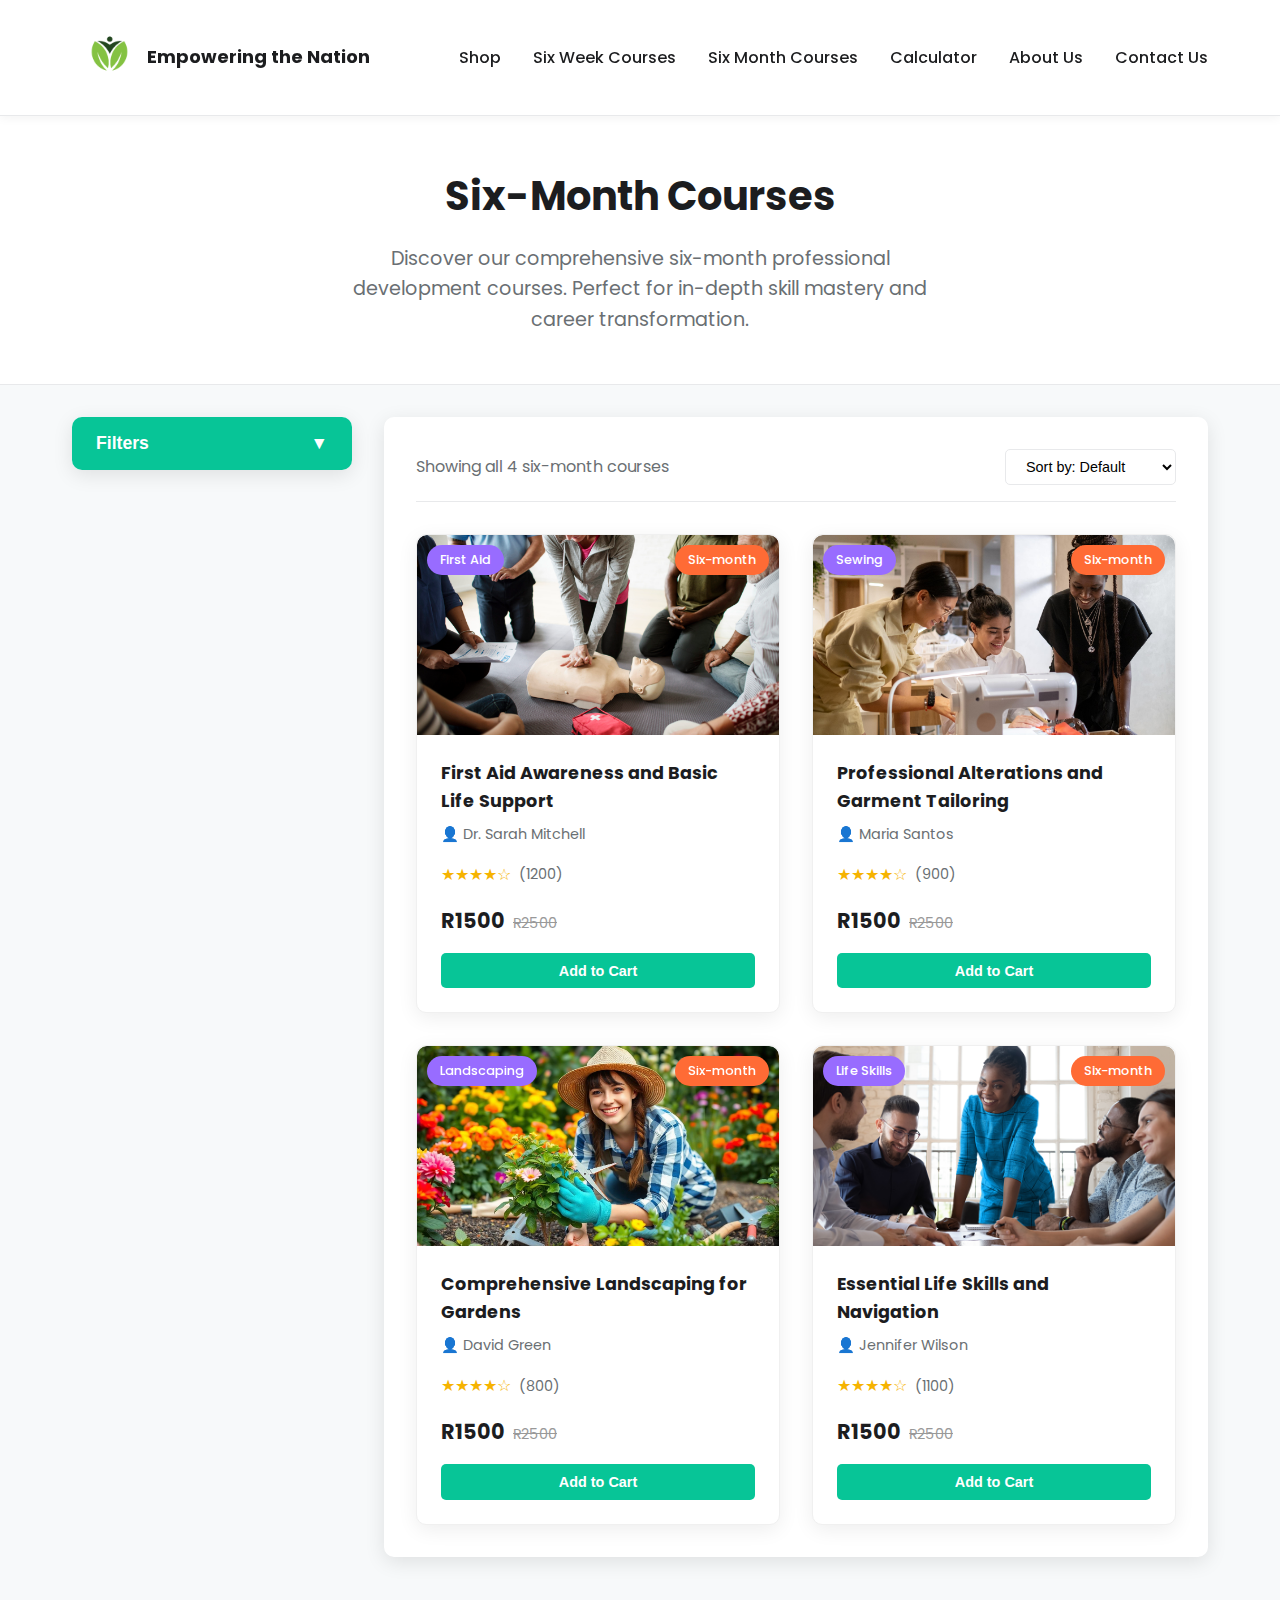
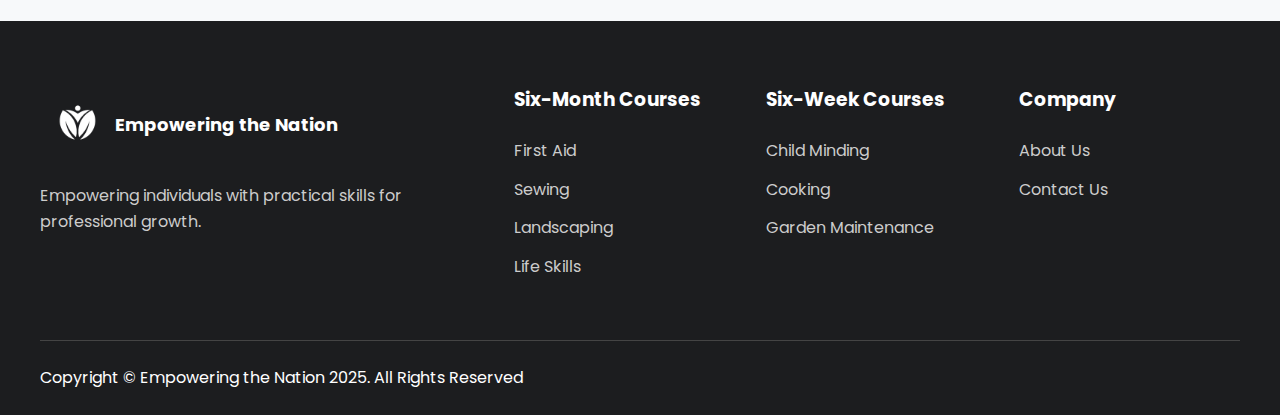
<file: six-month.html>
<!DOCTYPE html>
<html lang="en" dir="ltr">
<head>
    <meta http-equiv="Content-Type" content="text/html; charset=UTF-8">
    <meta name="viewport" content="width=device-width, initial-scale=1.0">
    <title>Six-Month Courses - Empowering the Nation</title>
    <link rel="preconnect" href="https://fonts.googleapis.com/">
    <link rel="preconnect" href="https://fonts.gstatic.com/" crossorigin="">
    <link href="https://fonts.googleapis.com/css2?family=Poppins:wght@300;400;500;600;700&display=swap" rel="stylesheet">
    <link rel="stylesheet" href="./assets/css/sixmonth.css">
</head>
<body>
    <header class="header">
        <nav class="navbar">
            <a href="index.html" class="logo">
                <div class="logo-icon">
                    <img src="./src/logo.png" alt="Empowering the Nation Logo">
                </div>
                <span class="logo-text">Empowering the Nation</span>
            </a>
            <ul class="nav-menu">
                <li><a href="shop.html">Shop</a></li>
                <li><a href="six-week.html">Six Week Courses</a></li>
                <li><a href="six-month.html">Six Month Courses</a></li>
                <li><a href="cal.html">Calculator</a></li>
                <li><a href="about.html">About Us</a></li>
                <li><a href="contact.html">Contact Us</a></li>
            </ul>
            <div class="burger-menu" onclick="toggleMobileMenu()">
                <span></span>
                <span></span>
                <span></span>
            </div>
        </nav>
    </header>

    <!-- Shop Header -->
    <section class="shop-header">
        <h1 class="shop-title">Six-Month Courses</h1>
        <p class="shop-subtitle">Discover our comprehensive six-month professional development courses. Perfect for in-depth skill mastery and career transformation.</p>
    </section>

    <main>
        <div class="shop-container">
            <!-- Filter Sidebar -->
            <aside class="filter-sidebar">
                <button class="filter-toggle" onclick="toggleFilters()">
                    Filters
                    <span id="filter-arrow">▼</span>
                </button>
                <div class="filter-content" id="filter-content">
                    <div class="filter-section">
                        <h3 class="filter-title">Categories</h3>
                        <div class="filter-group">
                            <div class="filter-checkbox">
                                <input type="checkbox" id="first-aid" value="First Aid">
                                <label for="first-aid">First Aid</label>
                            </div>
                            <div class="filter-checkbox">
                                <input type="checkbox" id="sewing" value="Sewing">
                                <label for="sewing">Sewing</label>
                            </div>
                            <div class="filter-checkbox">
                                <input type="checkbox" id="landscaping" value="Landscaping">
                                <label for="landscaping">Landscaping</label>
                            </div>
                            <div class="filter-checkbox">
                                <input type="checkbox" id="life-skills" value="Life Skills">
                                <label for="life-skills">Life Skills</label>
                            </div>
                        </div>
                    </div>

                    <div class="filter-section">
                        <h3 class="filter-title">Price Range</h3>
                        <div class="price-range">
                            <div class="price-inputs">
                                <input type="number" class="price-input" id="min-price" placeholder="Min" min="0" max="5000">
                                <span>-</span>
                                <input type="number" class="price-input" id="max-price" placeholder="Max" min="0" max="5000">
                            </div>
                            <input type="range" class="price-slider" id="price-slider" min="0" max="5000" value="2500">
                        </div>
                    </div>

                    <button class="clear-filters" onclick="clearAllFilters()">Clear All Filters</button>
                </div>
            </aside>

            <!-- Shop Content -->
            <div class="shop-content">
                <div class="shop-controls">
                    <div class="results-count" id="results-count">Showing all 4 six-month courses</div>
                    <div class="sort-controls">
                        <select class="sort-select" id="sort-select" onchange="sortCourses()">
                            <option value="default">Sort by: Default</option>
                            <option value="price-low">Price: Low to High</option>
                            <option value="price-high">Price: High to Low</option>
                            <option value="rating">Rating</option>
                            <option value="name">Name A-Z</option>
                        </select>
                    </div>
                </div>

                <div class="courses-grid" id="courses-grid">
                    <!-- Courses will be dynamically generated here -->
                </div>
            </div>
        </div>
    </main>

    <footer class="footer">
        <div class="footer-content">
            <div class="footer-section">
                <a href="index.html" class="logo" style="color: white;">
                    <div class="logo-icon">
                        <img src="./src/logo.png" alt="Empowering the Nation Logo" class="footer-logo">
                    </div>
                    <span class="logo-text">Empowering the Nation</span>
                </a>
                <p style="margin-top: 1rem; color: #ccc;">Empowering individuals with practical skills for professional growth.</p>
            </div>
            <div class="footer-section">
                <h3>Six-Month Courses</h3>
                <ul>
                    <li><a href="first-aid.html">First Aid</a></li>
                    <li><a href="sewing.html">Sewing</a></li>
                    <li><a href="landscaping.html">Landscaping</a></li>
                    <li><a href="life-skills.html">Life Skills</a></li>
                </ul>
            </div>
            <div class="footer-section">
                <h3>Six-Week Courses</h3>
                <ul>
                    <li><a href="child-minding.html">Child Minding</a></li>
                    <li><a href="cooking.html">Cooking</a></li>
                    <li><a href="garden-maintenance.html">Garden Maintenance</a></li>
                </ul>
            </div>
            <div class="footer-section">
                <h3>Company</h3>
                <ul>
                    <li><a href="about.html">About Us</a></li>
                    <li><a href="contact.html">Contact Us</a></li>
                </ul>
            </div>
        </div>
        <div class="footer-bottom">
            <p>Copyright © Empowering the Nation 2025. All Rights Reserved</p>
        </div>
    </footer>

    <script src="./assets/js/sixmonth.js"></script>
</body>
</html>
</file>
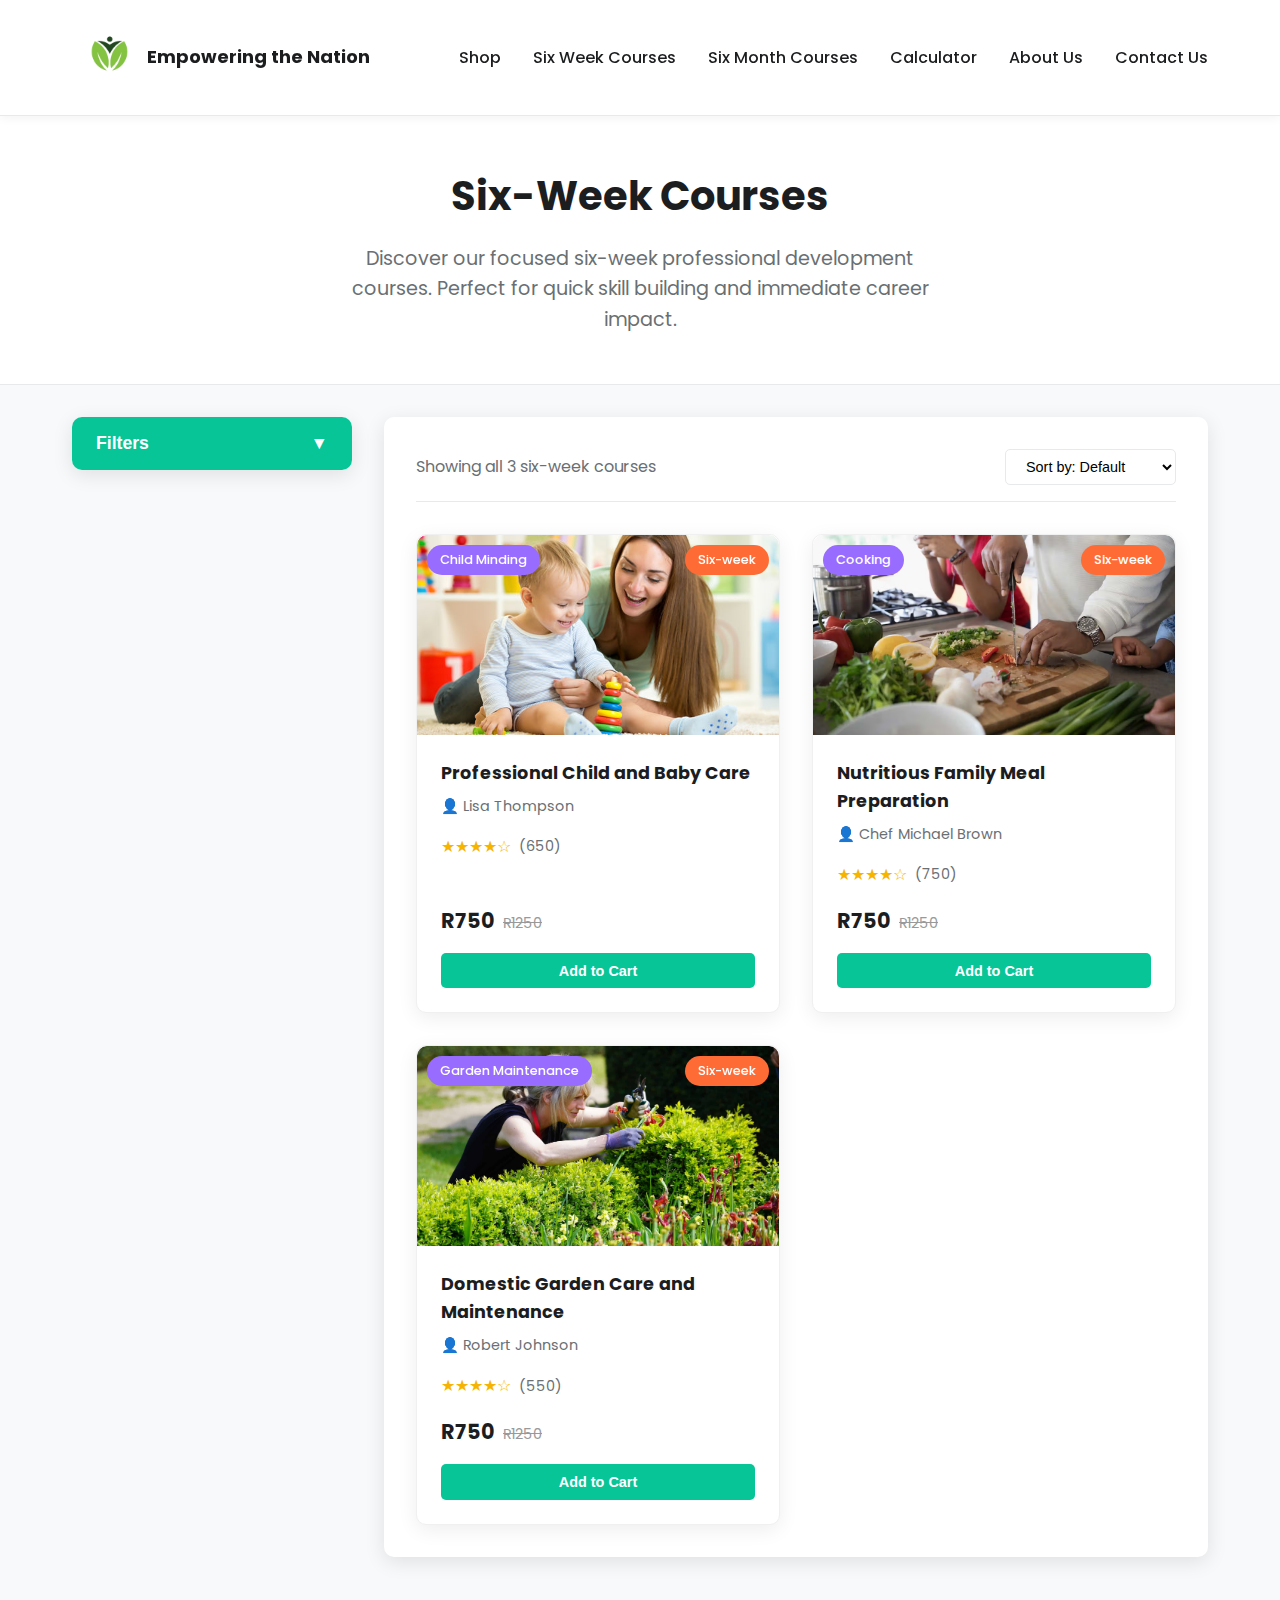
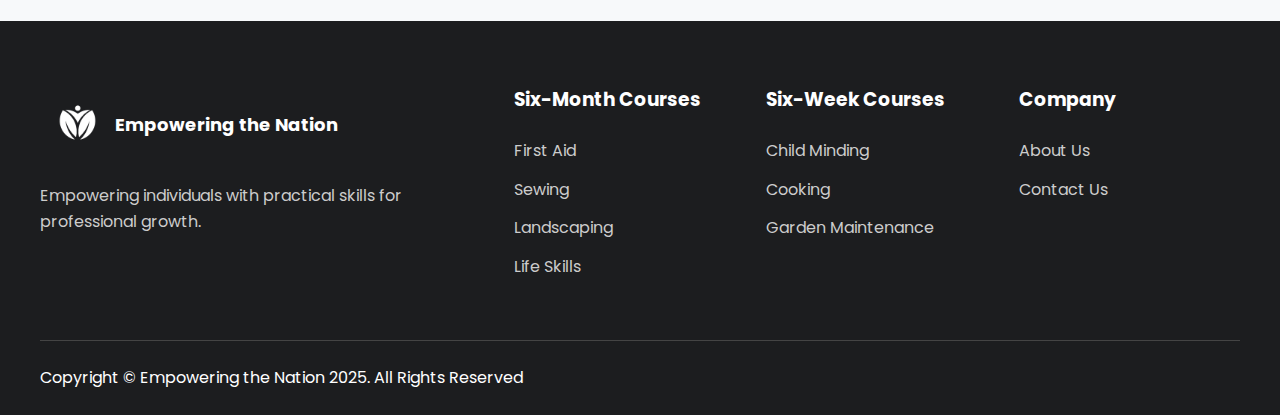
<file: six-week.html>
<!DOCTYPE html>
<html lang="en" dir="ltr">
<head>
    <meta http-equiv="Content-Type" content="text/html; charset=UTF-8">
    <meta name="viewport" content="width=device-width, initial-scale=1.0">
    <title>Six-Week Courses - Empowering the Nation</title>
    <link rel="preconnect" href="https://fonts.googleapis.com/">
    <link rel="preconnect" href="https://fonts.gstatic.com/" crossorigin="">
    <link href="https://fonts.googleapis.com/css2?family=Poppins:wght@300;400;500;600;700&display=swap" rel="stylesheet">
    <link rel="stylesheet" href="./assets/css/sixweek.css">
</head>
<body>
    <header class="header">
        <nav class="navbar">
            <a href="index.html" class="logo">
                <div class="logo-icon">
                    <img src="./src/logo.png" alt="Empowering the Nation Logo">
                </div>
                <span class="logo-text">Empowering the Nation</span>
            </a>
            <ul class="nav-menu">
                <li><a href="shop.html">Shop</a></li>
                <li><a href="six-week.html">Six Week Courses</a></li>
                <li><a href="six-month.html">Six Month Courses</a></li>
                <li><a href="cal.html">Calculator</a></li>
                <li><a href="about.html">About Us</a></li>
                <li><a href="contact.html">Contact Us</a></li>
            </ul>
            <div class="burger-menu" onclick="toggleMobileMenu()">
                <span></span>
                <span></span>
                <span></span>
            </div>
        </nav>
    </header>

    <!-- Shop Header -->
    <section class="shop-header">
        <h1 class="shop-title">Six-Week Courses</h1>
        <p class="shop-subtitle">Discover our focused six-week professional development courses. Perfect for quick skill building and immediate career impact.</p>
    </section>

    <main>
        <div class="shop-container">
            <!-- Filter Sidebar -->
            <aside class="filter-sidebar">
                <button class="filter-toggle" onclick="toggleFilters()">
                    Filters
                    <span id="filter-arrow">▼</span>
                </button>
                <div class="filter-content" id="filter-content">
                    <div class="filter-section">
                        <h3 class="filter-title">Categories</h3>
                        <div class="filter-group">
                            <div class="filter-checkbox">
                                <input type="checkbox" id="child-minding" value="Child Minding">
                                <label for="child-minding">Child Minding</label>
                            </div>
                            <div class="filter-checkbox">
                                <input type="checkbox" id="cooking" value="Cooking">
                                <label for="cooking">Cooking</label>
                            </div>
                            <div class="filter-checkbox">
                                <input type="checkbox" id="garden-maintenance" value="Garden Maintenance">
                                <label for="garden-maintenance">Garden Maintenance</label>
                            </div>
                        </div>
                    </div>

                    <div class="filter-section">
                        <h3 class="filter-title">Price Range</h3>
                        <div class="price-range">
                            <div class="price-inputs">
                                <input type="number" class="price-input" id="min-price" placeholder="Min" min="0" max="5000">
                                <span>-</span>
                                <input type="number" class="price-input" id="max-price" placeholder="Max" min="0" max="5000">
                            </div>
                            <input type="range" class="price-slider" id="price-slider" min="0" max="5000" value="2500">
                        </div>
                    </div>

                    <button class="clear-filters" onclick="clearAllFilters()">Clear All Filters</button>
                </div>
            </aside>

            <!-- Shop Content -->
            <div class="shop-content">
                <div class="shop-controls">
                    <div class="results-count" id="results-count">Showing all 3 six-week courses</div>
                    <div class="sort-controls">
                        <select class="sort-select" id="sort-select" onchange="sortCourses()">
                            <option value="default">Sort by: Default</option>
                            <option value="price-low">Price: Low to High</option>
                            <option value="price-high">Price: High to Low</option>
                            <option value="rating">Rating</option>
                            <option value="name">Name A-Z</option>
                        </select>
                    </div>
                </div>

                <div class="courses-grid" id="courses-grid">
                    <!-- Courses will be dynamically generated here -->
                </div>
            </div>
        </div>
    </main>

    <footer class="footer">
        <div class="footer-content">
            <div class="footer-section">
                <a href="index.html" class="logo" style="color: white;">
                    <div class="logo-icon">
                        <img src="./src/logo.png" alt="Empowering the Nation Logo" class="footer-logo">
                    </div>
                    <span class="logo-text">Empowering the Nation</span>
                </a>
                <p style="margin-top: 1rem; color: #ccc;">Empowering individuals with practical skills for professional growth.</p>
            </div>
            <div class="footer-section">
                <h3>Six-Month Courses</h3>
                <ul>
                    <li><a href="first-aid.html">First Aid</a></li>
                    <li><a href="sewing.html">Sewing</a></li>
                    <li><a href="landscaping.html">Landscaping</a></li>
                    <li><a href="life-skills.html">Life Skills</a></li>
                </ul>
            </div>
            <div class="footer-section">
                <h3>Six-Week Courses</h3>
                <ul>
                    <li><a href="child-minding.html">Child Minding</a></li>
                    <li><a href="cooking.html">Cooking</a></li>
                    <li><a href="garden-maintenance.html">Garden Maintenance</a></li>
                </ul>
            </div>
            <div class="footer-section">
                <h3>Company</h3>
                <ul>
                    <li><a href="about.html">About Us</a></li>
                    <li><a href="contact.html">Contact Us</a></li>
                </ul>
            </div>
        </div>
        <div class="footer-bottom">
            <p>Copyright © Empowering the Nation 2025. All Rights Reserved</p>
        </div>
    </footer>

    <script src="./assets/js/sixweek.js"></script>
</body>
</html>
</file>
<file: assets/css/about.css>
:root {
    --primary-color: #07c597;
    --dark-bg: #2d2f31;
    --dark-blue-bg: #292f69;
    --badge-purple: #986cff;
    --cta-blue-btn: #3c65f5;
    --text-dark: #1c1d1f;
    --text-light: #6a6f73;
    --white: #ffffff;
    --light-gray: #f7f9fa;
    --border-color: #e8e9eb;
}

* {
    margin: 0;
    padding: 0;
    box-sizing: border-box;
}

body {
    font-family: 'Poppins', sans-serif;
    line-height: 1.6;
    color: var(--text-dark);
    background-color: var(--light-gray);
}

/* Hamburger Menu Styles */
.hamburger {
    display: none;
    flex-direction: column;
    cursor: pointer;
    padding: 8px;
    z-index: 1002;
    background: none;
    border: none;
    outline: none;
}

.hamburger span {
    width: 25px;
    height: 3px;
    background: var(--text-dark);
    margin: 3px 0;
    transition: all 0.3s ease;
    border-radius: 2px;
}

.hamburger.active span:nth-child(1) {
    transform: rotate(45deg) translate(6px, 6px);
    background: white;
}

.hamburger.active span:nth-child(2) {
    opacity: 0;
}

.hamburger.active span:nth-child(3) {
    transform: rotate(-45deg) translate(6px, -6px);
    background: white;
}

/* Mobile Menu Overlay */
.mobile-menu-overlay {
    display: none;
    position: fixed;
    top: 0;
    left: 0;
    width: 100%;
    height: 100vh;
    background: rgba(0, 0, 0, 0.5);
    z-index: 998;
    opacity: 0;
    transition: opacity 0.3s ease;
}

.mobile-menu-overlay.active {
    opacity: 1;
}

/* Mobile Navigation */
.mobile-nav {
    display: none;
    position: fixed;
    top: 0;
    right: -100%;
    width: 280px;
    height: 100vh;
    background: white;
    z-index: 999;
    transition: right 0.3s ease;
    box-shadow: -5px 0 15px rgba(0, 0, 0, 0.1);
    overflow-y: auto;
}

.mobile-nav.active {
    right: 0;
}

.mobile-nav-header {
    padding: 1.5rem;
    border-bottom: 1px solid #e8e9eb;
    display: flex;
    justify-content: space-between;
    align-items: center;
}

.mobile-nav-header .logo-text {
    font-size: 18px;
    font-weight: 700;
    color: var(--text-dark);
}

.close-menu {
    background: none;
    border: none;
    font-size: 24px;
    color: var(--text-dark);
    cursor: pointer;
    padding: 5px;
    border-radius: 50%;
    transition: background-color 0.3s ease;
}

.close-menu:hover {
    background-color: #f0f0f0;
}

.mobile-nav-menu {
    list-style: none;
    padding: 0;
    margin: 0;
}

.mobile-nav-menu li {
    border-bottom: 1px solid #f0f0f0;
}

.mobile-nav-menu a {
    display: block;
    padding: 1rem 1.5rem;
    color: var(--text-dark);
    text-decoration: none;
    font-weight: 500;
    transition: all 0.3s ease;
    border-left: 3px solid transparent;
}

.mobile-nav-menu a:hover {
    background-color: #f8f9fa;
    color: var(--primary-color);
    border-left-color: var(--primary-color);
    padding-left: 2rem;
}

.mobile-nav-menu a.active {
    background-color: #f0f8f5;
    color: var(--primary-color);
    border-left-color: var(--primary-color);
}

/* Mobile Menu Footer */
.mobile-nav-footer {
    position: absolute;
    bottom: 0;
    left: 0;
    right: 0;
    padding: 1.5rem;
    border-top: 1px solid #e8e9eb;
    background: #f8f9fa;
}

.mobile-nav-footer .social-links {
    display: flex;
    gap: 1rem;
    justify-content: center;
}

.mobile-nav-footer .social-links a {
    display: flex;
    align-items: center;
    justify-content: center;
    width: 40px;
    height: 40px;
    background: var(--primary-color);
    color: white;
    border-radius: 50%;
    text-decoration: none;
    transition: all 0.3s ease;
}

.mobile-nav-footer .social-links a:hover {
    background: #06a880;
    transform: translateY(-2px);
}

/* Header Styles */
.header {
    background: white;
    padding: 1rem 0;
    position: sticky;
    top: 0;
    z-index: 1000;
    box-shadow: 0 2px 10px rgba(0,0,0,0.05);
    border-bottom: 1px solid var(--border-color);
}

.navbar {
    display: flex;
    justify-content: space-between;
    align-items: center;
    max-width: 1200px;
    margin: 0 auto;
    padding: 0 2rem;
}

.logo {
    display: flex;
    align-items: center;
    gap: 0px;
    text-decoration: none;
    color: var(--text-dark);
}

.logo-icon img {
    width: 75px;
    height: 75px;
}

.logo-text {
    font-size: 18px;
    font-weight: 700;
}

.nav-menu {
    display: flex;
    list-style: none;
    gap: 2rem;
    align-items: center;
}

.nav-menu a {
    color: var(--text-dark);
    text-decoration: none;
    transition: color 0.3s;
    font-weight: 500;
}

.nav-menu a:hover {
    color: var(--primary-color);
}

/* Container */
.container {
    max-width: 1200px;
    margin: 0 auto;
    padding: 0 2rem;
}

/* About Header */
.about-header {
    background: linear-gradient(135deg, var(--dark-bg) 0%, var(--dark-blue-bg) 100%);
    color: white;
    padding: 6rem 2rem 4rem;
    text-align: center;
    position: relative;
    overflow: hidden;
}

.about-header::before {
    content: '';
    position: absolute;
    top: 0;
    left: 0;
    right: 0;
    bottom: 0;
    background: url('data:image/svg+xml,<svg xmlns="http://www.w3.org/2000/svg" viewBox="0 0 1000 100" fill="rgba(255,255,255,0.05)"><polygon points="0,0 1000,0 1000,100 0,80"/></svg>') repeat-x;
    background-size: 1000px 100px;
}

.header-content {
    max-width: 800px;
    margin: 0 auto;
    position: relative;
    z-index: 1;
}

.about-title {
    font-size: 3rem;
    margin-bottom: 1.5rem;
    font-weight: 700;
}

.about-subtitle {
    font-size: 1.3rem;
    opacity: 0.9;
    line-height: 1.7;
}

/* Section Titles */
.section-title {
    text-align: center;
    font-size: 2.5rem;
    margin-bottom: 3rem;
    font-weight: 700;
    color: var(--text-dark);
    position: relative;
}

.section-title::after {
    content: '';
    position: absolute;
    bottom: -10px;
    left: 50%;
    transform: translateX(-50%);
    width: 80px;
    height: 4px;
    background: var(--primary-color);
    border-radius: 2px;
}

/* Mission & Vision Section */
.mission-vision {
    padding: 5rem 0;
    background: white;
}

.mission-vision-grid {
    display: grid;
    grid-template-columns: 1fr 1fr;
    gap: 3rem;
}

.mission-card,
.vision-card {
    background: white;
    padding: 3rem;
    border-radius: 15px;
    box-shadow: 0 10px 30px rgba(0,0,0,0.1);
    text-align: center;
    transition: transform 0.3s ease;
    border: 1px solid var(--border-color);
}

.mission-card:hover,
.vision-card:hover {
    transform: translateY(-5px);
}

.card-icon {
    font-size: 3rem;
    margin-bottom: 1.5rem;
}

.mission-card h2,
.vision-card h2 {
    font-size: 1.8rem;
    margin-bottom: 1.5rem;
    color: var(--text-dark);
    font-weight: 700;
}

.mission-card p,
.vision-card p {
    font-size: 1.1rem;
    color: var(--text-light);
    line-height: 1.7;
}

/* Our Story Section */
.our-story {
    padding: 5rem 0;
    background: var(--light-gray);
}

.story-content {
    display: grid;
    grid-template-columns: 2fr 1fr;
    gap: 4rem;
    align-items: center;
}

.story-text h2 {
    font-size: 2.5rem;
    margin-bottom: 2rem;
    color: var(--text-dark);
    font-weight: 700;
}

.story-text p {
    font-size: 1.1rem;
    color: var(--text-light);
    margin-bottom: 1.5rem;
    line-height: 1.7;
}

.story-stats {
    display: grid;
    grid-template-columns: 1fr 1fr;
    gap: 2rem;
}

.stat-item {
    background: white;
    padding: 2rem;
    border-radius: 15px;
    text-align: center;
    box-shadow: 0 5px 20px rgba(0,0,0,0.1);
    border: 1px solid var(--border-color);
}

.stat-number {
    font-size: 2.5rem;
    font-weight: 700;
    color: var(--primary-color);
    margin-bottom: 0.5rem;
}

.stat-label {
    font-size: 1rem;
    color: var(--text-light);
    font-weight: 500;
}

/* Values Section */
.values {
    padding: 5rem 0;
    background: white;
}

.values-grid {
    display: grid;
    grid-template-columns: repeat(3, 1fr);
    gap: 2rem;
}

.value-card {
    background: white;
    padding: 2.5rem 2rem;
    border-radius: 15px;
    text-align: center;
    box-shadow: 0 5px 20px rgba(0,0,0,0.08);
    border: 1px solid var(--border-color);
    transition: transform 0.3s ease, box-shadow 0.3s ease;
}

.value-card:hover {
    transform: translateY(-5px);
    box-shadow: 0 15px 40px rgba(0,0,0,0.15);
}

.value-icon {
    font-size: 2.5rem;
    margin-bottom: 1.5rem;
}

.value-card h3 {
    font-size: 1.3rem;
    margin-bottom: 1rem;
    color: var(--text-dark);
    font-weight: 700;
}

.value-card p {
    font-size: 1rem;
    color: var(--text-light);
    line-height: 1.6;
}

/* Team Section */
.team {
    padding: 5rem 0;
    background: var(--light-gray);
}

.team-grid {
    display: grid;
    grid-template-columns: repeat(3, 1fr);
    gap: 3rem;
}

.team-member {
    background: white;
    border-radius: 15px;
    overflow: hidden;
    box-shadow: 0 10px 30px rgba(0,0,0,0.1);
    transition: transform 0.3s ease;
    border: 1px solid var(--border-color);
}

.team-member:hover {
    transform: translateY(-5px);
}

.member-photo {
    height: 200px;
    background: linear-gradient(135deg, var(--primary-color), var(--badge-purple));
    display: flex;
    align-items: center;
    justify-content: center;
}

.photo-placeholder {
    font-size: 4rem;
    color: white;
}

.member-info {
    padding: 2rem;
}

.member-info h3 {
    font-size: 1.3rem;
    margin-bottom: 0.5rem;
    color: var(--text-dark);
    font-weight: 700;
}

.member-role {
    color: var(--primary-color);
    font-weight: 600;
    margin-bottom: 1rem;
    font-size: 1rem;
}

.member-bio {
    font-size: 0.95rem;
    color: var(--text-light);
    line-height: 1.6;
}

/* Accreditation Section */
.accreditation {
    padding: 5rem 0;
    background: white;
}

.accreditation-content {
    display: grid;
    grid-template-columns: 1fr 1fr;
    gap: 4rem;
    align-items: start;
}

.accreditation-text p {
    font-size: 1.1rem;
    color: var(--text-light);
    margin-bottom: 2rem;
    line-height: 1.7;
}

.partnerships h3 {
    font-size: 1.5rem;
    margin-bottom: 1.5rem;
    color: var(--text-dark);
    font-weight: 700;
}

.partnerships ul {
    list-style: none;
    padding: 0;
}

.partnerships li {
    padding: 0.5rem 0;
    color: var(--text-light);
    position: relative;
    padding-left: 1.5rem;
}

.partnerships li::before {
    content: '✓';
    position: absolute;
    left: 0;
    color: var(--primary-color);
    font-weight: bold;
}

.certifications {
    display: grid;
    gap: 1.5rem;
}

.cert-item {
    background: var(--light-gray);
    padding: 2rem;
    border-radius: 10px;
    text-align: center;
    border: 1px solid var(--border-color);
}

.cert-icon {
    font-size: 2rem;
    margin-bottom: 1rem;
}

.cert-item h4 {
    font-size: 1.2rem;
    margin-bottom: 0.5rem;
    color: var(--text-dark);
    font-weight: 700;
}

.cert-item p {
    font-size: 0.95rem;
    color: var(--text-light);
}

/* CTA Section */
.cta-section {
    background: linear-gradient(135deg, var(--dark-blue-bg) 0%, var(--dark-bg) 100%);
    color: white;
    padding: 4rem 2rem;
    margin: 2rem 0;
    border-radius: 15px;
    position: relative;
    overflow: hidden;
}

.cta-section::before {
    content: '';
    position: absolute;
    top: 0;
    left: 0;
    right: 0;
    bottom: 0;
    background: url('data:image/svg+xml,<svg xmlns="http://www.w3.org/2000/svg" viewBox="0 0 100 100" fill="rgba(255,255,255,0.03)"><circle cx="50" cy="50" r="40"/></svg>') repeat;
    background-size: 100px 100px;
}

.cta-content {
    display: grid;
    grid-template-columns: 2fr 1fr;
    gap: 3rem;
    align-items: center;
    max-width: 1200px;
    margin: 0 auto;
    position: relative;
    z-index: 1;
}

.cta-text h2 {
    font-size: 2.5rem;
    margin-bottom: 1.5rem;
    font-weight: 700;
}

.cta-text p {
    font-size: 1.2rem;
    margin-bottom: 2rem;
    opacity: 0.9;
    line-height: 1.6;
}

.cta-buttons {
    display: flex;
    gap: 1rem;
    flex-wrap: wrap;
}

.cta-btn {
    padding: 1rem 2rem;
    border-radius: 8px;
    font-size: 1rem;
    font-weight: 600;
    text-decoration: none;
    transition: all 0.3s ease;
    display: inline-block;
    text-align: center;
}

.cta-btn.primary {
    background-color: var(--primary-color);
    color: white;
}

.cta-btn.primary:hover {
    background-color: #06a880;
    transform: translateY(-2px);
}

.cta-btn.secondary {
    background-color: transparent;
    color: white;
    border: 2px solid white;
}

.cta-btn.secondary:hover {
    background-color: white;
    color: var(--dark-bg);
}

.cta-visual {
    display: flex;
    justify-content: center;
    align-items: center;
}

.cta-stats {
    display: grid;
    grid-template-columns: 1fr 1fr;
    gap: 2rem;
}

.cta-stat {
    text-align: center;
    padding: 2rem;
    background: rgba(255,255,255,0.1);
    border-radius: 15px;
    backdrop-filter: blur(10px);
}

.cta-stat .stat-number {
    font-size: 2.5rem;
    font-weight: 700;
    margin-bottom: 0.5rem;
    color: white;
}

.cta-stat .stat-label {
    font-size: 1rem;
    opacity: 0.9;
    color: white;
}

/* Footer */
.footer {
    background: #1c1d1f;
    color: white;
    padding: 4rem 2rem 1.5rem;
}

.footer-content {
    max-width: 1200px;
    margin: 0 auto;
    display: grid;
    grid-template-columns: 2fr repeat(3, 1fr);
    gap: 2rem;
}

.footer-section h3 {
    margin-bottom: 1.5rem;
    font-weight: 700;
}

.footer-section ul {
    list-style: none;
    padding: 0;
}

.footer-section ul li {
    margin-bottom: 0.8rem;
}

.footer-section ul li a {
    color: #ccc;
    text-decoration: none;
    transition: color 0.3s;
}

.footer-section ul li a:hover {
    color: white;
}

.footer-bottom {
    border-top: 1px solid #444;
    max-width: 1200px;
    margin: 3rem auto 0;
    padding-top: 1.5rem;
    display: flex;
    justify-content: space-between;
    align-items: center;
}

.social-links {
    display: flex;
    gap: 1.5rem;
}

.social-links a img {
    width: 24px;
    height: 24px;
    opacity: 0.8;
    transition: opacity 0.3s;
}

.social-links a:hover img {
    opacity: 1;
}

.footer-logo {
    filter: brightness(0) invert(1);
}

/* Responsive Design */
@media (max-width: 1200px) {
    .navbar {
        padding: 0 1rem;
    }
    
    .container {
        padding: 0 1rem;
    }
    
    .about-header {
        padding: 5rem 1rem 3rem;
    }
    
    .mission-vision,
    .our-story,
    .values,
    .team,
    .accreditation,
    .cta-section {
        padding: 4rem 0;
    }
}

@media (max-width: 992px) {
    .navbar {
        padding: 1rem;
    }
    
    .hamburger {
        display: flex;
    }
    
    .nav-menu {
        display: none;
    }
    
    .about-header {
        padding: 4rem 1rem 3rem;
    }
    
    .about-title {
        font-size: 2.5rem;
    }
    
    .about-subtitle {
        font-size: 1.2rem;
    }
    
    .mission-vision-grid,
    .story-content,
    .accreditation-content,
    .cta-content {
        grid-template-columns: 1fr;
        gap: 2rem;
    }
    
    .values-grid {
        grid-template-columns: repeat(2, 1fr);
        gap: 1.5rem;
    }
    
    .team-grid {
        grid-template-columns: repeat(2, 1fr);
        gap: 2rem;
    }
    
    .footer-content {
        grid-template-columns: 1fr 1fr;
        gap: 2rem;
    }
    
    .mission-vision,
    .our-story,
    .values,
    .team,
    .accreditation {
        padding: 3rem 0;
    }
    
    .cta-section {
        padding: 3rem 1rem;
        margin: 2rem 1rem;
    }
    
    .cta-text h2 {
        font-size: 2.2rem;
    }
    
    .cta-text p {
        font-size: 1.1rem;
    }
}

@media (max-width: 768px) {
    .mobile-nav {
        display: block;
    }
    
    .mobile-menu-overlay {
        display: block;
    }
    
    .logo-icon img {
        width: 60px;
        height: 60px;
    }
    
    .logo-text {
        font-size: 16px;
    }
    
    .about-header {
        padding: 3rem 1rem 2rem;
    }
    
    .about-title {
        font-size: 2.2rem;
        margin-bottom: 1rem;
    }
    
    .about-subtitle {
        font-size: 1.1rem;
    }
    
    .section-title {
        font-size: 2rem;
        margin-bottom: 2rem;
    }
    
    .mission-vision {
        padding: 2.5rem 0;
    }
    
    .mission-card,
    .vision-card {
        padding: 2rem;
    }
    
    .card-icon {
        font-size: 2.5rem;
        margin-bottom: 1rem;
    }
    
    .mission-card h2,
    .vision-card h2 {
        font-size: 1.5rem;
        margin-bottom: 1rem;
    }
    
    .mission-card p,
    .vision-card p {
        font-size: 1rem;
    }
    
    .our-story {
        padding: 2.5rem 0;
    }
    
    .story-text h2 {
        font-size: 2rem;
        margin-bottom: 1.5rem;
    }
    
    .story-text p {
        font-size: 1rem;
        margin-bottom: 1rem;
    }
    
    .story-stats {
        grid-template-columns: repeat(2, 1fr);
        gap: 1rem;
    }
    
    .stat-item {
        padding: 1.5rem;
    }
    
    .stat-number {
        font-size: 2rem;
    }
    
    .values {
        padding: 2.5rem 0;
    }
    
    .values-grid {
        grid-template-columns: 1fr;
        gap: 1.5rem;
    }
    
    .value-card {
        padding: 2rem;
    }
    
    .value-icon {
        font-size: 2rem;
        margin-bottom: 1rem;
    }
    
    .value-card h3 {
        font-size: 1.2rem;
        margin-bottom: 0.8rem;
    }
    
    .team {
        padding: 2.5rem 0;
    }
    
    .team-grid {
        grid-template-columns: 1fr;
        gap: 2rem;
    }
    
    .team-member {
        max-width: 400px;
        margin: 0 auto;
    }
    
    .member-photo {
        height: 180px;
    }
    
    .photo-placeholder {
        font-size: 3rem;
    }
    
    .member-info {
        padding: 1.5rem;
    }
    
    .member-info h3 {
        font-size: 1.2rem;
        margin-bottom: 0.5rem;
    }
    
    .member-role {
        font-size: 0.9rem;
        margin-bottom: 0.8rem;
    }
    
    .member-bio {
        font-size: 0.9rem;
    }
    
    .accreditation {
        padding: 2.5rem 0;
    }
    
    .accreditation-text p {
        font-size: 1rem;
        margin-bottom: 1.5rem;
    }
    
    .partnerships h3 {
        font-size: 1.3rem;
        margin-bottom: 1rem;
    }
    
    .cert-item {
        padding: 1.5rem;
    }
    
    .cert-icon {
        font-size: 1.8rem;
        margin-bottom: 0.8rem;
    }
    
    .cert-item h4 {
        font-size: 1.1rem;
        margin-bottom: 0.5rem;
    }
    
    .cta-section {
        padding: 2.5rem 1rem;
        margin: 1rem;
    }
    
    .cta-text h2 {
        font-size: 2rem;
        margin-bottom: 1rem;
    }
    
    .cta-text p {
        font-size: 1rem;
        margin-bottom: 1.5rem;
    }
    
    .cta-buttons {
        flex-direction: column;
        gap: 0.8rem;
    }
    
    .cta-btn {
        width: 100%;
        padding: 0.9rem 1.5rem;
        font-size: 0.95rem;
    }
    
    .cta-stats {
        grid-template-columns: 1fr;
        gap: 1rem;
    }
    
    .cta-stat {
        padding: 1.5rem;
    }
    
    .cta-stat .stat-number {
        font-size: 2rem;
    }
    
    .footer-content {
        grid-template-columns: 1fr;
        text-align: center;
    }
    
    .footer {
        padding: 3rem 1rem 1rem;
    }
}

@media (max-width: 576px) {
    .navbar {
        padding: 1rem 0.5rem;
    }
    
    .logo-icon img {
        width: 50px;
        height: 50px;
    }
    
    .logo-text {
        font-size: 14px;
    }
    
    .hamburger span {
        width: 22px;
        height: 2px;
    }
    
    .mobile-nav {
        width: 260px;
    }
    
    .container {
        padding: 0 0.5rem;
    }
    
    .about-header {
        padding: 2rem 0.5rem 1.5rem;
    }
    
    .about-title {
        font-size: 1.8rem;
        line-height: 1.3;
    }
    
    .about-subtitle {
        font-size: 1rem;
        line-height: 1.5;
    }
    
    .section-title {
        font-size: 1.6rem;
        margin-bottom: 1.5rem;
    }
    
    .mission-vision,
    .our-story,
    .values,
    .team,
    .accreditation {
        padding: 2rem 0;
    }
    
    .mission-card,
    .vision-card {
        padding: 1.5rem;
    }
    
    .card-icon {
        font-size: 2rem;
        margin-bottom: 0.8rem;
    }
    
    .mission-card h2,
    .vision-card h2 {
        font-size: 1.3rem;
        margin-bottom: 0.8rem;
    }
    
    .mission-card p,
    .vision-card p {
        font-size: 0.95rem;
    }
    
    .story-text h2 {
        font-size: 1.6rem;
        margin-bottom: 1rem;
    }
    
    .story-text p {
        font-size: 0.95rem;
        margin-bottom: 0.8rem;
    }
    
    .story-stats {
        grid-template-columns: 1fr;
        gap: 1rem;
    }
    
    .stat-item {
        padding: 1rem;
    }
    
    .stat-number {
        font-size: 1.8rem;
    }
    
    .stat-label {
        font-size: 0.9rem;
    }
    
    .value-card {
        padding: 1.5rem;
    }
    
    .value-icon {
        font-size: 1.8rem;
        margin-bottom: 0.8rem;
    }
    
    .value-card h3 {
        font-size: 1.1rem;
        margin-bottom: 0.6rem;
    }
    
    .value-card p {
        font-size: 0.9rem;
    }
    
    .team-member {
        margin-bottom: 1.5rem;
    }
    
    .member-photo {
        height: 160px;
    }
    
    .photo-placeholder {
        font-size: 2.5rem;
    }
    
    .member-info {
        padding: 1rem;
    }
    
    .member-info h3 {
        font-size: 1.1rem;
    }
    
    .member-role {
        font-size: 0.85rem;
    }
    
    .member-bio {
        font-size: 0.85rem;
    }
    
    .accreditation-text p {
        font-size: 0.95rem;
        margin-bottom: 1rem;
    }
    
    .partnerships h3 {
        font-size: 1.2rem;
        margin-bottom: 0.8rem;
    }
    
    .partnerships li {
        font-size: 0.9rem;
        padding: 0.3rem 0;
    }
    
    .cert-item {
        padding: 1rem;
        margin-bottom: 1rem;
    }
    
    .cert-icon {
        font-size: 1.5rem;
        margin-bottom: 0.6rem;
    }
    
    .cert-item h4 {
        font-size: 1rem;
        margin-bottom: 0.4rem;
    }
    
    .cert-item p {
        font-size: 0.85rem;
    }
    
    .cta-section {
        padding: 2rem 0.5rem;
        margin: 1rem 0.5rem;
        border-radius: 10px;
    }
    
    .cta-text h2 {
        font-size: 1.6rem;
        margin-bottom: 0.8rem;
    }
    
    .cta-text p {
        font-size: 0.95rem;
        margin-bottom: 1rem;
    }
    
    .cta-btn {
        padding: 0.8rem 1.2rem;
        font-size: 0.9rem;
    }
    
    .cta-stat {
        padding: 1rem;
    }
    
    .cta-stat .stat-number {
        font-size: 1.8rem;
    }
    
    .cta-stat .stat-label {
        font-size: 0.9rem;
    }
    
    .footer {
        padding: 2rem 0.5rem 1rem;
    }
    
    .footer-content { 
        grid-template-columns: 1fr; 
        gap: 1.5rem;
    }
    
    .footer-bottom { 
        flex-direction: column; 
        gap: 1rem;
        text-align: center;
    }
    
    .social-links {
        justify-content: center;
    }
}

@media (max-width: 480px) {
    .about-title {
        font-size: 1.6rem;
    }
    
    .about-subtitle {
        font-size: 0.95rem;
    }
    
    .section-title {
        font-size: 1.4rem;
    }
    
    .mission-card,
    .vision-card {
        padding: 1rem;
    }
    
    .mission-card h2,
    .vision-card h2 {
        font-size: 1.2rem;
    }
    
    .mission-card p,
    .vision-card p {
        font-size: 0.9rem;
    }
    
    .story-text h2 {
        font-size: 1.4rem;
    }
    
    .value-card {
        padding: 1rem;
    }
    
    .value-card h3 {
        font-size: 1rem;
    }
    
    .member-photo {
        height: 140px;
    }
    
    .photo-placeholder {
        font-size: 2rem;
    }
    
    .cta-text h2 {
        font-size: 1.4rem;
    }
    
    .cta-btn {
        padding: 0.7rem 1rem;
        font-size: 0.85rem;
    }
}

/* Landscape orientation for mobile */
@media (max-height: 500px) and (orientation: landscape) {
    .about-header {
        padding: 1.5rem 1rem;
    }
    
    .about-title {
        font-size: 1.8rem;
        margin-bottom: 0.5rem;
    }
    
    .about-subtitle {
        margin-bottom: 1rem;
    }
    
    .mission-vision,
    .our-story,
    .values,
    .team,
    .accreditation {
        padding: 1.5rem 0;
    }
    
    .cta-section {
        padding: 1.5rem 1rem;
        margin: 1rem 0.5rem;
    }
}
</file>
<file: assets/css/calculator.css>
:root {
    --primary-color: #07c597;
    --dark-bg: #2d2f31;
    --dark-blue-bg: #292f69;
    --badge-purple: #986cff;
    --cta-blue-btn: #3c65f5;
    --text-dark: #1c1d1f;
    --text-light: #6a6f73;
    --error-color: #dc3545;
    --success-color: #28a745;
}

* {
    margin: 0;
    padding: 0;
    box-sizing: border-box;
}

body {
    font-family: 'Poppins', sans-serif;
    line-height: 1.6;
    color: var(--text-dark);
    background-color: #f7f9fa;
}

/* Header Styles - Same as other pages */
.header {
    background: white;
    padding: 1rem 0;
    position: sticky;
    top: 0;
    z-index: 1000;
    box-shadow: 0 2px 10px rgba(0,0,0,0.05);
    border-bottom: 1px solid #e8e9eb;
}

.navbar {
    display: flex;
    justify-content: space-between;
    align-items: center;
    max-width: 1200px;
    margin: 0 auto;
    padding: 0 2rem;
}

.logo {
    display: flex;
    align-items: center;
    gap: 0px;
    text-decoration: none;
    color: var(--text-dark);
}

.logo-icon img {
    width: 75px;
    height: 75px;
}

.logo-text {
    font-size: 18px;
    font-weight: 700;
}

.nav-menu {
    display: flex;
    list-style: none;
    gap: 2rem;
    align-items: center;
}

.nav-menu a {
    color: var(--text-dark);
    text-decoration: none;
    transition: color 0.3s;
    font-weight: 500;
}

.nav-menu a:hover {
    color: var(--primary-color);
}

/* Burger Menu */
.burger-menu {
    display: none;
    flex-direction: column;
    cursor: pointer;
    padding: 0.5rem;
}

.burger-menu span {
    width: 25px;
    height: 3px;
    background-color: var(--text-dark);
    margin: 3px 0;
    transition: 0.3s;
    border-radius: 2px;
}

.burger-menu.active span:nth-child(1) {
    transform: rotate(45deg) translateY(14px) translateX(3px);
}

.burger-menu.active span:nth-child(2) {
    opacity: 0;
}

.burger-menu.active span:nth-child(3) {
    transform: rotate(-45deg) translateY(-9px) translateX(-1px);
}



/* Calculator Page Header */
.calculator-header {
    background: white;
    padding: 3rem 2rem;
    text-align: center;
    border-bottom: 1px solid #e8e9eb;
}

.calculator-title {
    font-size: 2.5rem;
    font-weight: 700;
    margin-bottom: 1rem;
    color: var(--text-dark);
}

.calculator-subtitle {
    font-size: 1.2rem;
    color: var(--text-light);
    max-width: 600px;
    margin: 0 auto;
}

/* Main Calculator Layout */
.calculator-container {
    max-width: 1200px;
    margin: 2rem auto;
    padding: 0 2rem;
    display: grid;
    grid-template-columns: 1fr 1fr;
    gap: 2rem;
}

/* Contact Form Section */
.contact-section {
    background: white;
    border-radius: 10px;
    padding: 2rem;
    box-shadow: 0 5px 20px rgba(0,0,0,0.1);
    height: fit-content;
}

.section-title {
    font-size: 1.5rem;
    font-weight: 700;
    margin-bottom: 1.5rem;
    color: var(--text-dark);
}

.form-group {
    margin-bottom: 1.5rem;
}

.form-label {
    display: block;
    font-weight: 600;
    margin-bottom: 0.5rem;
    color: var(--text-dark);
}

.form-input {
    width: 100%;
    padding: 0.8rem;
    border: 2px solid #e8e9eb;
    border-radius: 5px;
    font-size: 1rem;
    font-family: 'Poppins', sans-serif;
    transition: border-color 0.3s;
}

.form-input:focus {
    outline: none;
    border-color: var(--primary-color);
}

.form-input.error {
    border-color: var(--error-color);
}

.error-message {
    color: var(--error-color);
    font-size: 0.85rem;
    margin-top: 0.5rem;
    display: none;
}

/* Course Selection Section */
.courses-section {
    background: white;
    border-radius: 10px;
    padding: 2rem;
    box-shadow: 0 5px 20px rgba(0,0,0,0.1);
}

.course-category {
    margin-bottom: 2rem;
}

.category-title {
    font-size: 1.2rem;
    font-weight: 600;
    margin-bottom: 1rem;
    color: var(--text-dark);
    padding-bottom: 0.5rem;
    border-bottom: 2px solid var(--primary-color);
}

.course-item {
    display: flex;
    align-items: center;
    justify-content: space-between;
    padding: 1rem;
    margin-bottom: 0.5rem;
    border: 2px solid #f0f0f0;
    border-radius: 8px;
    transition: all 0.3s;
    cursor: pointer;
}

.course-item:hover {
    border-color: var(--primary-color);
    background-color: rgba(7, 197, 151, 0.05);
}

.course-item.selected {
    border-color: var(--primary-color);
    background-color: rgba(7, 197, 151, 0.1);
}

.course-checkbox {
    margin-right: 1rem;
    width: 18px;
    height: 18px;
    accent-color: var(--primary-color);
}

.course-info {
    flex: 1;
}

.course-name {
    font-weight: 600;
    color: var(--text-dark);
    margin-bottom: 0.2rem;
}

.course-duration {
    font-size: 0.9rem;
    color: var(--text-light);
}

.course-price {
    font-size: 1.1rem;
    font-weight: 700;
    color: var(--primary-color);
}

/* Calculate Button */
.calculate-section {
    grid-column: 1 / -1;
    text-align: center;
    margin: 2rem 0;
}

.calculate-btn {
    background-color: var(--primary-color);
    color: white;
    border: none;
    padding: 1rem 3rem;
    border-radius: 8px;
    font-size: 1.2rem;
    font-weight: 700;
    cursor: pointer;
    transition: all 0.3s;
    box-shadow: 0 5px 15px rgba(7, 197, 151, 0.3);
}

.calculate-btn:hover {
    background-color: #06a880;
    transform: translateY(-2px);
    box-shadow: 0 8px 25px rgba(7, 197, 151, 0.4);
}

.calculate-btn:disabled {
    background-color: #ccc;
    cursor: not-allowed;
    transform: none;
    box-shadow: none;
}

/* Results Section */
.results-section {
    grid-column: 1 / -1;
    background: white;
    border-radius: 10px;
    padding: 2rem;
    box-shadow: 0 5px 20px rgba(0,0,0,0.1);
    display: none;
}

.results-section.show {
    display: block;
}

.quotation-summary {
    background: linear-gradient(135deg, #667eea, #764ba2);
    color: white;
    padding: 2rem;
    border-radius: 10px;
    margin-bottom: 2rem;
}

.summary-row {
    display: flex;
    justify-content: space-between;
    align-items: center;
    margin-bottom: 1rem;
    padding-bottom: 0.5rem;
    border-bottom: 1px solid rgba(255,255,255,0.2);
}

.summary-row:last-child {
    border-bottom: none;
    margin-bottom: 0;
    font-size: 1.2rem;
    font-weight: 700;
    border-top: 2px solid rgba(255,255,255,0.3);
    padding-top: 1rem;
}

.summary-label {
    font-weight: 500;
}

.summary-value {
    font-weight: 700;
}

.discount-highlight {
    color: #90EE90;
    font-weight: 700;
}

.selected-courses {
    margin-top: 2rem;
}

.courses-breakdown {
    background: #f8f9fa;
    padding: 1.5rem;
    border-radius: 8px;
    margin-top: 1rem;
}

.breakdown-item {
    display: flex;
    justify-content: space-between;
    align-items: center;
    padding: 0.5rem 0;
    border-bottom: 1px solid #e9ecef;
}

.breakdown-item:last-child {
    border-bottom: none;
}

.breakdown-course {
    font-weight: 500;
    color: var(--text-dark);
}

.breakdown-price {
    font-weight: 600;
    color: var(--primary-color);
}

/* Footer - Same as other pages */
.footer {
    background: #1c1d1f;
    color: white;
    padding: 4rem 2rem 1.5rem;
    margin-top: 4rem;
}

.footer-content {
    max-width: 1200px;
    margin: 0 auto;
    display: grid;
    grid-template-columns: 2fr repeat(3, 1fr);
    gap: 2rem;
}

.footer-section h3 {
    margin-bottom: 1.5rem;
    font-weight: 700;
}

.footer-section ul {
    list-style: none;
    padding: 0;
}

.footer-section ul li {
    margin-bottom: 0.8rem;
}

.footer-section ul li a {
    color: #ccc;
    text-decoration: none;
    transition: color 0.3s;
}

.footer-section ul li a:hover {
    color: white;
}

.footer-bottom {
    border-top: 1px solid #444;
    max-width: 1200px;
    margin: 3rem auto 0;
    padding-top: 1.5rem;
    display: flex;
    justify-content: space-between;
    align-items: center;
}

.social-links {
    display: flex;
    gap: 1.5rem;
}

/* Footer logo styling */
.footer-logo {
    filter: brightness(0) invert(1);
}

/* Responsive Design */
@media (max-width: 992px) {
    .calculator-container {
        grid-template-columns: 1fr;
        gap: 1rem;
    }
    
    .footer-content {
        grid-template-columns: 1fr 1fr;
    }
}

@media (max-width: 768px) {
    .calculator-title {
        font-size: 2rem;
    }
    
    .calculator-container {
        padding: 0 1rem;
    }
    
    .footer-content {
        grid-template-columns: 1fr;
    }
}

@media (max-width: 576px) {
    .navbar {
        flex-direction: column;
        gap: 1rem;
    }
    
    .footer-bottom {
        flex-direction: column;
        gap: 1rem;
    }
}
</file>
<file: assets/css/child-minding.css>
:root {
    --primary-color: #07c597;
    --text-dark: #1c1d1f;
    --text-light: #6a6f73;
    --cta-blue-btn: #3c65f5;
    --blue-gradient: linear-gradient(135deg, #667eea, #764ba2);
}

* { margin: 0; padding: 0; box-sizing: border-box; }

body {
    font-family: 'Poppins', sans-serif;
    line-height: 1.6;
    color: var(--text-dark);
    background-color: #f7f9fa;
}

.header {
    background: white;
    padding: 1rem 0;
    position: sticky;
    top: 0;
    z-index: 1000;
    box-shadow: 0 2px 10px rgba(0,0,0,0.05);
    border-bottom: 1px solid #e8e9eb;
}

.navbar {
    display: flex;
    justify-content: space-between;
    align-items: center;
    max-width: 1200px;
    margin: 0 auto;
    padding: 0 2rem;
}

.logo {
    display: flex;
    align-items: center;
    text-decoration: none;
    color: var(--text-dark);
}

.logo-icon img { width: 75px; height: 75px; }
.logo-text { font-size: 18px; font-weight: 700; }

.nav-menu {
    display: flex;
    list-style: none;
    gap: 2rem;
    align-items: center;
}

.nav-menu a {
    color: var(--text-dark);
    text-decoration: none;
    transition: color 0.3s;
    font-weight: 500;
}

.nav-menu a:hover { color: var(--primary-color); }

.course-container {
    max-width: 1200px;
    margin: 2rem auto;
    padding: 0 2rem;
    display: grid;
    grid-template-columns: 2fr 1fr;
    gap: 2rem;
}

.main-content {
    background: white;
    border-radius: 10px;
    padding: 2rem;
    box-shadow: 0 2px 10px rgba(0,0,0,0.1);
}

.video-player {
    background: linear-gradient(135deg, #e91e63, #ad1457);
    border-radius: 10px;
    padding: 2rem;
    color: white;
    position: relative;
    min-height: 300px;
    display: flex;
    flex-direction: column;
    justify-content: space-between;
    margin-bottom: 2rem;
}

.video-content {
    display: flex;
    justify-content: space-between;
    align-items: flex-start;
}

.video-content h1 {
    font-size: 2.5rem;
    font-weight: 700;
    line-height: 1.2;
    flex: 1;
}

.instructor-name {
    font-size: 1rem;
    opacity: 0.9;
    margin-top: 0.5rem;
}

.instructor-image {
    font-size: 4rem;
    opacity: 0.8;
}

.video-controls {
    display: flex;
    align-items: center;
    gap: 1rem;
    margin-top: 2rem;
}

.play-btn {
    background: rgba(255,255,255,0.2);
    border: 2px solid white;
    color: white;
    width: 50px;
    height: 50px;
    border-radius: 50%;
    font-size: 1.2rem;
    cursor: pointer;
}

.control-btn {
    background: none;
    border: none;
    color: white;
    font-size: 1.2rem;
    cursor: pointer;
    padding: 0.5rem;
    opacity: 0.8;
}

.progress-bar {
    flex: 1;
    height: 4px;
    background: rgba(255,255,255,0.3);
    border-radius: 2px;
    position: relative;
}

.progress-fill {
    width: 25%;
    height: 100%;
    background: white;
    border-radius: 2px;
}

.time-display {
    font-size: 0.9rem;
    opacity: 0.8;
}

.course-title {
    font-size: 2rem;
    font-weight: 700;
    margin-bottom: 1rem;
    color: var(--text-dark);
}

.course-meta {
    display: flex;
    justify-content: space-between;
    align-items: center;
    margin-bottom: 2rem;
    padding-bottom: 1rem;
    border-bottom: 1px solid #e8e9eb;
}

.instructor-info {
    display: flex;
    align-items: center;
    gap: 1rem;
}

.instructor-avatar {
    width: 50px;
    height: 50px;
    background: #e91e63;
    color: white;
    border-radius: 50%;
    display: flex;
    align-items: center;
    justify-content: center;
    font-weight: 700;
}

.rating {
    display: flex;
    align-items: center;
    gap: 0.5rem;
    font-size: 0.9rem;
    color: var(--text-light);
}

.stars { color: #ffc107; }

.course-description {
    color: var(--text-light);
    line-height: 1.8;
    margin-bottom: 2rem;
}

.course-sidebar {
    background: white;
    border-radius: 10px;
    padding: 1.5rem;
    box-shadow: 0 2px 10px rgba(0,0,0,0.1);
    height: fit-content;
    position: sticky;
    top: 120px;
}

.sidebar-section {
    margin-bottom: 1.5rem;
}

.sidebar-title {
    display: flex;
    justify-content: space-between;
    align-items: center;
    font-weight: 600;
    color: var(--text-dark);
    padding: 1rem;
    background: #f8f9fa;
    border-radius: 8px;
    cursor: pointer;
    transition: background-color 0.3s;
}

.sidebar-title:hover {
    background: #e9ecef;
}

.chapter-list {
    list-style: none;
    padding: 0;
    margin-top: 0.5rem;
}

.chapter-item {
    display: flex;
    justify-content: space-between;
    align-items: center;
    padding: 0.75rem 1rem;
    border-radius: 6px;
    margin-bottom: 0.5rem;
    transition: background-color 0.3s;
}

.chapter-item:hover { background: #f8f9fa; }

.chapter-name {
    color: var(--text-dark);
    font-size: 0.9rem;
}

.chapter-status {
    width: 20px;
    height: 20px;
    border-radius: 50%;
    display: flex;
    align-items: center;
    justify-content: center;
    font-size: 0.8rem;
    border: 2px solid #dee2e6;
    color: #6c757d;
}

.masterclass-promo {
    background: var(--blue-gradient);
    border-radius: 10px;
    padding: 2rem;
    color: white;
    text-align: center;
    margin-top: 2rem;
}

.promo-badge {
    background: rgba(255,255,255,0.2);
    padding: 0.3rem 1rem;
    border-radius: 20px;
    font-size: 0.8rem;
    font-weight: 600;
    display: inline-block;
    margin-bottom: 1rem;
}

.promo-instructor {
    width: 80px;
    height: 80px;
    border-radius: 50%;
    background: rgba(255,255,255,0.1);
    display: flex;
    align-items: center;
    justify-content: center;
    font-size: 2rem;
    margin: 0 auto 1rem;
}

.promo-title {
    font-size: 1.2rem;
    font-weight: 600;
    line-height: 1.4;
}

.newsletter-section {
    background: var(--cta-blue-btn);
    color: white;
    padding: 4rem 2rem;
    margin: 4rem 0;
    border-radius: 10px;
}

.newsletter-content {
    max-width: 800px;
    margin: 0 auto;
    display: flex;
    justify-content: space-between;
    align-items: center;
    gap: 2rem;
}

.newsletter-text h2 { font-size: 2.2rem; margin-bottom: 1rem; }

.newsletter-form {
    display: flex;
    gap: 1rem;
    min-width: 400px;
}

.newsletter-input {
    flex: 1;
    padding: 0.8rem 1rem;
    border: none;
    border-radius: 5px;
    font-size: 1rem;
}

.newsletter-btn {
    background: var(--primary-color);
    color: white;
    border: none;
    padding: 0.8rem 2rem;
    border-radius: 5px;
    font-size: 1rem;
    font-weight: 600;
    cursor: pointer;
}

.footer {
    background: #1c1d1f;
    color: white;
    padding: 4rem 2rem 1.5rem;
}

.footer-content {
    max-width: 1200px;
    margin: 0 auto;
    display: grid;
    grid-template-columns: 2fr repeat(3, 1fr);
    gap: 2rem;
}

.footer-section h3 { margin-bottom: 1.5rem; font-weight: 700; }
.footer-section ul { list-style: none; padding: 0; }
.footer-section ul li { margin-bottom: 0.8rem; }
.footer-section ul li a { color: #ccc; text-decoration: none; }

.footer-bottom {
    border-top: 1px solid #444;
    max-width: 1200px;
    margin: 3rem auto 0;
    padding-top: 1.5rem;
    text-align: center;
}

@media (max-width: 992px) {
    .course-container { grid-template-columns: 1fr; }
    .newsletter-content { flex-direction: column; text-align: center; }
    .newsletter-form { min-width: auto; width: 100%; max-width: 400px; }
}

@media (max-width: 768px) {
    .video-content h1 { font-size: 2rem; }
    .instructor-image { font-size: 3rem; }
    .footer-content { grid-template-columns: 1fr; }
}
</file>
<file: assets/css/contact.css>
:root {
    --primary-color: #07c597;
    --dark-bg: #2d2f31;
    --dark-blue-bg: #292f69;
    --badge-purple: #986cff;
    --cta-blue-btn: #3c65f5;
    --text-dark: #1c1d1f;
    --text-light: #6a6f73;
    --error-color: #dc3545;
    --success-color: #28a745;
}

* {
    margin: 0;
    padding: 0;
    box-sizing: border-box;
}

body {
    font-family: 'Poppins', sans-serif;
    line-height: 1.6;
    color: var(--text-dark);
    background-color: #f7f9fa;
}

/* Header Styles - Same as other pages */
.header {
    background: white;
    padding: 1rem 0;
    position: sticky;
    top: 0;
    z-index: 1000;
    box-shadow: 0 2px 10px rgba(0,0,0,0.05);
    border-bottom: 1px solid #e8e9eb;
}

.navbar {
    display: flex;
    justify-content: space-between;
    align-items: center;
    max-width: 1200px;
    margin: 0 auto;
    padding: 0 2rem;
}

.logo {
    display: flex;
    align-items: center;
    gap: 0px;
    text-decoration: none;
    color: var(--text-dark);
}

.logo-icon img {
    width: 75px;
    height: 75px;
}

.logo-text {
    font-size: 18px;
    font-weight: 700;
}

.nav-menu {
    display: flex;
    list-style: none;
    gap: 2rem;
    align-items: center;
}

.nav-menu a {
    color: var(--text-dark);
    text-decoration: none;
    transition: color 0.3s;
    font-weight: 500;
}

.nav-menu a:hover {
    color: var(--primary-color);
}



/* Contact Page Header */
.contact-header {
    background: linear-gradient(135deg, var(--primary-color), #06a880);
    color: white;
    padding: 4rem 2rem;
    text-align: center;
}

.contact-title {
    font-size: 2.5rem;
    font-weight: 700;
    margin-bottom: 1rem;
}

.contact-subtitle {
    font-size: 1.2rem;
    opacity: 0.9;
    max-width: 600px;
    margin: 0 auto;
}

/* Main Contact Layout */
.contact-container {
    max-width: 1200px;
    margin: -3rem auto 2rem;
    padding: 0 2rem;
    position: relative;
    z-index: 10;
}

/* Quick Contact Info */
.quick-contact {
    background: white;
    border-radius: 15px;
    padding: 2rem;
    box-shadow: 0 10px 30px rgba(0,0,0,0.1);
    margin-bottom: 3rem;
    display: grid;
    grid-template-columns: repeat(auto-fit, minmax(250px, 1fr));
    gap: 2rem;
}

.contact-info-card {
    text-align: center;
    padding: 1.5rem;
    border-radius: 10px;
    transition: transform 0.3s;
}

.contact-info-card:hover {
    transform: translateY(-5px);
}

.contact-icon {
    width: 60px;
    height: 60px;
    background: var(--primary-color);
    border-radius: 50%;
    display: flex;
    align-items: center;
    justify-content: center;
    margin: 0 auto 1rem;
    font-size: 1.5rem;
    color: white;
}

.contact-info-title {
    font-size: 1.1rem;
    font-weight: 600;
    margin-bottom: 0.5rem;
    color: var(--text-dark);
}

.contact-info-text {
    color: var(--text-light);
    font-size: 0.9rem;
}

.contact-info-text a {
    color: var(--primary-color);
    text-decoration: none;
    font-weight: 500;
}

.contact-info-text a:hover {
    text-decoration: underline;
}

/* Venues Section */
.venues-section {
    margin-bottom: 3rem;
}

.section-title {
    font-size: 2rem;
    font-weight: 700;
    text-align: center;
    margin-bottom: 2rem;
    color: var(--text-dark);
}

.venues-grid {
    display: grid;
    grid-template-columns: repeat(auto-fit, minmax(350px, 1fr));
    gap: 2rem;
    margin-bottom: 3rem;
}

.venue-card {
    background: white;
    border-radius: 15px;
    overflow: hidden;
    box-shadow: 0 10px 30px rgba(0,0,0,0.1);
    transition: transform 0.3s, box-shadow 0.3s;
}

.venue-card:hover {
    transform: translateY(-5px);
    box-shadow: 0 15px 40px rgba(0,0,0,0.15);
}

.venue-header {
    background: linear-gradient(135deg, var(--badge-purple), #764ba2);
    color: white;
    padding: 1.5rem;
    text-align: center;
}

.venue-name {
    font-size: 1.3rem;
    font-weight: 700;
    margin-bottom: 0.5rem;
}

.venue-area {
    font-size: 0.9rem;
    opacity: 0.9;
}

.venue-content {
    padding: 2rem;
}

.venue-info {
    margin-bottom: 1.5rem;
}

.venue-info-item {
    display: flex;
    align-items: flex-start;
    margin-bottom: 1rem;
    gap: 0.8rem;
}

.venue-info-item:last-child {
    margin-bottom: 0;
}

.venue-info-icon {
    width: 20px;
    height: 20px;
    background: var(--primary-color);
    border-radius: 50%;
    display: flex;
    align-items: center;
    justify-content: center;
    font-size: 0.8rem;
    color: white;
    flex-shrink: 0;
    margin-top: 2px;
}

.venue-info-text {
    flex: 1;
}

.venue-info-text a {
    color: var(--primary-color);
    text-decoration: none;
    font-weight: 500;
}

.venue-info-text a:hover {
    text-decoration: underline;
}

.venue-map {
    height: 250px;
    border-radius: 10px;
    overflow: hidden;
    margin-bottom: 1rem;
    background: #f0f0f0;
    display: flex;
    align-items: center;
    justify-content: center;
    position: relative;
}

.venue-map iframe {
    width: 100%;
    height: 100%;
    border: none;
    border-radius: 10px;
}

.map-placeholder {
    color: var(--text-light);
    text-align: center;
}

.directions-btn {
    background: var(--primary-color);
    color: white;
    border: none;
    padding: 0.8rem 1.5rem;
    border-radius: 8px;
    font-size: 0.9rem;
    font-weight: 600;
    cursor: pointer;
    transition: all 0.3s;
    text-decoration: none;
    display: inline-block;
    text-align: center;
    width: 100%;
}

.directions-btn:hover {
    background: #06a880;
    transform: translateY(-1px);
}

/* Contact Form Section */
.contact-form-section {
    background: white;
    border-radius: 15px;
    padding: 2rem;
    box-shadow: 0 10px 30px rgba(0,0,0,0.1);
    margin-bottom: 3rem;
}

.form-container {
    display: grid;
    grid-template-columns: 1fr 1fr;
    gap: 3rem;
}

.form-content h3 {
    font-size: 1.5rem;
    font-weight: 700;
    margin-bottom: 1rem;
    color: var(--text-dark);
}

.form-content p {
    color: var(--text-light);
    margin-bottom: 2rem;
    line-height: 1.8;
}

.form-group {
    margin-bottom: 1.5rem;
}

.form-label {
    display: block;
    font-weight: 600;
    margin-bottom: 0.5rem;
    color: var(--text-dark);
}

.form-input, .form-textarea {
    width: 100%;
    padding: 0.8rem;
    border: 2px solid #e8e9eb;
    border-radius: 8px;
    font-size: 1rem;
    font-family: 'Poppins', sans-serif;
    transition: border-color 0.3s;
    resize: vertical;
}

.form-input:focus, .form-textarea:focus {
    outline: none;
    border-color: var(--primary-color);
}

.form-input.error, .form-textarea.error {
    border-color: var(--error-color);
}

.form-textarea {
    min-height: 120px;
}

.error-message {
    color: var(--error-color);
    font-size: 0.85rem;
    margin-top: 0.5rem;
    display: none;
}

.submit-btn {
    background: var(--primary-color);
    color: white;
    border: none;
    padding: 1rem 2rem;
    border-radius: 8px;
    font-size: 1rem;
    font-weight: 600;
    cursor: pointer;
    transition: all 0.3s;
    width: 100%;
}

.submit-btn:hover {
    background: #06a880;
    transform: translateY(-1px);
}

.submit-btn:disabled {
    background: #ccc;
    cursor: not-allowed;
    transform: none;
}

.success-message {
    background: var(--success-color);
    color: white;
    padding: 1rem;
    border-radius: 8px;
    margin-bottom: 1rem;
    text-align: center;
    display: none;
}

/* Business Hours */
.business-hours {
    background: white;
    border-radius: 15px;
    padding: 2rem;
    box-shadow: 0 10px 30px rgba(0,0,0,0.1);
    margin-bottom: 3rem;
}

.hours-grid {
    display: grid;
    grid-template-columns: repeat(auto-fit, minmax(250px, 1fr));
    gap: 2rem;
}

.hours-item {
    display: flex;
    justify-content: space-between;
    align-items: center;
    padding: 0.8rem 0;
    border-bottom: 1px solid #f0f0f0;
}

.hours-item:last-child {
    border-bottom: none;
}

.hours-day {
    font-weight: 600;
    color: var(--text-dark);
}

.hours-time {
    color: var(--text-light);
}

/* Footer - Same as other pages */
.footer {
    background: #1c1d1f;
    color: white;
    padding: 4rem 2rem 1.5rem;
    margin-top: 4rem;
}

.footer-content {
    max-width: 1200px;
    margin: 0 auto;
    display: grid;
    grid-template-columns: 2fr repeat(3, 1fr);
    gap: 2rem;
}

.footer-section h3 {
    margin-bottom: 1.5rem;
    font-weight: 700;
}

.footer-section ul {
    list-style: none;
    padding: 0;
}

.footer-section ul li {
    margin-bottom: 0.8rem;
}

.footer-section ul li a {
    color: #ccc;
    text-decoration: none;
    transition: color 0.3s;
}

.footer-section ul li a:hover {
    color: white;
}

.footer-bottom {
    border-top: 1px solid #444;
    max-width: 1200px;
    margin: 3rem auto 0;
    padding-top: 1.5rem;
    display: flex;
    justify-content: space-between;
    align-items: center;
}

.social-links {
    display: flex;
    gap: 1.5rem;
}

/* Footer logo styling */
.footer-logo {
    filter: brightness(0) invert(1);
}

/* Responsive Design */
@media (max-width: 992px) {
    .form-container {
        grid-template-columns: 1fr;
        gap: 2rem;
    }
    
    .venues-grid {
        grid-template-columns: 1fr;
    }
    
    .footer-content {
        grid-template-columns: 1fr 1fr;
    }
}

@media (max-width: 768px) {
    .contact-title {
        font-size: 2rem;
    }
    
    .quick-contact {
        grid-template-columns: 1fr;
    }
    
    .contact-container {
        padding: 0 1rem;
        margin-top: -2rem;
    }
    
    .footer-content {
        grid-template-columns: 1fr;
    }
}

@media (max-width: 576px) {
    .navbar {
        flex-direction: column;
        gap: 1rem;
    }
    
    .contact-header {
        padding: 3rem 1rem;
    }
    
    .footer-bottom {
        flex-direction: column;
        gap: 1rem;
    }
}
</file>
<file: assets/css/cooking.css>
:root {
    --primary-color: #07c597;
    --text-dark: #1c1d1f;
    --text-light: #6a6f73;
    --cta-blue-btn: #3c65f5;
    --blue-gradient: linear-gradient(135deg, #667eea, #764ba2);
}

* { margin: 0; padding: 0; box-sizing: border-box; }

body {
    font-family: 'Poppins', sans-serif;
    line-height: 1.6;
    color: var(--text-dark);
    background-color: #f7f9fa;
}

.header {
    background: white;
    padding: 1rem 0;
    position: sticky;
    top: 0;
    z-index: 1000;
    box-shadow: 0 2px 10px rgba(0,0,0,0.05);
    border-bottom: 1px solid #e8e9eb;
}

.navbar {
    display: flex;
    justify-content: space-between;
    align-items: center;
    max-width: 1200px;
    margin: 0 auto;
    padding: 0 2rem;
}

.logo {
    display: flex;
    align-items: center;
    text-decoration: none;
    color: var(--text-dark);
}

.logo-icon img { width: 75px; height: 75px; }
.logo-text { font-size: 18px; font-weight: 700; }

.nav-menu {
    display: flex;
    list-style: none;
    gap: 2rem;
    align-items: center;
}

.nav-menu a {
    color: var(--text-dark);
    text-decoration: none;
    transition: color 0.3s;
    font-weight: 500;
}

.nav-menu a:hover { color: var(--primary-color); }

/* Burger Menu */
.burger-menu {
    display: none;
    flex-direction: column;
    cursor: pointer;
    padding: 0.5rem;
}

.burger-menu span {
    width: 25px;
    height: 3px;
    background-color: var(--text-dark);
    margin: 3px 0;
    transition: 0.3s;
    border-radius: 2px;
}

.burger-menu.active span:nth-child(1) {
    transform: rotate(45deg) translateY(14px) translateX(3px);
}

.burger-menu.active span:nth-child(2) {
    opacity: 0;
}

.burger-menu.active span:nth-child(3) {
    transform: rotate(-45deg) translateY(-9px) translateX(-1px);
}

.course-container {
    max-width: 1200px;
    margin: 2rem auto;
    padding: 0 2rem;
    display: grid;
    grid-template-columns: 2fr 1fr;
    gap: 2rem;
}

.main-content {
    background: white;
    border-radius: 10px;
    padding: 2rem;
    box-shadow: 0 2px 10px rgba(0,0,0,0.1);
}

.video-player {
    background: linear-gradient(135deg, #ff9800, #f57c00);
    border-radius: 10px;
    padding: 2rem;
    color: white;
    position: relative;
    min-height: 300px;
    display: flex;
    flex-direction: column;
    justify-content: space-between;
    margin-bottom: 2rem;
}

.video-content {
    display: flex;
    justify-content: space-between;
    align-items: flex-start;
}

.video-content h1 {
    font-size: 2.5rem;
    font-weight: 700;
    line-height: 1.2;
    flex: 1;
}

.instructor-name {
    font-size: 1rem;
    opacity: 0.9;
    margin-top: 0.5rem;
}

.instructor-image {
    font-size: 4rem;
    opacity: 0.8;
}

.video-controls {
    display: flex;
    align-items: center;
    gap: 1rem;
    margin-top: 2rem;
}

.play-btn {
    background: rgba(255,255,255,0.2);
    border: 2px solid white;
    color: white;
    width: 50px;
    height: 50px;
    border-radius: 50%;
    font-size: 1.2rem;
    cursor: pointer;
}

.control-btn {
    background: none;
    border: none;
    color: white;
    font-size: 1.2rem;
    cursor: pointer;
    padding: 0.5rem;
    opacity: 0.8;
}

.progress-bar {
    flex: 1;
    height: 4px;
    background: rgba(255,255,255,0.3);
    border-radius: 2px;
    position: relative;
}

.progress-fill {
    width: 45%;
    height: 100%;
    background: white;
    border-radius: 2px;
}

.time-display {
    font-size: 0.9rem;
    opacity: 0.8;
}

.course-title {
    font-size: 2rem;
    font-weight: 700;
    margin-bottom: 1rem;
    color: var(--text-dark);
}

.course-meta {
    display: flex;
    justify-content: space-between;
    align-items: center;
    margin-bottom: 2rem;
    padding-bottom: 1rem;
    border-bottom: 1px solid #e8e9eb;
}

.instructor-info {
    display: flex;
    align-items: center;
    gap: 1rem;
}

.instructor-avatar {
    width: 50px;
    height: 50px;
    background: #ff9800;
    color: white;
    border-radius: 50%;
    display: flex;
    align-items: center;
    justify-content: center;
    font-weight: 700;
}

.rating {
    display: flex;
    align-items: center;
    gap: 0.5rem;
    font-size: 0.9rem;
    color: var(--text-light);
}

.stars { color: #ffc107; }

.course-description {
    color: var(--text-light);
    line-height: 1.8;
    margin-bottom: 2rem;
}

.course-sidebar {
    background: white;
    border-radius: 10px;
    padding: 1.5rem;
    box-shadow: 0 2px 10px rgba(0,0,0,0.1);
    height: fit-content;
    position: sticky;
    top: 120px;
}

.sidebar-title {
    display: flex;
    justify-content: space-between;
    align-items: center;
    font-weight: 600;
    color: var(--text-dark);
    padding: 1rem;
    background: #f8f9fa;
    border-radius: 8px;
    cursor: pointer;
    margin-bottom: 1.5rem;
}

.chapter-list {
    list-style: none;
    padding: 0;
    margin-top: 0.5rem;
}

.chapter-item {
    display: flex;
    justify-content: space-between;
    align-items: center;
    padding: 0.75rem 1rem;
    border-radius: 6px;
    margin-bottom: 0.5rem;
    transition: background-color 0.3s;
}

.chapter-item:hover { background: #f8f9fa; }

.chapter-name {
    color: var(--text-dark);
    font-size: 0.9rem;
}

.chapter-status {
    width: 20px;
    height: 20px;
    border-radius: 50%;
    display: flex;
    align-items: center;
    justify-content: center;
    font-size: 0.8rem;
    border: 2px solid #dee2e6;
    color: #6c757d;
}

.masterclass-promo {
    background: var(--blue-gradient);
    border-radius: 10px;
    padding: 2rem;
    color: white;
    text-align: center;
    margin-top: 2rem;
}

.promo-badge {
    background: rgba(255,255,255,0.2);
    padding: 0.3rem 1rem;
    border-radius: 20px;
    font-size: 0.8rem;
    font-weight: 600;
    display: inline-block;
    margin-bottom: 1rem;
}

.promo-instructor {
    width: 80px;
    height: 80px;
    border-radius: 50%;
    background: rgba(255,255,255,0.1);
    display: flex;
    align-items: center;
    justify-content: center;
    font-size: 2rem;
    margin: 0 auto 1rem;
}

.promo-title {
    font-size: 1.2rem;
    font-weight: 600;
    line-height: 1.4;
}

.newsletter-section {
    background: var(--cta-blue-btn);
    color: white;
    padding: 4rem 2rem;
    margin: 4rem 0;
    border-radius: 10px;
}

.newsletter-content {
    max-width: 800px;
    margin: 0 auto;
    display: flex;
    justify-content: space-between;
    align-items: center;
    gap: 2rem;
}

.newsletter-text h2 { font-size: 2.2rem; margin-bottom: 1rem; }

.newsletter-form {
    display: flex;
    gap: 1rem;
    min-width: 400px;
}

.newsletter-input {
    flex: 1;
    padding: 0.8rem 1rem;
    border: none;
    border-radius: 5px;
    font-size: 1rem;
}

.newsletter-btn {
    background: var(--primary-color);
    color: white;
    border: none;
    padding: 0.8rem 2rem;
    border-radius: 5px;
    font-size: 1rem;
    font-weight: 600;
    cursor: pointer;
}

.footer {
    background: #1c1d1f;
    color: white;
    padding: 4rem 2rem 1.5rem;
}

.footer-content {
    max-width: 1200px;
    margin: 0 auto;
    display: grid;
    grid-template-columns: 2fr repeat(3, 1fr);
    gap: 2rem;
}

.footer-section h3 { margin-bottom: 1.5rem; font-weight: 700; }
.footer-section ul { list-style: none; padding: 0; }
.footer-section ul li { margin-bottom: 0.8rem; }
.footer-section ul li a { color: #ccc; text-decoration: none; }

.footer-bottom {
    border-top: 1px solid #444;
    max-width: 1200px;
    margin: 3rem auto 0;
    padding-top: 1.5rem;
    text-align: center;
}

@media (max-width: 992px) {
    .course-container { grid-template-columns: 1fr; }
    .newsletter-content { flex-direction: column; text-align: center; }
    .newsletter-form { min-width: auto; width: 100%; max-width: 400px; }
}

@media (max-width: 768px) {
    .video-content h1 { font-size: 2rem; }
    .footer-content { grid-template-columns: 1fr; }
}
</file>
<file: assets/css/first-aid.css>
:root {
    --primary-color: #07c597;
    --dark-bg: #2d2f31;
    --dark-blue-bg: #292f69;
    --badge-purple: #986cff;
    --cta-blue-btn: #3c65f5;
    --text-dark: #1c1d1f;
    --text-light: #6a6f73;
    --orange-gradient: linear-gradient(135deg, #ff8a00, #e52e71);
    --blue-gradient: linear-gradient(135deg, #667eea, #764ba2);
}

* {
    margin: 0;
    padding: 0;
    box-sizing: border-box;
}

body {
    font-family: 'Poppins', sans-serif;
    line-height: 1.6;
    color: var(--text-dark);
    background-color: #f7f9fa;
}

/* Header Styles */
.header {
    background: white;
    padding: 1rem 0;
    position: sticky;
    top: 0;
    z-index: 1000;
    box-shadow: 0 2px 10px rgba(0,0,0,0.05);
    border-bottom: 1px solid #e8e9eb;
}

.navbar {
    display: flex;
    justify-content: space-between;
    align-items: center;
    max-width: 1200px;
    margin: 0 auto;
    padding: 0 2rem;
}

.logo {
    display: flex;
    align-items: center;
    gap: 0px;
    text-decoration: none;
    color: var(--text-dark);
}

.logo-icon img {
    width: 75px;
    height: 75px;
}

.logo-text {
    font-size: 18px;
    font-weight: 700;
}

.nav-menu {
    display: flex;
    list-style: none;
    gap: 2rem;
    align-items: center;
}

.nav-menu a {
    color: var(--text-dark);
    text-decoration: none;
    transition: color 0.3s;
    font-weight: 500;
}

.nav-menu a:hover {
    color: var(--primary-color);
}

/* Main Course Layout */
.course-container {
    max-width: 1200px;
    margin: 2rem auto;
    padding: 0 2rem;
    display: grid;
    grid-template-columns: 2fr 1fr;
    gap: 2rem;
}

.main-content {
    background: white;
    border-radius: 10px;
    padding: 2rem;
    box-shadow: 0 2px 10px rgba(0,0,0,0.1);
}

/* Video Player Section */
.video-section {
    margin-bottom: 2rem;
}

.video-player {
    background: linear-gradient(135deg, #dc3545, #c82333);
    border-radius: 10px;
    padding: 2rem;
    color: white;
    position: relative;
    min-height: 300px;
    display: flex;
    flex-direction: column;
    justify-content: space-between;
}

.video-content {
    display: flex;
    justify-content: space-between;
    align-items: flex-start;
}

.video-content h1 {
    font-size: 2.5rem;
    font-weight: 700;
    line-height: 1.2;
    flex: 1;
}

.instructor-name {
    font-size: 1rem;
    opacity: 0.9;
    margin-top: 0.5rem;
}

.instructor-image {
    font-size: 4rem;
    opacity: 0.8;
}

.video-controls {
    display: flex;
    align-items: center;
    gap: 1rem;
    margin-top: 2rem;
}

.play-btn {
    background: rgba(255,255,255,0.2);
    border: 2px solid white;
    color: white;
    width: 50px;
    height: 50px;
    border-radius: 50%;
    font-size: 1.2rem;
    cursor: pointer;
    transition: all 0.3s;
}

.play-btn:hover {
    background: rgba(255,255,255,0.3);
}

.control-btn {
    background: none;
    border: none;
    color: white;
    font-size: 1.2rem;
    cursor: pointer;
    padding: 0.5rem;
    opacity: 0.8;
    transition: opacity 0.3s;
}

.control-btn:hover {
    opacity: 1;
}

.progress-bar {
    flex: 1;
    height: 4px;
    background: rgba(255,255,255,0.3);
    border-radius: 2px;
    position: relative;
}

.progress-fill {
    width: 20%;
    height: 100%;
    background: white;
    border-radius: 2px;
}

.time-display {
    font-size: 0.9rem;
    opacity: 0.8;
}

/* Course Information */
.course-info {
    margin-bottom: 2rem;
}

.course-title {
    font-size: 2rem;
    font-weight: 700;
    margin-bottom: 1rem;
    color: var(--text-dark);
}

.course-meta {
    display: flex;
    justify-content: space-between;
    align-items: center;
    margin-bottom: 2rem;
    padding-bottom: 1rem;
    border-bottom: 1px solid #e8e9eb;
}

.instructor-info {
    display: flex;
    align-items: center;
    gap: 1rem;
}

.instructor-avatar {
    width: 50px;
    height: 50px;
    background: var(--primary-color);
    color: white;
    border-radius: 50%;
    display: flex;
    align-items: center;
    justify-content: center;
    font-weight: 700;
}

.rating {
    display: flex;
    align-items: center;
    gap: 0.5rem;
    font-size: 0.9rem;
    color: var(--text-light);
}

.stars {
    color: #ffc107;
}

.course-description {
    color: var(--text-light);
    line-height: 1.8;
    margin-bottom: 2rem;
}

/* Reviews Section */
.review-item {
    margin-bottom: 1.5rem;
    padding-bottom: 1.5rem;
    border-bottom: 1px solid #f0f0f0;
}

.review-item:last-child {
    border-bottom: none;
}

.review-header {
    display: flex;
    align-items: center;
    gap: 1rem;
    margin-bottom: 0.5rem;
}

.reviewer-avatar {
    width: 40px;
    height: 40px;
    background: var(--primary-color);
    color: white;
    border-radius: 50%;
    display: flex;
    align-items: center;
    justify-content: center;
    font-weight: 600;
    font-size: 0.9rem;
}

.reviewer-name {
    font-weight: 600;
    color: var(--text-dark);
}

.review-text {
    color: var(--text-light);
    line-height: 1.6;
    margin-left: 56px;
}

/* Sidebar */
.course-sidebar {
    background: white;
    border-radius: 10px;
    padding: 1.5rem;
    box-shadow: 0 2px 10px rgba(0,0,0,0.1);
    height: fit-content;
    position: sticky;
    top: 120px;
}

.sidebar-section {
    margin-bottom: 1.5rem;
}

.sidebar-title {
    display: flex;
    justify-content: space-between;
    align-items: center;
    font-weight: 600;
    color: var(--text-dark);
    padding: 1rem;
    background: #f8f9fa;
    border-radius: 8px;
    cursor: pointer;
    transition: background-color 0.3s;
}

.sidebar-title:hover {
    background: #e9ecef;
}

.chapter-list {
    list-style: none;
    padding: 0;
    margin-top: 0.5rem;
}

.chapter-item {
    display: flex;
    justify-content: space-between;
    align-items: center;
    padding: 0.75rem 1rem;
    border-radius: 6px;
    margin-bottom: 0.5rem;
    transition: background-color 0.3s;
}

.chapter-item:hover {
    background: #f8f9fa;
}

.clickable-course {
    cursor: pointer;
}

.chapter-name {
    color: var(--text-dark);
    font-size: 0.9rem;
}

.chapter-status {
    width: 20px;
    height: 20px;
    border-radius: 50%;
    display: flex;
    align-items: center;
    justify-content: center;
    font-size: 0.8rem;
}

.chapter-status.pending {
    border: 2px solid #dee2e6;
    color: #6c757d;
}

.chapter-status.completed {
    background: var(--primary-color);
    color: white;
}

/* Masterclass Promo */
.masterclass-promo {
    background: var(--blue-gradient);
    border-radius: 10px;
    padding: 2rem;
    color: white;
    text-align: center;
    position: relative;
    overflow: hidden;
    margin-top: 2rem;
}

.promo-badge {
    background: rgba(255,255,255,0.2);
    padding: 0.3rem 1rem;
    border-radius: 20px;
    font-size: 0.8rem;
    font-weight: 600;
    display: inline-block;
    margin-bottom: 1rem;
}

.promo-instructor {
    width: 80px;
    height: 80px;
    border-radius: 50%;
    background: rgba(255,255,255,0.1);
    display: flex;
    align-items: center;
    justify-content: center;
    font-size: 2rem;
    margin: 0 auto 1rem;
}

.promo-title {
    font-size: 1.2rem;
    font-weight: 600;
    line-height: 1.4;
}

/* Newsletter Section */
.newsletter-section {
    background: var(--cta-blue-btn);
    color: white;
    padding: 4rem 2rem;
    margin: 4rem 0;
    border-radius: 10px;
}

.newsletter-content {
    max-width: 800px;
    margin: 0 auto;
    display: flex;
    justify-content: space-between;
    align-items: center;
    gap: 2rem;
}

.newsletter-text h2 {
    font-size: 2.2rem;
    margin-bottom: 1rem;
}

.newsletter-text p {
    font-size: 1.1rem;
    opacity: 0.9;
}

.newsletter-form {
    display: flex;
    gap: 1rem;
    min-width: 400px;
}

.newsletter-input {
    flex: 1;
    padding: 0.8rem 1rem;
    border: none;
    border-radius: 5px;
    font-size: 1rem;
}

.newsletter-btn {
    background: var(--primary-color);
    color: white;
    border: none;
    padding: 0.8rem 2rem;
    border-radius: 5px;
    font-size: 1rem;
    font-weight: 600;
    cursor: pointer;
    transition: background-color 0.3s;
}

.newsletter-btn:hover {
    background: #06a880;
}

/* Footer */
.footer {
    background: #1c1d1f;
    color: white;
    padding: 4rem 2rem 1.5rem;
}

.footer-content {
    max-width: 1200px;
    margin: 0 auto;
    display: grid;
    grid-template-columns: 2fr repeat(3, 1fr);
    gap: 2rem;
}

.footer-section h3 {
    margin-bottom: 1.5rem;
    font-weight: 700;
}

.footer-section ul {
    list-style: none;
    padding: 0;
}

.footer-section ul li {
    margin-bottom: 0.8rem;
}

.footer-section ul li a {
    color: #ccc;
    text-decoration: none;
    transition: color 0.3s;
}

.footer-section ul li a:hover {
    color: white;
}

.footer-bottom {
    border-top: 1px solid #444;
    max-width: 1200px;
    margin: 3rem auto 0;
    padding-top: 1.5rem;
    display: flex;
    justify-content: space-between;
    align-items: center;
}

/* Responsive Design */
@media (max-width: 992px) {
    .course-container {
        grid-template-columns: 1fr;
        gap: 1rem;
    }
    
    .course-sidebar {
        position: static;
    }
    
    .newsletter-content {
        flex-direction: column;
        text-align: center;
    }
    
    .newsletter-form {
        min-width: auto;
        width: 100%;
        max-width: 400px;
    }
}

@media (max-width: 768px) {
    .video-content h1 {
        font-size: 2rem;
    }
    
    .instructor-image {
        font-size: 3rem;
    }
    
    .footer-content {
        grid-template-columns: 1fr;
    }
}
</file>
<file: assets/css/garden-maintenance.css>
:root {
    --primary-color: #07c597;
    --text-dark: #1c1d1f;
    --text-light: #6a6f73;
    --cta-blue-btn: #3c65f5;
    --blue-gradient: linear-gradient(135deg, #667eea, #764ba2);
}

* { margin: 0; padding: 0; box-sizing: border-box; }

body {
    font-family: 'Poppins', sans-serif;
    line-height: 1.6;
    color: var(--text-dark);
    background-color: #f7f9fa;
}

.header {
    background: white;
    padding: 1rem 0;
    position: sticky;
    top: 0;
    z-index: 1000;
    box-shadow: 0 2px 10px rgba(0,0,0,0.05);
    border-bottom: 1px solid #e8e9eb;
}

.navbar {
    display: flex;
    justify-content: space-between;
    align-items: center;
    max-width: 1200px;
    margin: 0 auto;
    padding: 0 2rem;
}

.logo {
    display: flex;
    align-items: center;
    text-decoration: none;
    color: var(--text-dark);
}

.logo-icon img { width: 75px; height: 75px; }
.logo-text { font-size: 18px; font-weight: 700; }

.nav-menu {
    display: flex;
    list-style: none;
    gap: 2rem;
    align-items: center;
}

.nav-menu a {
    color: var(--text-dark);
    text-decoration: none;
    transition: color 0.3s;
    font-weight: 500;
}

.nav-menu a:hover { color: var(--primary-color); }

.course-container {
    max-width: 1200px;
    margin: 2rem auto;
    padding: 0 2rem;
    display: grid;
    grid-template-columns: 2fr 1fr;
    gap: 2rem;
}

.main-content {
    background: white;
    border-radius: 10px;
    padding: 2rem;
    box-shadow: 0 2px 10px rgba(0,0,0,0.1);
}

.video-player {
    background: linear-gradient(135deg, #4caf50, #2e7d32);
    border-radius: 10px;
    padding: 2rem;
    color: white;
    position: relative;
    min-height: 300px;
    display: flex;
    flex-direction: column;
    justify-content: space-between;
    margin-bottom: 2rem;
}

.video-content {
    display: flex;
    justify-content: space-between;
    align-items: flex-start;
}

.video-content h1 {
    font-size: 2.5rem;
    font-weight: 700;
    line-height: 1.2;
    flex: 1;
}

.instructor-name {
    font-size: 1rem;
    opacity: 0.9;
    margin-top: 0.5rem;
}

.instructor-image {
    font-size: 4rem;
    opacity: 0.8;
}

.video-controls {
    display: flex;
    align-items: center;
    gap: 1rem;
    margin-top: 2rem;
}

.play-btn {
    background: rgba(255,255,255,0.2);
    border: 2px solid white;
    color: white;
    width: 50px;
    height: 50px;
    border-radius: 50%;
    font-size: 1.2rem;
    cursor: pointer;
}

.control-btn {
    background: none;
    border: none;
    color: white;
    font-size: 1.2rem;
    cursor: pointer;
    padding: 0.5rem;
    opacity: 0.8;
}

.progress-bar {
    flex: 1;
    height: 4px;
    background: rgba(255,255,255,0.3);
    border-radius: 2px;
    position: relative;
}

.progress-fill {
    width: 30%;
    height: 100%;
    background: white;
    border-radius: 2px;
}

.time-display {
    font-size: 0.9rem;
    opacity: 0.8;
}

.course-title {
    font-size: 2rem;
    font-weight: 700;
    margin-bottom: 1rem;
    color: var(--text-dark);
}

.course-meta {
    display: flex;
    justify-content: space-between;
    align-items: center;
    margin-bottom: 2rem;
    padding-bottom: 1rem;
    border-bottom: 1px solid #e8e9eb;
}

.instructor-info {
    display: flex;
    align-items: center;
    gap: 1rem;
}

.instructor-avatar {
    width: 50px;
    height: 50px;
    background: #4caf50;
    color: white;
    border-radius: 50%;
    display: flex;
    align-items: center;
    justify-content: center;
    font-weight: 700;
}

.rating {
    display: flex;
    align-items: center;
    gap: 0.5rem;
    font-size: 0.9rem;
    color: var(--text-light);
}

.stars { color: #ffc107; }

.course-description {
    color: var(--text-light);
    line-height: 1.8;
    margin-bottom: 2rem;
}

.course-sidebar {
    background: white;
    border-radius: 10px;
    padding: 1.5rem;
    box-shadow: 0 2px 10px rgba(0,0,0,0.1);
    height: fit-content;
    position: sticky;
    top: 120px;
}

.sidebar-title {
    display: flex;
    justify-content: space-between;
    align-items: center;
    font-weight: 600;
    color: var(--text-dark);
    padding: 1rem;
    background: #f8f9fa;
    border-radius: 8px;
    cursor: pointer;
    margin-bottom: 1.5rem;
}

.chapter-list {
    list-style: none;
    padding: 0;
    margin-top: 0.5rem;
}

.chapter-item {
    display: flex;
    justify-content: space-between;
    align-items: center;
    padding: 0.75rem 1rem;
    border-radius: 6px;
    margin-bottom: 0.5rem;
    transition: background-color 0.3s;
}

.chapter-item:hover { background: #f8f9fa; }

.chapter-name {
    color: var(--text-dark);
    font-size: 0.9rem;
}

.chapter-status {
    width: 20px;
    height: 20px;
    border-radius: 50%;
    display: flex;
    align-items: center;
    justify-content: center;
    font-size: 0.8rem;
    border: 2px solid #dee2e6;
    color: #6c757d;
}

.masterclass-promo {
    background: var(--blue-gradient);
    border-radius: 10px;
    padding: 2rem;
    color: white;
    text-align: center;
    margin-top: 2rem;
}

.promo-badge {
    background: rgba(255,255,255,0.2);
    padding: 0.3rem 1rem;
    border-radius: 20px;
    font-size: 0.8rem;
    font-weight: 600;
    display: inline-block;
    margin-bottom: 1rem;
}

.promo-instructor {
    width: 80px;
    height: 80px;
    border-radius: 50%;
    background: rgba(255,255,255,0.1);
    display: flex;
    align-items: center;
    justify-content: center;
    font-size: 2rem;
    margin: 0 auto 1rem;
}

.promo-title {
    font-size: 1.2rem;
    font-weight: 600;
    line-height: 1.4;
}

.newsletter-section {
    background: var(--cta-blue-btn);
    color: white;
    padding: 4rem 2rem;
    margin: 4rem 0;
    border-radius: 10px;
}

.newsletter-content {
    max-width: 800px;
    margin: 0 auto;
    display: flex;
    justify-content: space-between;
    align-items: center;
    gap: 2rem;
}

.newsletter-text h2 { font-size: 2.2rem; margin-bottom: 1rem; }

.newsletter-form {
    display: flex;
    gap: 1rem;
    min-width: 400px;
}

.newsletter-input {
    flex: 1;
    padding: 0.8rem 1rem;
    border: none;
    border-radius: 5px;
    font-size: 1rem;
}

.newsletter-btn {
    background: var(--primary-color);
    color: white;
    border: none;
    padding: 0.8rem 2rem;
    border-radius: 5px;
    font-size: 1rem;
    font-weight: 600;
    cursor: pointer;
}

.footer {
    background: #1c1d1f;
    color: white;
    padding: 4rem 2rem 1.5rem;
}

.footer-content {
    max-width: 1200px;
    margin: 0 auto;
    display: grid;
    grid-template-columns: 2fr repeat(3, 1fr);
    gap: 2rem;
}

.footer-section h3 { margin-bottom: 1.5rem; font-weight: 700; }
.footer-section ul { list-style: none; padding: 0; }
.footer-section ul li { margin-bottom: 0.8rem; }
.footer-section ul li a { color: #ccc; text-decoration: none; }

.footer-bottom {
    border-top: 1px solid #444;
    max-width: 1200px;
    margin: 3rem auto 0;
    padding-top: 1.5rem;
    text-align: center;
}

@media (max-width: 992px) {
    .course-container { grid-template-columns: 1fr; }
    .newsletter-content { flex-direction: column; text-align: center; }
    .newsletter-form { min-width: auto; width: 100%; max-width: 400px; }
}

@media (max-width: 768px) {
    .video-content h1 { font-size: 2rem; }
    .footer-content { grid-template-columns: 1fr; }
}
</file>
<file: assets/css/landscaping.css>
:root {
    --primary-color: #07c597;
    --dark-bg: #2d2f31;
    --dark-blue-bg: #292f69;
    --badge-purple: #986cff;
    --cta-blue-btn: #3c65f5;
    --text-dark: #1c1d1f;
    --text-light: #6a6f73;
    --orange-gradient: linear-gradient(135deg, #ff8a00, #e52e71);
    --blue-gradient: linear-gradient(135deg, #667eea, #764ba2);
}

* {
    margin: 0;
    padding: 0;
    box-sizing: border-box;
}

body {
    font-family: 'Poppins', sans-serif;
    line-height: 1.6;
    color: var(--text-dark);
    background-color: #f7f9fa;
}

/* Header Styles */
.header {
    background: white;
    padding: 1rem 0;
    position: sticky;
    top: 0;
    z-index: 1000;
    box-shadow: 0 2px 10px rgba(0,0,0,0.05);
    border-bottom: 1px solid #e8e9eb;
}

.navbar {
    display: flex;
    justify-content: space-between;
    align-items: center;
    max-width: 1200px;
    margin: 0 auto;
    padding: 0 2rem;
}

.logo {
    display: flex;
    align-items: center;
    gap: 0px;
    text-decoration: none;
    color: var(--text-dark);
}

.logo-icon img {
    width: 75px;
    height: 75px;
}

.logo-text {
    font-size: 18px;
    font-weight: 700;
}

.nav-menu {
    display: flex;
    list-style: none;
    gap: 2rem;
    align-items: center;
}

.nav-menu a {
    color: var(--text-dark);
    text-decoration: none;
    transition: color 0.3s;
    font-weight: 500;
}

.nav-menu a:hover {
    color: var(--primary-color);
}

/* Main Course Layout */
.course-container {
    max-width: 1200px;
    margin: 2rem auto;
    padding: 0 2rem;
    display: grid;
    grid-template-columns: 2fr 1fr;
    gap: 2rem;
}

.main-content {
    background: white;
    border-radius: 10px;
    padding: 2rem;
    box-shadow: 0 2px 10px rgba(0,0,0,0.1);
}

/* Video Player Section */
.video-section {
    margin-bottom: 2rem;
}

.video-player {
    background: linear-gradient(135deg, #4caf50, #2e7d32);
    border-radius: 10px;
    padding: 2rem;
    color: white;
    position: relative;
    min-height: 300px;
    display: flex;
    flex-direction: column;
    justify-content: space-between;
}

.video-content {
    display: flex;
    justify-content: space-between;
    align-items: flex-start;
}

.video-content h1 {
    font-size: 2.5rem;
    font-weight: 700;
    line-height: 1.2;
    flex: 1;
}

.instructor-name {
    font-size: 1rem;
    opacity: 0.9;
    margin-top: 0.5rem;
}

.instructor-image {
    font-size: 4rem;
    opacity: 0.8;
}

.video-controls {
    display: flex;
    align-items: center;
    gap: 1rem;
    margin-top: 2rem;
}

.play-btn {
    background: rgba(255,255,255,0.2);
    border: 2px solid white;
    color: white;
    width: 50px;
    height: 50px;
    border-radius: 50%;
    font-size: 1.2rem;
    cursor: pointer;
    transition: all 0.3s;
}

.play-btn:hover {
    background: rgba(255,255,255,0.3);
}

.control-btn {
    background: none;
    border: none;
    color: white;
    font-size: 1.2rem;
    cursor: pointer;
    padding: 0.5rem;
    opacity: 0.8;
    transition: opacity 0.3s;
}

.control-btn:hover {
    opacity: 1;
}

.progress-bar {
    flex: 1;
    height: 4px;
    background: rgba(255,255,255,0.3);
    border-radius: 2px;
    position: relative;
}

.progress-fill {
    width: 60%;
    height: 100%;
    background: white;
    border-radius: 2px;
}

.time-display {
    font-size: 0.9rem;
    opacity: 0.8;
}

/* Course Information */
.course-info {
    margin-bottom: 2rem;
}

.course-title {
    font-size: 2rem;
    font-weight: 700;
    margin-bottom: 1rem;
    color: var(--text-dark);
}

.course-meta {
    display: flex;
    justify-content: space-between;
    align-items: center;
    margin-bottom: 2rem;
    padding-bottom: 1rem;
    border-bottom: 1px solid #e8e9eb;
}

.instructor-info {
    display: flex;
    align-items: center;
    gap: 1rem;
}

.instructor-avatar {
    width: 50px;
    height: 50px;
    background: #4caf50;
    color: white;
    border-radius: 50%;
    display: flex;
    align-items: center;
    justify-content: center;
    font-weight: 700;
}

.rating {
    display: flex;
    align-items: center;
    gap: 0.5rem;
    font-size: 0.9rem;
    color: var(--text-light);
}

.stars {
    color: #ffc107;
}

.course-description {
    color: var(--text-light);
    line-height: 1.8;
    margin-bottom: 2rem;
}

/* Reviews Section */
.review-item {
    margin-bottom: 1.5rem;
    padding-bottom: 1.5rem;
    border-bottom: 1px solid #f0f0f0;
}

.review-item:last-child {
    border-bottom: none;
}

.review-header {
    display: flex;
    align-items: center;
    gap: 1rem;
    margin-bottom: 0.5rem;
}

.reviewer-avatar {
    width: 40px;
    height: 40px;
    background: var(--primary-color);
    color: white;
    border-radius: 50%;
    display: flex;
    align-items: center;
    justify-content: center;
    font-weight: 600;
    font-size: 0.9rem;
}

.reviewer-name {
    font-weight: 600;
    color: var(--text-dark);
}

.review-text {
    color: var(--text-light);
    line-height: 1.6;
    margin-left: 56px;
}

/* Sidebar */
.course-sidebar {
    background: white;
    border-radius: 10px;
    padding: 1.5rem;
    box-shadow: 0 2px 10px rgba(0,0,0,0.1);
    height: fit-content;
    position: sticky;
    top: 120px;
}

.sidebar-section {
    margin-bottom: 1.5rem;
}

.sidebar-title {
    display: flex;
    justify-content: space-between;
    align-items: center;
    font-weight: 600;
    color: var(--text-dark);
    padding: 1rem;
    background: #f8f9fa;
    border-radius: 8px;
    cursor: pointer;
    transition: background-color 0.3s;
}

.sidebar-title:hover {
    background: #e9ecef;
}

.chapter-list {
    list-style: none;
    padding: 0;
    margin-top: 0.5rem;
}

.chapter-item {
    display: flex;
    justify-content: space-between;
    align-items: center;
    padding: 0.75rem 1rem;
    border-radius: 6px;
    margin-bottom: 0.5rem;
    transition: background-color 0.3s;
}

.chapter-item:hover {
    background: #f8f9fa;
}

.clickable-course {
    cursor: pointer;
}

.chapter-name {
    color: var(--text-dark);
    font-size: 0.9rem;
}

.chapter-status {
    width: 20px;
    height: 20px;
    border-radius: 50%;
    display: flex;
    align-items: center;
    justify-content: center;
    font-size: 0.8rem;
}

.chapter-status.pending {
    border: 2px solid #dee2e6;
    color: #6c757d;
}

.chapter-status.completed {
    background: var(--primary-color);
    color: white;
}

/* Masterclass Promo */
.masterclass-promo {
    background: var(--blue-gradient);
    border-radius: 10px;
    padding: 2rem;
    color: white;
    text-align: center;
    position: relative;
    overflow: hidden;
    margin-top: 2rem;
}

.promo-badge {
    background: rgba(255,255,255,0.2);
    padding: 0.3rem 1rem;
    border-radius: 20px;
    font-size: 0.8rem;
    font-weight: 600;
    display: inline-block;
    margin-bottom: 1rem;
}

.promo-instructor {
    width: 80px;
    height: 80px;
    border-radius: 50%;
    background: rgba(255,255,255,0.1);
    display: flex;
    align-items: center;
    justify-content: center;
    font-size: 2rem;
    margin: 0 auto 1rem;
}

.promo-title {
    font-size: 1.2rem;
    font-weight: 600;
    line-height: 1.4;
}

/* Newsletter Section */
.newsletter-section {
    background: var(--cta-blue-btn);
    color: white;
    padding: 4rem 2rem;
    margin: 4rem 0;
    border-radius: 10px;
}

.newsletter-content {
    max-width: 800px;
    margin: 0 auto;
    display: flex;
    justify-content: space-between;
    align-items: center;
    gap: 2rem;
}

.newsletter-text h2 {
    font-size: 2.2rem;
    margin-bottom: 1rem;
}

.newsletter-text p {
    font-size: 1.1rem;
    opacity: 0.9;
}

.newsletter-form {
    display: flex;
    gap: 1rem;
    min-width: 400px;
}

.newsletter-input {
    flex: 1;
    padding: 0.8rem 1rem;
    border: none;
    border-radius: 5px;
    font-size: 1rem;
}

.newsletter-btn {
    background: var(--primary-color);
    color: white;
    border: none;
    padding: 0.8rem 2rem;
    border-radius: 5px;
    font-size: 1rem;
    font-weight: 600;
    cursor: pointer;
    transition: background-color 0.3s;
}

.newsletter-btn:hover {
    background: #06a880;
}

/* Footer */
.footer {
    background: #1c1d1f;
    color: white;
    padding: 4rem 2rem 1.5rem;
}

.footer-content {
    max-width: 1200px;
    margin: 0 auto;
    display: grid;
    grid-template-columns: 2fr repeat(3, 1fr);
    gap: 2rem;
}

.footer-section h3 {
    margin-bottom: 1.5rem;
    font-weight: 700;
}

.footer-section ul {
    list-style: none;
    padding: 0;
}

.footer-section ul li {
    margin-bottom: 0.8rem;
}

.footer-section ul li a {
    color: #ccc;
    text-decoration: none;
    transition: color 0.3s;
}

.footer-section ul li a:hover {
    color: white;
}

.footer-bottom {
    border-top: 1px solid #444;
    max-width: 1200px;
    margin: 3rem auto 0;
    padding-top: 1.5rem;
    display: flex;
    justify-content: space-between;
    align-items: center;
}

/* Responsive Design */
@media (max-width: 992px) {
    .course-container {
        grid-template-columns: 1fr;
        gap: 1rem;
    }
    
    .course-sidebar {
        position: static;
    }
    
    .newsletter-content {
        flex-direction: column;
        text-align: center;
    }
    
    .newsletter-form {
        min-width: auto;
        width: 100%;
        max-width: 400px;
    }
}

@media (max-width: 768px) {
    .video-content h1 {
        font-size: 2rem;
    }
    
    .instructor-image {
        font-size: 3rem;
    }
    
    .footer-content {
        grid-template-columns: 1fr;
    }
}
</file>
<file: assets/css/life-skills.css>
:root {
    --primary-color: #07c597;
    --dark-bg: #2d2f31;
    --dark-blue-bg: #292f69;
    --badge-purple: #986cff;
    --cta-blue-btn: #3c65f5;
    --text-dark: #1c1d1f;
    --text-light: #6a6f73;
    --orange-gradient: linear-gradient(135deg, #ff8a00, #e52e71);
    --blue-gradient: linear-gradient(135deg, #667eea, #764ba2);
}

* { margin: 0; padding: 0; box-sizing: border-box; }

body {
    font-family: 'Poppins', sans-serif;
    line-height: 1.6;
    color: var(--text-dark);
    background-color: #f7f9fa;
}

.header {
    background: white;
    padding: 1rem 0;
    position: sticky;
    top: 0;
    z-index: 1000;
    box-shadow: 0 2px 10px rgba(0,0,0,0.05);
    border-bottom: 1px solid #e8e9eb;
}

.navbar {
    display: flex;
    justify-content: space-between;
    align-items: center;
    max-width: 1200px;
    margin: 0 auto;
    padding: 0 2rem;
}

.logo {
    display: flex;
    align-items: center;
    text-decoration: none;
    color: var(--text-dark);
}

.logo-icon img { width: 75px; height: 75px; }
.logo-text { font-size: 18px; font-weight: 700; }

.nav-menu {
    display: flex;
    list-style: none;
    gap: 2rem;
    align-items: center;
}

.nav-menu a {
    color: var(--text-dark);
    text-decoration: none;
    transition: color 0.3s;
    font-weight: 500;
}

.nav-menu a:hover { color: var(--primary-color); }

.course-container {
    max-width: 1200px;
    margin: 2rem auto;
    padding: 0 2rem;
    display: grid;
    grid-template-columns: 2fr 1fr;
    gap: 2rem;
}

.main-content {
    background: white;
    border-radius: 10px;
    padding: 2rem;
    box-shadow: 0 2px 10px rgba(0,0,0,0.1);
}

.video-section { margin-bottom: 2rem; }

.video-player {
    background: linear-gradient(135deg, #ff9800, #f57c00);
    border-radius: 10px;
    padding: 2rem;
    color: white;
    position: relative;
    min-height: 300px;
    display: flex;
    flex-direction: column;
    justify-content: space-between;
}

.video-content {
    display: flex;
    justify-content: space-between;
    align-items: flex-start;
}

.video-content h1 {
    font-size: 2.5rem;
    font-weight: 700;
    line-height: 1.2;
    flex: 1;
}

.instructor-name {
    font-size: 1rem;
    opacity: 0.9;
    margin-top: 0.5rem;
}

.instructor-image {
    font-size: 4rem;
    opacity: 0.8;
}

.video-controls {
    display: flex;
    align-items: center;
    gap: 1rem;
    margin-top: 2rem;
}

.play-btn {
    background: rgba(255,255,255,0.2);
    border: 2px solid white;
    color: white;
    width: 50px;
    height: 50px;
    border-radius: 50%;
    font-size: 1.2rem;
    cursor: pointer;
    transition: all 0.3s;
}

.control-btn {
    background: none;
    border: none;
    color: white;
    font-size: 1.2rem;
    cursor: pointer;
    padding: 0.5rem;
    opacity: 0.8;
}

.progress-bar {
    flex: 1;
    height: 4px;
    background: rgba(255,255,255,0.3);
    border-radius: 2px;
    position: relative;
}

.progress-fill {
    width: 40%;
    height: 100%;
    background: white;
    border-radius: 2px;
}

.time-display {
    font-size: 0.9rem;
    opacity: 0.8;
}

.course-info { margin-bottom: 2rem; }

.course-title {
    font-size: 2rem;
    font-weight: 700;
    margin-bottom: 1rem;
    color: var(--text-dark);
}

.course-meta {
    display: flex;
    justify-content: space-between;
    align-items: center;
    margin-bottom: 2rem;
    padding-bottom: 1rem;
    border-bottom: 1px solid #e8e9eb;
}

.instructor-info {
    display: flex;
    align-items: center;
    gap: 1rem;
}

.instructor-avatar {
    width: 50px;
    height: 50px;
    background: #ff9800;
    color: white;
    border-radius: 50%;
    display: flex;
    align-items: center;
    justify-content: center;
    font-weight: 700;
}

.rating {
    display: flex;
    align-items: center;
    gap: 0.5rem;
    font-size: 0.9rem;
    color: var(--text-light);
}

.stars { color: #ffc107; }

.course-description {
    color: var(--text-light);
    line-height: 1.8;
    margin-bottom: 2rem;
}

.review-item {
    margin-bottom: 1.5rem;
    padding-bottom: 1.5rem;
    border-bottom: 1px solid #f0f0f0;
}

.review-header {
    display: flex;
    align-items: center;
    gap: 1rem;
    margin-bottom: 0.5rem;
}

.reviewer-avatar {
    width: 40px;
    height: 40px;
    background: var(--primary-color);
    color: white;
    border-radius: 50%;
    display: flex;
    align-items: center;
    justify-content: center;
    font-weight: 600;
    font-size: 0.9rem;
}

.reviewer-name {
    font-weight: 600;
    color: var(--text-dark);
}

.review-text {
    color: var(--text-light);
    line-height: 1.6;
    margin-left: 56px;
}

.course-sidebar {
    background: white;
    border-radius: 10px;
    padding: 1.5rem;
    box-shadow: 0 2px 10px rgba(0,0,0,0.1);
    height: fit-content;
    position: sticky;
    top: 120px;
}

.sidebar-section { margin-bottom: 1.5rem; }

.sidebar-title {
    display: flex;
    justify-content: space-between;
    align-items: center;
    font-weight: 600;
    color: var(--text-dark);
    padding: 1rem;
    background: #f8f9fa;
    border-radius: 8px;
    cursor: pointer;
    transition: background-color 0.3s;
}

.chapter-list {
    list-style: none;
    padding: 0;
    margin-top: 0.5rem;
}

.chapter-item {
    display: flex;
    justify-content: space-between;
    align-items: center;
    padding: 0.75rem 1rem;
    border-radius: 6px;
    margin-bottom: 0.5rem;
    transition: background-color 0.3s;
}

.chapter-item:hover { background: #f8f9fa; }

.chapter-name {
    color: var(--text-dark);
    font-size: 0.9rem;
}

.chapter-status {
    width: 20px;
    height: 20px;
    border-radius: 50%;
    display: flex;
    align-items: center;
    justify-content: center;
    font-size: 0.8rem;
}

.chapter-status.pending {
    border: 2px solid #dee2e6;
    color: #6c757d;
}

.masterclass-promo {
    background: var(--blue-gradient);
    border-radius: 10px;
    padding: 2rem;
    color: white;
    text-align: center;
    margin-top: 2rem;
}

.promo-badge {
    background: rgba(255,255,255,0.2);
    padding: 0.3rem 1rem;
    border-radius: 20px;
    font-size: 0.8rem;
    font-weight: 600;
    display: inline-block;
    margin-bottom: 1rem;
}

.promo-instructor {
    width: 80px;
    height: 80px;
    border-radius: 50%;
    background: rgba(255,255,255,0.1);
    display: flex;
    align-items: center;
    justify-content: center;
    font-size: 2rem;
    margin: 0 auto 1rem;
}

.promo-title {
    font-size: 1.2rem;
    font-weight: 600;
    line-height: 1.4;
}

.newsletter-section {
    background: var(--cta-blue-btn);
    color: white;
    padding: 4rem 2rem;
    margin: 4rem 0;
    border-radius: 10px;
}

.newsletter-content {
    max-width: 800px;
    margin: 0 auto;
    display: flex;
    justify-content: space-between;
    align-items: center;
    gap: 2rem;
}

.newsletter-text h2 {
    font-size: 2.2rem;
    margin-bottom: 1rem;
}

.newsletter-form {
    display: flex;
    gap: 1rem;
    min-width: 400px;
}

.newsletter-input {
    flex: 1;
    padding: 0.8rem 1rem;
    border: none;
    border-radius: 5px;
    font-size: 1rem;
}

.newsletter-btn {
    background: var(--primary-color);
    color: white;
    border: none;
    padding: 0.8rem 2rem;
    border-radius: 5px;
    font-size: 1rem;
    font-weight: 600;
    cursor: pointer;
}

.footer {
    background: #1c1d1f;
    color: white;
    padding: 4rem 2rem 1.5rem;
}

.footer-content {
    max-width: 1200px;
    margin: 0 auto;
    display: grid;
    grid-template-columns: 2fr repeat(3, 1fr);
    gap: 2rem;
}

.footer-section h3 {
    margin-bottom: 1.5rem;
    font-weight: 700;
}

.footer-section ul {
    list-style: none;
    padding: 0;
}

.footer-section ul li {
    margin-bottom: 0.8rem;
}

.footer-section ul li a {
    color: #ccc;
    text-decoration: none;
}

.footer-bottom {
    border-top: 1px solid #444;
    max-width: 1200px;
    margin: 3rem auto 0;
    padding-top: 1.5rem;
    display: flex;
    justify-content: space-between;
    align-items: center;
}

@media (max-width: 992px) {
    .course-container { grid-template-columns: 1fr; }
    .newsletter-content { flex-direction: column; text-align: center; }
    .newsletter-form { min-width: auto; width: 100%; max-width: 400px; }
}

@media (max-width: 768px) {
    .video-content h1 { font-size: 2rem; }
    .footer-content { grid-template-columns: 1fr; }
}
</file>
<file: assets/css/sewing.css>
:root {
    --primary-color: #07c597;
    --dark-bg: #2d2f31;
    --dark-blue-bg: #292f69;
    --badge-purple: #986cff;
    --cta-blue-btn: #3c65f5;
    --text-dark: #1c1d1f;
    --text-light: #6a6f73;
    --orange-gradient: linear-gradient(135deg, #ff8a00, #e52e71);
    --blue-gradient: linear-gradient(135deg, #667eea, #764ba2);
}

* {
    margin: 0;
    padding: 0;
    box-sizing: border-box;
}

body {
    font-family: 'Poppins', sans-serif;
    line-height: 1.6;
    color: var(--text-dark);
    background-color: #f7f9fa;
}

/* Header Styles */
.header {
    background: white;
    padding: 1rem 0;
    position: sticky;
    top: 0;
    z-index: 1000;
    box-shadow: 0 2px 10px rgba(0,0,0,0.05);
    border-bottom: 1px solid #e8e9eb;
}

.navbar {
    display: flex;
    justify-content: space-between;
    align-items: center;
    max-width: 1200px;
    margin: 0 auto;
    padding: 0 2rem;
}

.logo {
    display: flex;
    align-items: center;
    gap: 0px;
    text-decoration: none;
    color: var(--text-dark);
}

.logo-icon img {
    width: 75px;
    height: 75px;
}

.logo-text {
    font-size: 18px;
    font-weight: 700;
}

.nav-menu {
    display: flex;
    list-style: none;
    gap: 2rem;
    align-items: center;
}

.nav-menu a {
    color: var(--text-dark);
    text-decoration: none;
    transition: color 0.3s;
    font-weight: 500;
}

.nav-menu a:hover {
    color: var(--primary-color);
}

/* Burger Menu */
.burger-menu {
    display: none;
    flex-direction: column;
    cursor: pointer;
    padding: 0.5rem;
}

.burger-menu span {
    width: 25px;
    height: 3px;
    background-color: var(--text-dark);
    margin: 3px 0;
    transition: 0.3s;
    border-radius: 2px;
}

.burger-menu.active span:nth-child(1) {
    transform: rotate(45deg) translateY(14px) translateX(3px);
}

.burger-menu.active span:nth-child(2) {
    opacity: 0;
}

.burger-menu.active span:nth-child(3) {
    transform: rotate(-45deg) translateY(-9px) translateX(-1px);
}

/* Main Course Layout */
.course-container {
    max-width: 1200px;
    margin: 2rem auto;
    padding: 0 2rem;
    display: grid;
    grid-template-columns: 2fr 1fr;
    gap: 2rem;
}

.main-content {
    background: white;
    border-radius: 10px;
    padding: 2rem;
    box-shadow: 0 2px 10px rgba(0,0,0,0.1);
}

/* Video Player Section */
.video-section {
    margin-bottom: 2rem;
}

.video-player {
    background: linear-gradient(135deg, #e91e63, #ad1457);
    border-radius: 10px;
    padding: 2rem;
    color: white;
    position: relative;
    min-height: 300px;
    display: flex;
    flex-direction: column;
    justify-content: space-between;
}

.video-content {
    display: flex;
    justify-content: space-between;
    align-items: flex-start;
}

.video-content h1 {
    font-size: 2.5rem;
    font-weight: 700;
    line-height: 1.2;
    flex: 1;
}

.instructor-name {
    font-size: 1rem;
    opacity: 0.9;
    margin-top: 0.5rem;
}

.instructor-image {
    font-size: 4rem;
    opacity: 0.8;
}

.video-controls {
    display: flex;
    align-items: center;
    gap: 1rem;
    margin-top: 2rem;
}

.play-btn {
    background: rgba(255,255,255,0.2);
    border: 2px solid white;
    color: white;
    width: 50px;
    height: 50px;
    border-radius: 50%;
    font-size: 1.2rem;
    cursor: pointer;
    transition: all 0.3s;
}

.play-btn:hover {
    background: rgba(255,255,255,0.3);
}

.control-btn {
    background: none;
    border: none;
    color: white;
    font-size: 1.2rem;
    cursor: pointer;
    padding: 0.5rem;
    opacity: 0.8;
    transition: opacity 0.3s;
}

.control-btn:hover {
    opacity: 1;
}

.progress-bar {
    flex: 1;
    height: 4px;
    background: rgba(255,255,255,0.3);
    border-radius: 2px;
    position: relative;
}

.progress-fill {
    width: 35%;
    height: 100%;
    background: white;
    border-radius: 2px;
}

.time-display {
    font-size: 0.9rem;
    opacity: 0.8;
}

/* Course Information */
.course-info {
    margin-bottom: 2rem;
}

.course-title {
    font-size: 2rem;
    font-weight: 700;
    margin-bottom: 1rem;
    color: var(--text-dark);
}

.course-meta {
    display: flex;
    justify-content: space-between;
    align-items: center;
    margin-bottom: 2rem;
    padding-bottom: 1rem;
    border-bottom: 1px solid #e8e9eb;
}

.instructor-info {
    display: flex;
    align-items: center;
    gap: 1rem;
}

.instructor-avatar {
    width: 50px;
    height: 50px;
    background: #e91e63;
    color: white;
    border-radius: 50%;
    display: flex;
    align-items: center;
    justify-content: center;
    font-weight: 700;
}

.rating {
    display: flex;
    align-items: center;
    gap: 0.5rem;
    font-size: 0.9rem;
    color: var(--text-light);
}

.stars {
    color: #ffc107;
}

.course-description {
    color: var(--text-light);
    line-height: 1.8;
    margin-bottom: 2rem;
}

/* Reviews Section */
.review-item {
    margin-bottom: 1.5rem;
    padding-bottom: 1.5rem;
    border-bottom: 1px solid #f0f0f0;
}

.review-item:last-child {
    border-bottom: none;
}

.review-header {
    display: flex;
    align-items: center;
    gap: 1rem;
    margin-bottom: 0.5rem;
}

.reviewer-avatar {
    width: 40px;
    height: 40px;
    background: var(--primary-color);
    color: white;
    border-radius: 50%;
    display: flex;
    align-items: center;
    justify-content: center;
    font-weight: 600;
    font-size: 0.9rem;
}

.reviewer-name {
    font-weight: 600;
    color: var(--text-dark);
}

.review-text {
    color: var(--text-light);
    line-height: 1.6;
    margin-left: 56px;
}

/* Sidebar */
.course-sidebar {
    background: white;
    border-radius: 10px;
    padding: 1.5rem;
    box-shadow: 0 2px 10px rgba(0,0,0,0.1);
    height: fit-content;
    position: sticky;
    top: 120px;
}

.sidebar-section {
    margin-bottom: 1.5rem;
}

.sidebar-title {
    display: flex;
    justify-content: space-between;
    align-items: center;
    font-weight: 600;
    color: var(--text-dark);
    padding: 1rem;
    background: #f8f9fa;
    border-radius: 8px;
    cursor: pointer;
    transition: background-color 0.3s;
}

.sidebar-title:hover {
    background: #e9ecef;
}

.chapter-list {
    list-style: none;
    padding: 0;
    margin-top: 0.5rem;
}

.chapter-item {
    display: flex;
    justify-content: space-between;
    align-items: center;
    padding: 0.75rem 1rem;
    border-radius: 6px;
    margin-bottom: 0.5rem;
    transition: background-color 0.3s;
}

.chapter-item:hover {
    background: #f8f9fa;
}

.clickable-course {
    cursor: pointer;
}

.chapter-name {
    color: var(--text-dark);
    font-size: 0.9rem;
}

.chapter-status {
    width: 20px;
    height: 20px;
    border-radius: 50%;
    display: flex;
    align-items: center;
    justify-content: center;
    font-size: 0.8rem;
}

.chapter-status.pending {
    border: 2px solid #dee2e6;
    color: #6c757d;
}

.chapter-status.completed {
    background: var(--primary-color);
    color: white;
}

/* Masterclass Promo */
.masterclass-promo {
    background: var(--blue-gradient);
    border-radius: 10px;
    padding: 2rem;
    color: white;
    text-align: center;
    position: relative;
    overflow: hidden;
    margin-top: 2rem;
}

.promo-badge {
    background: rgba(255,255,255,0.2);
    padding: 0.3rem 1rem;
    border-radius: 20px;
    font-size: 0.8rem;
    font-weight: 600;
    display: inline-block;
    margin-bottom: 1rem;
}

.promo-instructor {
    width: 80px;
    height: 80px;
    border-radius: 50%;
    background: rgba(255,255,255,0.1);
    display: flex;
    align-items: center;
    justify-content: center;
    font-size: 2rem;
    margin: 0 auto 1rem;
}

.promo-title {
    font-size: 1.2rem;
    font-weight: 600;
    line-height: 1.4;
}

/* Newsletter Section */
.newsletter-section {
    background: var(--cta-blue-btn);
    color: white;
    padding: 4rem 2rem;
    margin: 4rem 0;
    border-radius: 10px;
}

.newsletter-content {
    max-width: 800px;
    margin: 0 auto;
    display: flex;
    justify-content: space-between;
    align-items: center;
    gap: 2rem;
}

.newsletter-text h2 {
    font-size: 2.2rem;
    margin-bottom: 1rem;
}

.newsletter-text p {
    font-size: 1.1rem;
    opacity: 0.9;
}

.newsletter-form {
    display: flex;
    gap: 1rem;
    min-width: 400px;
}

.newsletter-input {
    flex: 1;
    padding: 0.8rem 1rem;
    border: none;
    border-radius: 5px;
    font-size: 1rem;
}

.newsletter-btn {
    background: var(--primary-color);
    color: white;
    border: none;
    padding: 0.8rem 2rem;
    border-radius: 5px;
    font-size: 1rem;
    font-weight: 600;
    cursor: pointer;
    transition: background-color 0.3s;
}

.newsletter-btn:hover {
    background: #06a880;
}

/* Footer */
.footer {
    background: #1c1d1f;
    color: white;
    padding: 4rem 2rem 1.5rem;
}

.footer-content {
    max-width: 1200px;
    margin: 0 auto;
    display: grid;
    grid-template-columns: 2fr repeat(3, 1fr);
    gap: 2rem;
}

.footer-section h3 {
    margin-bottom: 1.5rem;
    font-weight: 700;
}

.footer-section ul {
    list-style: none;
    padding: 0;
}

.footer-section ul li {
    margin-bottom: 0.8rem;
}

.footer-section ul li a {
    color: #ccc;
    text-decoration: none;
    transition: color 0.3s;
}

.footer-section ul li a:hover {
    color: white;
}

.footer-bottom {
    border-top: 1px solid #444;
    max-width: 1200px;
    margin: 3rem auto 0;
    padding-top: 1.5rem;
    display: flex;
    justify-content: space-between;
    align-items: center;
}

/* Responsive Design */
@media (max-width: 992px) {
    .course-container {
        grid-template-columns: 1fr;
        gap: 1rem;
    }
    
    .course-sidebar {
        position: static;
    }
    
    .newsletter-content {
        flex-direction: column;
        text-align: center;
    }
    
    .newsletter-form {
        min-width: auto;
        width: 100%;
        max-width: 400px;
    }
}

@media (max-width: 768px) {
    .video-content h1 {
        font-size: 2rem;
    }
    
    .instructor-image {
        font-size: 3rem;
    }
    
    .footer-content {
        grid-template-columns: 1fr;
    }
}
</file>
<file: assets/css/shop.css>
:root {
    --primary-color: #07c597;
    --dark-bg: #2d2f31;
    --dark-blue-bg: #292f69;
    --badge-purple: #986cff;
    --cta-blue-btn: #3c65f5;
    --text-dark: #1c1d1f;
    --text-light: #6a6f73;
}

* {
    margin: 0;
    padding: 0;
    box-sizing: border-box;
}

body {
    font-family: 'Poppins', sans-serif;
    line-height: 1.6;
    color: var(--text-dark);
    background-color: #f7f9fa;
}

/* Header Styles - Same as HX-ETN.html */
.header {
    background: white;
    padding: 1rem 0;
    position: sticky;
    top: 0;
    z-index: 1000;
    box-shadow: 0 2px 10px rgba(0,0,0,0.05);
    border-bottom: 1px solid #e8e9eb;
}

.navbar {
    display: flex;
    justify-content: space-between;
    align-items: center;
    max-width: 1200px;
    margin: 0 auto;
    padding: 0 2rem;
}

.logo {
    display: flex;
    align-items: center;
    gap: 0px;
    text-decoration: none;
    color: var(--text-dark);
}

.logo-icon img {
    width: 75px;
    height: 75px;
}

.logo-text {
    font-size: 18px;
    font-weight: 700;
}

.nav-menu {
    display: flex;
    list-style: none;
    gap: 2rem;
    align-items: center;
}

.nav-menu a {
    color: var(--text-dark);
    text-decoration: none;
    transition: color 0.3s;
    font-weight: 500;
}

.nav-menu a:hover {
    color: var(--primary-color);
}

/* Burger Menu */
.burger-menu {
    display: none;
    flex-direction: column;
    cursor: pointer;
    padding: 0.5rem;
}

.burger-menu span {
    width: 25px;
    height: 3px;
    background-color: var(--text-dark);
    margin: 3px 0;
    transition: 0.3s;
    border-radius: 2px;
}

.burger-menu.active span:nth-child(1) {
    transform: rotate(45deg) translateY(14px) translateX(3px);
}

.burger-menu.active span:nth-child(2) {
    opacity: 0;
}

.burger-menu.active span:nth-child(3) {
    transform: rotate(-45deg) translateY(-9px) translateX(-1px);
}



/* Shop Header */
.shop-header {
    background: white;
    padding: 3rem 2rem;
    text-align: center;
    border-bottom: 1px solid #e8e9eb;
}

.shop-title {
    font-size: 2.5rem;
    font-weight: 700;
    margin-bottom: 1rem;
    color: var(--text-dark);
}

.shop-subtitle {
    font-size: 1.2rem;
    color: var(--text-light);
    max-width: 600px;
    margin: 0 auto;
}

/* Main Shop Layout */
.shop-container {
    max-width: 1200px;
    margin: 2rem auto;
    padding: 0 2rem;
    display: grid;
    grid-template-columns: 280px 1fr;
    gap: 2rem;
}

/* Filter Sidebar */
.filter-sidebar {
    background: white;
    border-radius: 10px;
    box-shadow: 0 5px 20px rgba(0,0,0,0.1);
    height: fit-content;
    position: sticky;
    top: 100px;
    overflow: hidden;
    transition: all 0.3s ease;
}

.filter-toggle {
    background: var(--primary-color);
    color: white;
    border: none;
    padding: 1rem 1.5rem;
    width: 100%;
    text-align: left;
    font-size: 1.1rem;
    font-weight: 600;
    cursor: pointer;
    display: flex;
    justify-content: space-between;
    align-items: center;
    transition: background-color 0.3s;
}

.filter-toggle:hover {
    background: #06a880;
}

.filter-content {
    padding: 1.5rem;
    display: none;
}

.filter-content.active {
    display: block;
}

.filter-section {
    margin-bottom: 2rem;
}

.filter-section:last-child {
    margin-bottom: 0;
}

.filter-title {
    font-size: 1.1rem;
    font-weight: 600;
    margin-bottom: 1rem;
    color: var(--text-dark);
}

.filter-group {
    margin-bottom: 1rem;
}

.filter-checkbox {
    display: flex;
    align-items: center;
    gap: 0.5rem;
    margin-bottom: 0.5rem;
    cursor: pointer;
}

.filter-checkbox input[type="checkbox"] {
    width: 18px;
    height: 18px;
    accent-color: var(--primary-color);
}

.filter-checkbox label {
    font-size: 0.9rem;
    color: var(--text-dark);
    cursor: pointer;
}

.price-range {
    display: flex;
    flex-direction: column;
    gap: 1rem;
}

.price-inputs {
    display: flex;
    gap: 0.5rem;
    align-items: center;
}

.price-input {
    flex: 1;
    padding: 0.5rem;
    border: 1px solid #e8e9eb;
    border-radius: 5px;
    font-size: 0.9rem;
}

.price-slider {
    width: 100%;
    height: 5px;
    border-radius: 5px;
    background: #e8e9eb;
    outline: none;
    accent-color: var(--primary-color);
}

.clear-filters {
    background: none;
    border: 1px solid var(--primary-color);
    color: var(--primary-color);
    padding: 0.6rem 1rem;
    border-radius: 5px;
    font-size: 0.9rem;
    cursor: pointer;
    width: 100%;
    transition: all 0.3s;
}

.clear-filters:hover {
    background: var(--primary-color);
    color: white;
}

/* Shop Content */
.shop-content {
    background: white;
    border-radius: 10px;
    padding: 2rem;
    box-shadow: 0 5px 20px rgba(0,0,0,0.1);
}

.shop-controls {
    display: flex;
    justify-content: space-between;
    align-items: center;
    margin-bottom: 2rem;
    padding-bottom: 1rem;
    border-bottom: 1px solid #e8e9eb;
}

.results-count {
    font-size: 1rem;
    color: var(--text-light);
}

.sort-controls {
    display: flex;
    align-items: center;
    gap: 1rem;
}

.sort-select {
    padding: 0.5rem 1rem;
    border: 1px solid #e8e9eb;
    border-radius: 5px;
    font-size: 0.9rem;
    background: white;
    cursor: pointer;
}



/* Course Grid */
.courses-grid {
    display: grid;
    grid-template-columns: repeat(auto-fill, minmax(300px, 1fr));
    gap: 2rem;
}



.course-card {
    background: white;
    border-radius: 10px;
    overflow: hidden;
    box-shadow: 0 5px 20px rgba(0,0,0,0.07);
    transition: transform 0.3s, box-shadow 0.3s;
    display: flex;
    flex-direction: column;
    border: 1px solid #f0f0f0;
}

.course-card:hover {
    transform: translateY(-5px);
    box-shadow: 0 10px 30px rgba(0,0,0,0.1);
}



.course-image {
    height: 200px;
    position: relative;
    overflow: hidden;
    border-radius: 10px 10px 0 0;
}

.course-image img {
    width: 100%;
    height: 100%;
    object-fit: cover;
    transition: transform 0.3s ease;
}

.course-card:hover .course-image img {
    transform: scale(1.05);
}

.course-badge {
    position: absolute;
    top: 10px;
    left: 10px;
    background: var(--badge-purple);
    color: white;
    padding: 0.3rem 0.8rem;
    border-radius: 20px;
    font-size: 0.8rem;
    font-weight: 500;
}

.course-content {
    padding: 1.5rem;
    display: flex;
    flex-direction: column;
    flex-grow: 1;
}



.course-title {
    font-size: 1.1rem;
    font-weight: 700;
    margin-bottom: 0.5rem;
    color: var(--text-dark);
}

.course-instructor {
    color: var(--text-light);
    font-size: 0.9rem;
    margin-bottom: 1rem;
}

.course-rating {
    display: flex;
    align-items: center;
    gap: 0.5rem;
    margin-bottom: 1rem;
}

.stars {
    color: #f6b300;
}

.rating-text {
    color: var(--text-light);
    font-size: 0.9rem;
}



.course-price {
    display: flex;
    align-items: baseline;
    gap: 0.5rem;
    margin-top: auto;
}

.current-price {
    font-size: 1.3rem;
    font-weight: bold;
    color: var(--text-dark);
}

.original-price {
    color: #999;
    text-decoration: line-through;
    font-size: 0.9rem;
}

.course-actions {
    display: flex;
    justify-content: center;
    align-items: center;
    margin-top: 1rem;
}

.add-to-cart-btn {
    background-color: var(--primary-color);
    color: white;
    border: none;
    padding: 0.6rem 1.2rem;
    border-radius: 5px;
    font-size: 0.9rem;
    font-weight: 600;
    cursor: pointer;
    transition: all 0.3s;
    width: 100%;
}

.add-to-cart-btn:hover {
    background-color: #06a880;
    transform: translateY(-1px);
}





/* Footer - Same as HX-ETN.html */
.footer {
    background: #1c1d1f;
    color: white;
    padding: 4rem 2rem 1.5rem;
    margin-top: 4rem;
}

.footer-content {
    max-width: 1200px;
    margin: 0 auto;
    display: grid;
    grid-template-columns: 2fr repeat(3, 1fr);
    gap: 2rem;
}

.footer-section h3 {
    margin-bottom: 1.5rem;
    font-weight: 700;
}

.footer-section ul {
    list-style: none;
    padding: 0;
}

.footer-section ul li {
    margin-bottom: 0.8rem;
}

.footer-section ul li a {
    color: #ccc;
    text-decoration: none;
    transition: color 0.3s;
}

.footer-section ul li a:hover {
    color: white;
}

.footer-bottom {
    border-top: 1px solid #444;
    max-width: 1200px;
    margin: 3rem auto 0;
    padding-top: 1.5rem;
    display: flex;
    justify-content: space-between;
    align-items: center;
}

.social-links {
    display: flex;
    gap: 1.5rem;
}

/* Footer logo styling */
.footer-logo {
    filter: brightness(0) invert(1);
}

/* Responsive Design */
@media (max-width: 992px) {
    .shop-container {
        grid-template-columns: 1fr;
        gap: 1rem;
    }
    
    .filter-sidebar {
        position: static;
    }
    
    .shop-controls {
        flex-direction: column;
        gap: 1rem;
        align-items: flex-start;
    }
}

@media (max-width: 768px) {
    .navbar {
        justify-content: space-between;
        align-items: center;
    }
    
    .burger-menu {
        display: flex;
        order: 2;
    }
    
    .logo {
        order: 1;
    }
    
    .nav-menu {
        position: fixed;
        left: -100%;
        top: 70px;
        flex-direction: column;
        background-color: white;
        width: 100%;
        text-align: center;
        transition: 0.3s;
        box-shadow: 0 10px 27px rgba(0, 0, 0, 0.05);
        padding: 2rem 0;
        gap: 1rem;
        order: 3;
    }

    .nav-menu.active {
        left: 0;
    }

    .nav-menu li {
        margin: 1rem 0;
    }

    .shop-title {
        font-size: 2rem;
    }
    
    .courses-grid {
        grid-template-columns: 1fr;
    }
}

@media (max-width: 576px) {
    .navbar { 
        flex-direction: row; 
        justify-content: space-between;
        align-items: center;
    }
    
    .shop-container {
        padding: 0 1rem;
    }
    

}
</file>
<file: assets/css/sixmonth.css>
:root {
    --primary-color: #07c597;
    --dark-bg: #2d2f31;
    --dark-blue-bg: #292f69;
    --badge-purple: #986cff;
    --cta-blue-btn: #3c65f5;
    --text-dark: #1c1d1f;
    --text-light: #6a6f73;
}

* {
    margin: 0;
    padding: 0;
    box-sizing: border-box;
}

body {
    font-family: 'Poppins', sans-serif;
    line-height: 1.6;
    color: var(--text-dark);
    background-color: #f7f9fa;
}

/* Header Styles - Same as HX-ETN.html */
.header {
    background: white;
    padding: 1rem 0;
    position: sticky;
    top: 0;
    z-index: 1000;
    box-shadow: 0 2px 10px rgba(0,0,0,0.05);
    border-bottom: 1px solid #e8e9eb;
}

.navbar {
    display: flex;
    justify-content: space-between;
    align-items: center;
    max-width: 1200px;
    margin: 0 auto;
    padding: 0 2rem;
}

.logo {
    display: flex;
    align-items: center;
    gap: 0px;
    text-decoration: none;
    color: var(--text-dark);
}

.logo-icon img {
    width: 75px;
    height: 75px;
}

.logo-text {
    font-size: 18px;
    font-weight: 700;
}

.nav-menu {
    display: flex;
    list-style: none;
    gap: 2rem;
    align-items: center;
}

.nav-menu a {
    color: var(--text-dark);
    text-decoration: none;
    transition: color 0.3s;
    font-weight: 500;
}

.nav-menu a:hover {
    color: var(--primary-color);
}

/* Burger Menu */
.burger-menu {
    display: none;
    flex-direction: column;
    cursor: pointer;
    padding: 0.5rem;
}

.burger-menu span {
    width: 25px;
    height: 3px;
    background-color: var(--text-dark);
    margin: 3px 0;
    transition: 0.3s;
    border-radius: 2px;
}

.burger-menu.active span:nth-child(1) {
    transform: rotate(45deg) translateY(14px) translateX(3px);
}

.burger-menu.active span:nth-child(2) {
    opacity: 0;
}

.burger-menu.active span:nth-child(3) {
    transform: rotate(-45deg) translateY(-9px) translateX(-1px);
}



/* Shop Header */
.shop-header {
    background: white;
    padding: 3rem 2rem;
    text-align: center;
    border-bottom: 1px solid #e8e9eb;
}

.shop-title {
    font-size: 2.5rem;
    font-weight: 700;
    margin-bottom: 1rem;
    color: var(--text-dark);
}

.shop-subtitle {
    font-size: 1.2rem;
    color: var(--text-light);
    max-width: 600px;
    margin: 0 auto;
}

/* Main Shop Layout */
.shop-container {
    max-width: 1200px;
    margin: 2rem auto;
    padding: 0 2rem;
    display: grid;
    grid-template-columns: 280px 1fr;
    gap: 2rem;
}

/* Filter Sidebar */
.filter-sidebar {
    background: white;
    border-radius: 10px;
    box-shadow: 0 5px 20px rgba(0,0,0,0.1);
    height: fit-content;
    position: sticky;
    top: 100px;
    overflow: hidden;
    transition: all 0.3s ease;
}

.filter-toggle {
    background: var(--primary-color);
    color: white;
    border: none;
    padding: 1rem 1.5rem;
    width: 100%;
    text-align: left;
    font-size: 1.1rem;
    font-weight: 600;
    cursor: pointer;
    display: flex;
    justify-content: space-between;
    align-items: center;
    transition: background-color 0.3s;
}

.filter-toggle:hover {
    background: #06a880;
}

.filter-content {
    padding: 1.5rem;
    display: none;
}

.filter-content.active {
    display: block;
}

.filter-section {
    margin-bottom: 2rem;
}

.filter-section:last-child {
    margin-bottom: 0;
}

.filter-title {
    font-size: 1.1rem;
    font-weight: 600;
    margin-bottom: 1rem;
    color: var(--text-dark);
}

.filter-group {
    margin-bottom: 1rem;
}

.filter-checkbox {
    display: flex;
    align-items: center;
    gap: 0.5rem;
    margin-bottom: 0.5rem;
    cursor: pointer;
}

.filter-checkbox input[type="checkbox"] {
    width: 18px;
    height: 18px;
    accent-color: var(--primary-color);
}

.filter-checkbox label {
    font-size: 0.9rem;
    color: var(--text-dark);
    cursor: pointer;
}

.price-range {
    display: flex;
    flex-direction: column;
    gap: 1rem;
}

.price-inputs {
    display: flex;
    gap: 0.5rem;
    align-items: center;
}

.price-input {
    flex: 1;
    padding: 0.5rem;
    border: 1px solid #e8e9eb;
    border-radius: 5px;
    font-size: 0.9rem;
}

.price-slider {
    width: 100%;
    height: 5px;
    border-radius: 5px;
    background: #e8e9eb;
    outline: none;
    accent-color: var(--primary-color);
}

.clear-filters {
    background: none;
    border: 1px solid var(--primary-color);
    color: var(--primary-color);
    padding: 0.6rem 1rem;
    border-radius: 5px;
    font-size: 0.9rem;
    cursor: pointer;
    width: 100%;
    transition: all 0.3s;
}

.clear-filters:hover {
    background: var(--primary-color);
    color: white;
}

/* Shop Content */
.shop-content {
    background: white;
    border-radius: 10px;
    padding: 2rem;
    box-shadow: 0 5px 20px rgba(0,0,0,0.1);
}

.shop-controls {
    display: flex;
    justify-content: space-between;
    align-items: center;
    margin-bottom: 2rem;
    padding-bottom: 1rem;
    border-bottom: 1px solid #e8e9eb;
}

.results-count {
    font-size: 1rem;
    color: var(--text-light);
}

.sort-controls {
    display: flex;
    align-items: center;
    gap: 1rem;
}

.sort-select {
    padding: 0.5rem 1rem;
    border: 1px solid #e8e9eb;
    border-radius: 5px;
    font-size: 0.9rem;
    background: white;
    cursor: pointer;
}

/* Course Grid */
.courses-grid {
    display: grid;
    grid-template-columns: repeat(auto-fill, minmax(300px, 1fr));
    gap: 2rem;
}

.course-card {
    background: white;
    border-radius: 10px;
    overflow: hidden;
    box-shadow: 0 5px 20px rgba(0,0,0,0.07);
    transition: transform 0.3s, box-shadow 0.3s;
    display: flex;
    flex-direction: column;
    border: 1px solid #f0f0f0;
}

.course-card:hover {
    transform: translateY(-5px);
    box-shadow: 0 10px 30px rgba(0,0,0,0.1);
}

.course-image {
    height: 200px;
    position: relative;
    overflow: hidden;
    border-radius: 10px 10px 0 0;
}

.course-image img {
    width: 100%;
    height: 100%;
    object-fit: cover;
    transition: transform 0.3s ease;
}

.course-card:hover .course-image img {
    transform: scale(1.05);
}

.course-badge {
    position: absolute;
    top: 10px;
    left: 10px;
    background: var(--badge-purple);
    color: white;
    padding: 0.3rem 0.8rem;
    border-radius: 20px;
    font-size: 0.8rem;
    font-weight: 500;
}

.course-content {
    padding: 1.5rem;
    display: flex;
    flex-direction: column;
    flex-grow: 1;
}

.course-title {
    font-size: 1.1rem;
    font-weight: 700;
    margin-bottom: 0.5rem;
    color: var(--text-dark);
}

.course-instructor {
    color: var(--text-light);
    font-size: 0.9rem;
    margin-bottom: 1rem;
}

.course-rating {
    display: flex;
    align-items: center;
    gap: 0.5rem;
    margin-bottom: 1rem;
}

.stars {
    color: #f6b300;
}

.rating-text {
    color: var(--text-light);
    font-size: 0.9rem;
}



.course-price {
    display: flex;
    align-items: baseline;
    gap: 0.5rem;
    margin-top: auto;
}

.current-price {
    font-size: 1.3rem;
    font-weight: bold;
    color: var(--text-dark);
}

.original-price {
    color: #999;
    text-decoration: line-through;
    font-size: 0.9rem;
}

.course-actions {
    display: flex;
    justify-content: center;
    align-items: center;
    margin-top: 1rem;
}

.add-to-cart-btn {
    background-color: var(--primary-color);
    color: white;
    border: none;
    padding: 0.6rem 1.2rem;
    border-radius: 5px;
    font-size: 0.9rem;
    font-weight: 600;
    cursor: pointer;
    transition: all 0.3s;
    width: 100%;
}

.add-to-cart-btn:hover {
    background-color: #06a880;
    transform: translateY(-1px);
}



/* Footer - Same as HX-ETN.html */
.footer {
    background: #1c1d1f;
    color: white;
    padding: 4rem 2rem 1.5rem;
    margin-top: 4rem;
}

.footer-content {
    max-width: 1200px;
    margin: 0 auto;
    display: grid;
    grid-template-columns: 2fr repeat(3, 1fr);
    gap: 2rem;
}

.footer-section h3 {
    margin-bottom: 1.5rem;
    font-weight: 700;
}

.footer-section ul {
    list-style: none;
    padding: 0;
}

.footer-section ul li {
    margin-bottom: 0.8rem;
}

.footer-section ul li a {
    color: #ccc;
    text-decoration: none;
    transition: color 0.3s;
}

.footer-section ul li a:hover {
    color: white;
}

.footer-bottom {
    border-top: 1px solid #444;
    max-width: 1200px;
    margin: 3rem auto 0;
    padding-top: 1.5rem;
    display: flex;
    justify-content: space-between;
    align-items: center;
}

.social-links {
    display: flex;
    gap: 1.5rem;
}

/* Footer logo styling */
.footer-logo {
    filter: brightness(0) invert(1);
}

/* Responsive Design */
@media (max-width: 992px) {
    .shop-container {
        grid-template-columns: 1fr;
        gap: 1rem;
    }
    
    .filter-sidebar {
        position: static;
    }
    
    .shop-controls {
        flex-direction: column;
        gap: 1rem;
        align-items: flex-start;
    }
}

@media (max-width: 768px) {
    .shop-title {
        font-size: 2rem;
    }
    
    .courses-grid {
        grid-template-columns: 1fr;
    }
}

@media (max-width: 576px) {
    .navbar {
        flex-direction: column;
        gap: 1rem;
    }
    
    .shop-container {
        padding: 0 1rem;
    }
}
</file>
<file: assets/css/sixweek.css>
:root {
    --primary-color: #07c597;
    --dark-bg: #2d2f31;
    --dark-blue-bg: #292f69;
    --badge-purple: #986cff;
    --cta-blue-btn: #3c65f5;
    --text-dark: #1c1d1f;
    --text-light: #6a6f73;
}

* {
    margin: 0;
    padding: 0;
    box-sizing: border-box;
}

body {
    font-family: 'Poppins', sans-serif;
    line-height: 1.6;
    color: var(--text-dark);
    background-color: #f7f9fa;
}

/* Header Styles - Same as HX-ETN.html */
.header {
    background: white;
    padding: 1rem 0;
    position: sticky;
    top: 0;
    z-index: 1000;
    box-shadow: 0 2px 10px rgba(0,0,0,0.05);
    border-bottom: 1px solid #e8e9eb;
}

.navbar {
    display: flex;
    justify-content: space-between;
    align-items: center;
    max-width: 1200px;
    margin: 0 auto;
    padding: 0 2rem;
}

.logo {
    display: flex;
    align-items: center;
    gap: 0px;
    text-decoration: none;
    color: var(--text-dark);
}

.logo-icon img {
    width: 75px;
    height: 75px;
}

.logo-text {
    font-size: 18px;
    font-weight: 700;
}

.nav-menu {
    display: flex;
    list-style: none;
    gap: 2rem;
    align-items: center;
}

.nav-menu a {
    color: var(--text-dark);
    text-decoration: none;
    transition: color 0.3s;
    font-weight: 500;
}

.nav-menu a:hover {
    color: var(--primary-color);
}

/* Burger Menu */
.burger-menu {
    display: none;
    flex-direction: column;
    cursor: pointer;
    padding: 0.5rem;
}

.burger-menu span {
    width: 25px;
    height: 3px;
    background-color: var(--text-dark);
    margin: 3px 0;
    transition: 0.3s;
    border-radius: 2px;
}

.burger-menu.active span:nth-child(1) {
    transform: rotate(45deg) translateY(14px) translateX(3px);
}

.burger-menu.active span:nth-child(2) {
    opacity: 0;
}

.burger-menu.active span:nth-child(3) {
    transform: rotate(-45deg) translateY(-9px) translateX(-1px);
}



/* Shop Header */
.shop-header {
    background: white;
    padding: 3rem 2rem;
    text-align: center;
    border-bottom: 1px solid #e8e9eb;
}

.shop-title {
    font-size: 2.5rem;
    font-weight: 700;
    margin-bottom: 1rem;
    color: var(--text-dark);
}

.shop-subtitle {
    font-size: 1.2rem;
    color: var(--text-light);
    max-width: 600px;
    margin: 0 auto;
}

/* Main Shop Layout */
.shop-container {
    max-width: 1200px;
    margin: 2rem auto;
    padding: 0 2rem;
    display: grid;
    grid-template-columns: 280px 1fr;
    gap: 2rem;
}

/* Filter Sidebar */
.filter-sidebar {
    background: white;
    border-radius: 10px;
    box-shadow: 0 5px 20px rgba(0,0,0,0.1);
    height: fit-content;
    position: sticky;
    top: 100px;
    overflow: hidden;
    transition: all 0.3s ease;
}

.filter-toggle {
    background: var(--primary-color);
    color: white;
    border: none;
    padding: 1rem 1.5rem;
    width: 100%;
    text-align: left;
    font-size: 1.1rem;
    font-weight: 600;
    cursor: pointer;
    display: flex;
    justify-content: space-between;
    align-items: center;
    transition: background-color 0.3s;
}

.filter-toggle:hover {
    background: #06a880;
}

.filter-content {
    padding: 1.5rem;
    display: none;
}

.filter-content.active {
    display: block;
}

.filter-section {
    margin-bottom: 2rem;
}

.filter-section:last-child {
    margin-bottom: 0;
}

.filter-title {
    font-size: 1.1rem;
    font-weight: 600;
    margin-bottom: 1rem;
    color: var(--text-dark);
}

.filter-group {
    margin-bottom: 1rem;
}

.filter-checkbox {
    display: flex;
    align-items: center;
    gap: 0.5rem;
    margin-bottom: 0.5rem;
    cursor: pointer;
}

.filter-checkbox input[type="checkbox"] {
    width: 18px;
    height: 18px;
    accent-color: var(--primary-color);
}

.filter-checkbox label {
    font-size: 0.9rem;
    color: var(--text-dark);
    cursor: pointer;
}

.price-range {
    display: flex;
    flex-direction: column;
    gap: 1rem;
}

.price-inputs {
    display: flex;
    gap: 0.5rem;
    align-items: center;
}

.price-input {
    flex: 1;
    padding: 0.5rem;
    border: 1px solid #e8e9eb;
    border-radius: 5px;
    font-size: 0.9rem;
}

.price-slider {
    width: 100%;
    height: 5px;
    border-radius: 5px;
    background: #e8e9eb;
    outline: none;
    accent-color: var(--primary-color);
}

.clear-filters {
    background: none;
    border: 1px solid var(--primary-color);
    color: var(--primary-color);
    padding: 0.6rem 1rem;
    border-radius: 5px;
    font-size: 0.9rem;
    cursor: pointer;
    width: 100%;
    transition: all 0.3s;
}

.clear-filters:hover {
    background: var(--primary-color);
    color: white;
}

/* Shop Content */
.shop-content {
    background: white;
    border-radius: 10px;
    padding: 2rem;
    box-shadow: 0 5px 20px rgba(0,0,0,0.1);
}

.shop-controls {
    display: flex;
    justify-content: space-between;
    align-items: center;
    margin-bottom: 2rem;
    padding-bottom: 1rem;
    border-bottom: 1px solid #e8e9eb;
}

.results-count {
    font-size: 1rem;
    color: var(--text-light);
}

.sort-controls {
    display: flex;
    align-items: center;
    gap: 1rem;
}

.sort-select {
    padding: 0.5rem 1rem;
    border: 1px solid #e8e9eb;
    border-radius: 5px;
    font-size: 0.9rem;
    background: white;
    cursor: pointer;
}

/* Course Grid */
.courses-grid {
    display: grid;
    grid-template-columns: repeat(auto-fill, minmax(300px, 1fr));
    gap: 2rem;
}

.course-card {
    background: white;
    border-radius: 10px;
    overflow: hidden;
    box-shadow: 0 5px 20px rgba(0,0,0,0.07);
    transition: transform 0.3s, box-shadow 0.3s;
    display: flex;
    flex-direction: column;
    border: 1px solid #f0f0f0;
}

.course-card:hover {
    transform: translateY(-5px);
    box-shadow: 0 10px 30px rgba(0,0,0,0.1);
}

.course-image {
    height: 200px;
    position: relative;
    overflow: hidden;
    border-radius: 10px 10px 0 0;
}

.course-image img {
    width: 100%;
    height: 100%;
    object-fit: cover;
    transition: transform 0.3s ease;
}

.course-card:hover .course-image img {
    transform: scale(1.05);
}

.course-badge {
    position: absolute;
    top: 10px;
    left: 10px;
    background: var(--badge-purple);
    color: white;
    padding: 0.3rem 0.8rem;
    border-radius: 20px;
    font-size: 0.8rem;
    font-weight: 500;
}

.course-content {
    padding: 1.5rem;
    display: flex;
    flex-direction: column;
    flex-grow: 1;
}

.course-title {
    font-size: 1.1rem;
    font-weight: 700;
    margin-bottom: 0.5rem;
    color: var(--text-dark);
}

.course-instructor {
    color: var(--text-light);
    font-size: 0.9rem;
    margin-bottom: 1rem;
}

.course-rating {
    display: flex;
    align-items: center;
    gap: 0.5rem;
    margin-bottom: 1rem;
}

.stars {
    color: #f6b300;
}

.rating-text {
    color: var(--text-light);
    font-size: 0.9rem;
}



.course-price {
    display: flex;
    align-items: baseline;
    gap: 0.5rem;
    margin-top: auto;
}

.current-price {
    font-size: 1.3rem;
    font-weight: bold;
    color: var(--text-dark);
}

.original-price {
    color: #999;
    text-decoration: line-through;
    font-size: 0.9rem;
}

.course-actions {
    display: flex;
    justify-content: center;
    align-items: center;
    margin-top: 1rem;
}

.add-to-cart-btn {
    background-color: var(--primary-color);
    color: white;
    border: none;
    padding: 0.6rem 1.2rem;
    border-radius: 5px;
    font-size: 0.9rem;
    font-weight: 600;
    cursor: pointer;
    transition: all 0.3s;
    width: 100%;
}

.add-to-cart-btn:hover {
    background-color: #06a880;
    transform: translateY(-1px);
}



/* Footer - Same as HX-ETN.html */
.footer {
    background: #1c1d1f;
    color: white;
    padding: 4rem 2rem 1.5rem;
    margin-top: 4rem;
}

.footer-content {
    max-width: 1200px;
    margin: 0 auto;
    display: grid;
    grid-template-columns: 2fr repeat(3, 1fr);
    gap: 2rem;
}

.footer-section h3 {
    margin-bottom: 1.5rem;
    font-weight: 700;
}

.footer-section ul {
    list-style: none;
    padding: 0;
}

.footer-section ul li {
    margin-bottom: 0.8rem;
}

.footer-section ul li a {
    color: #ccc;
    text-decoration: none;
    transition: color 0.3s;
}

.footer-section ul li a:hover {
    color: white;
}

.footer-bottom {
    border-top: 1px solid #444;
    max-width: 1200px;
    margin: 3rem auto 0;
    padding-top: 1.5rem;
    display: flex;
    justify-content: space-between;
    align-items: center;
}

.social-links {
    display: flex;
    gap: 1.5rem;
}

/* Footer logo styling */
.footer-logo {
    filter: brightness(0) invert(1);
}

/* Responsive Design */
@media (max-width: 992px) {
    .shop-container {
        grid-template-columns: 1fr;
        gap: 1rem;
    }
    
    .filter-sidebar {
        position: static;
    }
    
    .shop-controls {
        flex-direction: column;
        gap: 1rem;
        align-items: flex-start;
    }
}

@media (max-width: 768px) {
    .navbar {
        justify-content: space-between;
        align-items: center;
    }
    
    .burger-menu {
        display: flex;
        order: 2;
    }
    
    .logo {
        order: 1;
    }
    
    .nav-menu {
        position: fixed;
        left: -100%;
        top: 70px;
        flex-direction: column;
        background-color: white;
        width: 100%;
        text-align: center;
        transition: 0.3s;
        box-shadow: 0 10px 27px rgba(0, 0, 0, 0.05);
        padding: 2rem 0;
        gap: 1rem;
        order: 3;
    }

    .nav-menu.active {
        left: 0;
    }

    .nav-menu li {
        margin: 1rem 0;
    }

    .shop-title {
        font-size: 2rem;
    }
    
    .courses-grid {
        grid-template-columns: 1fr;
    }
}

@media (max-width: 576px) {
    .navbar { 
        flex-direction: row; 
        justify-content: space-between;
        align-items: center;
    }
    
    .shop-container {
        padding: 0 1rem;
    }
}
</file>
